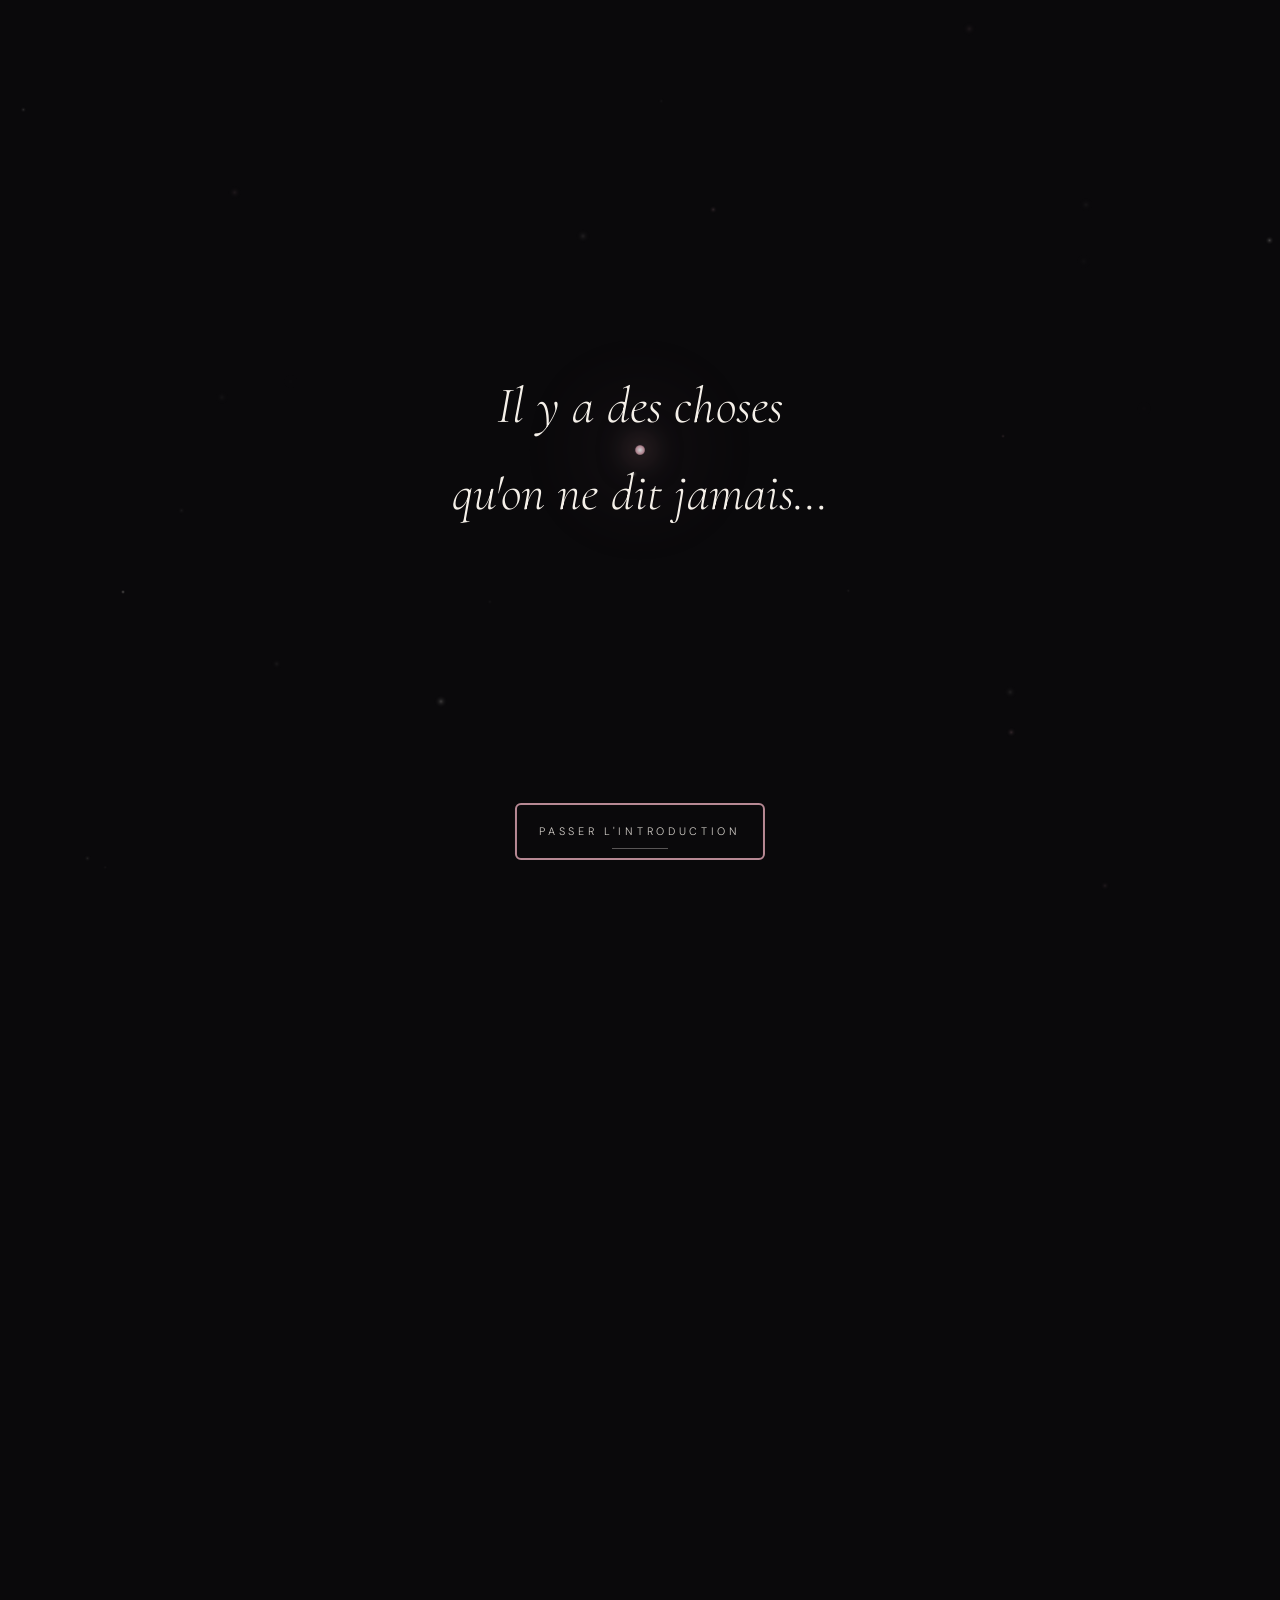
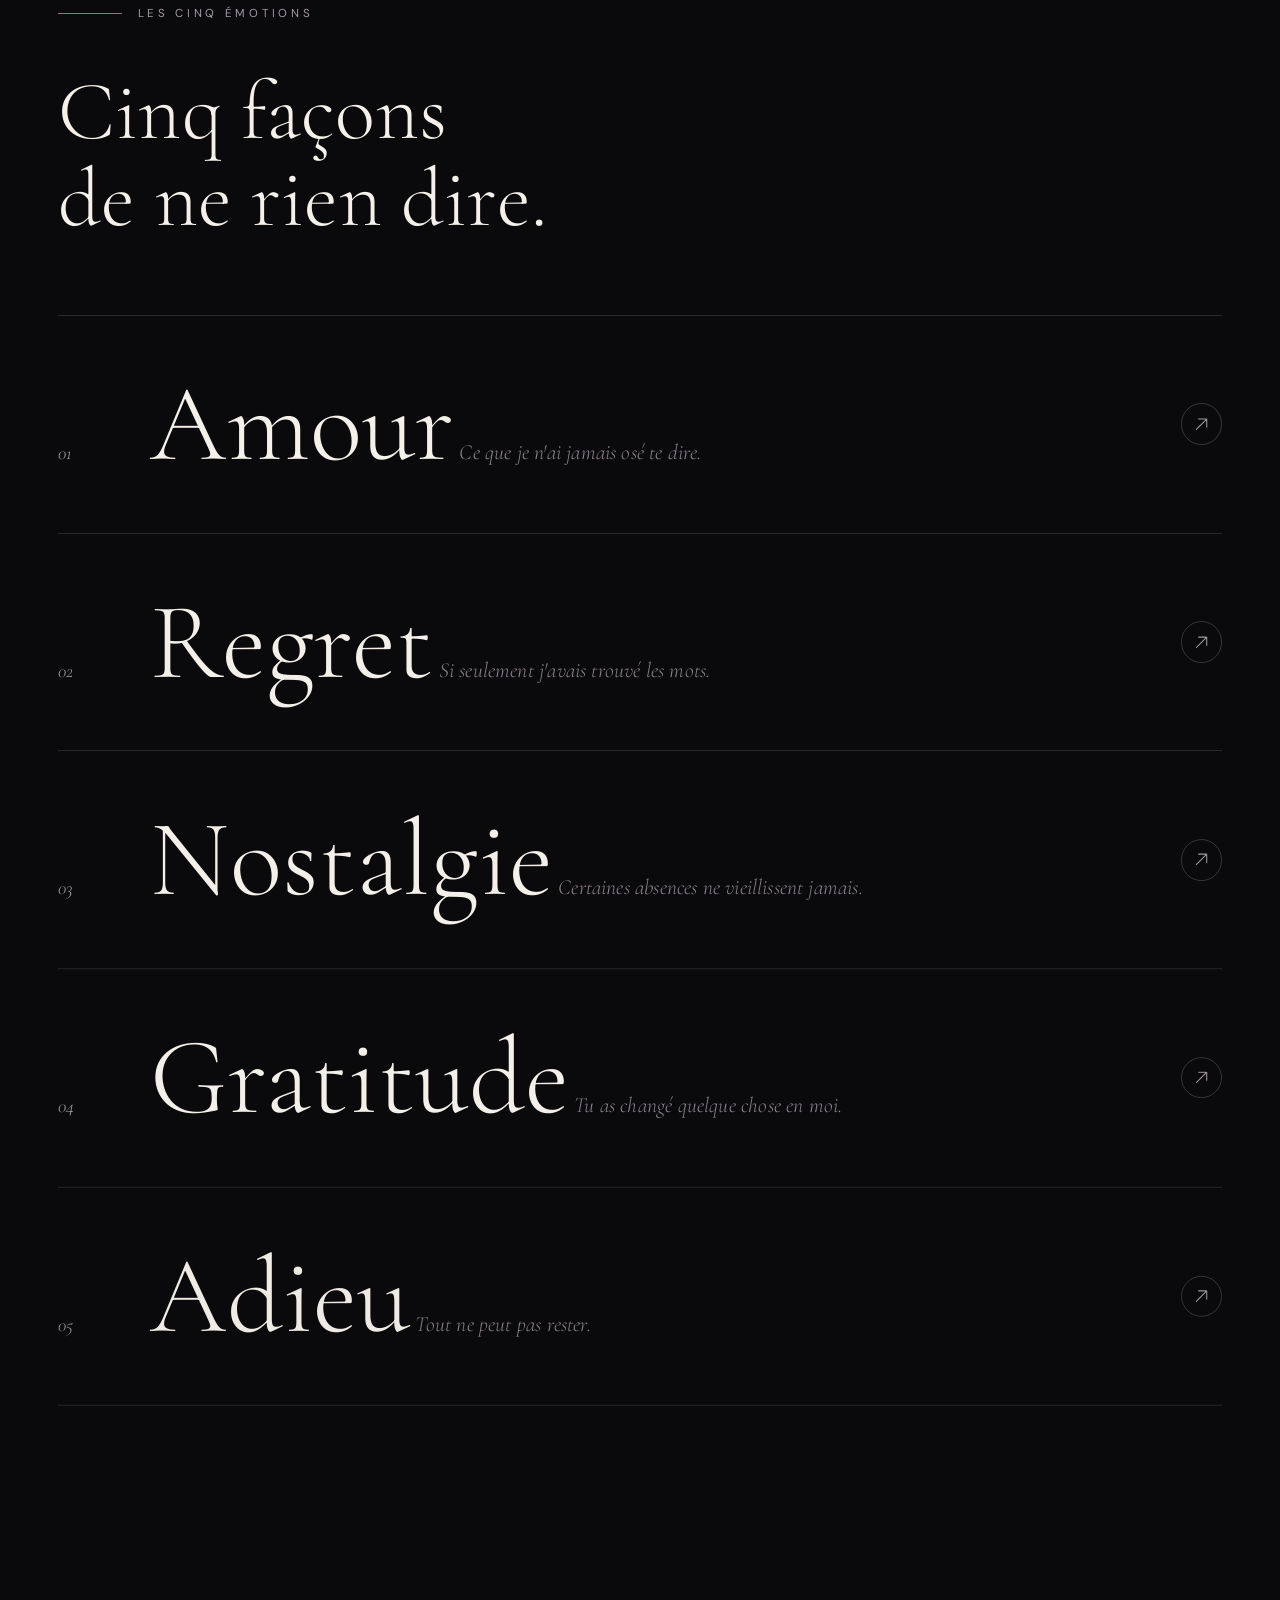
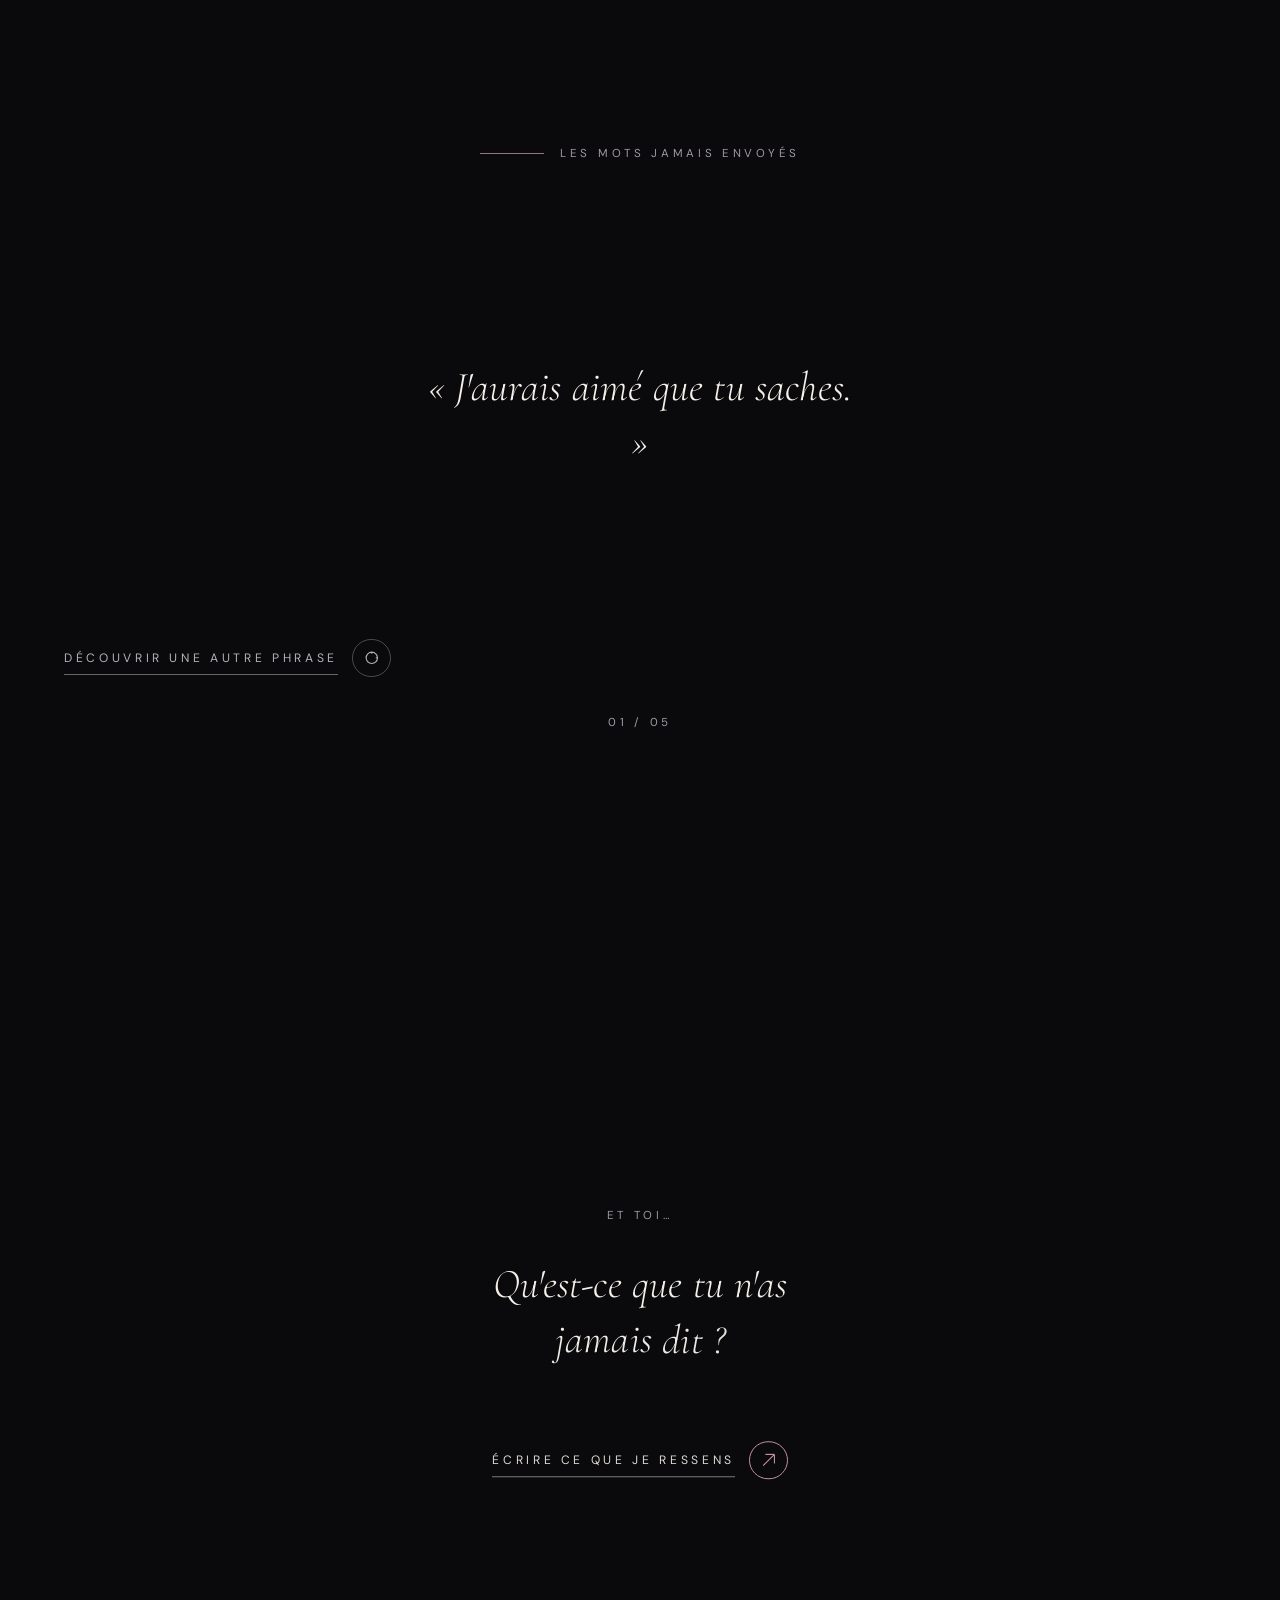
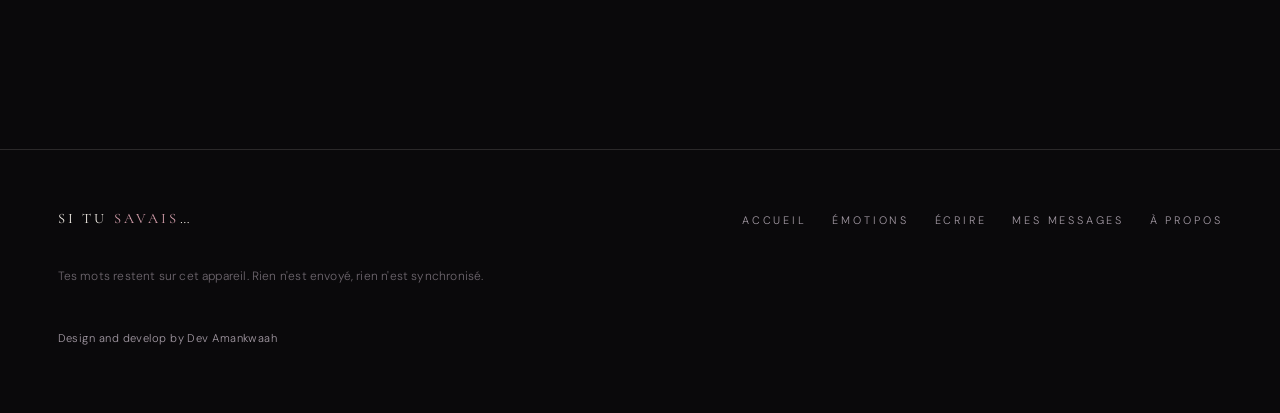
<file: index.html>
<!DOCTYPE html>
<html lang="fr" class="no-js">
<head>
  <meta charset="UTF-8">
  <meta name="viewport" content="width=device-width, initial-scale=1.0">
  <title>SI TU SAVAIS… — Il y a des choses que le cœur ressent</title>
  <meta name="description" content="Un espace intime pour exprimer les sentiments qu'on n'a jamais réussi à dire. Amour, regret, nostalgie, gratitude, adieu.">
  <link rel="icon" href="data:image/svg+xml,%3Csvg xmlns='http://www.w3.org/2000/svg' viewBox='0 0 32 32'%3E%3Ccircle cx='16' cy='16' r='5' fill='%23D6A0AD'/%3E%3C/svg%3E">

  <!-- Open Graph / Facebook -->
  <meta property="og:type" content="website">
  <meta property="og:url" content="https://emottion.vercel.app/">
  <meta property="og:title" content="SI TU SAVAIS… — Il y a des choses que le cœur ressent">
  <meta property="og:description" content="Un espace intime pour exprimer les sentiments qu'on n'a jamais réussi à dire. Amour, regret, nostalgie, gratitude, adieu.">
  <meta property="og:image" content="https://emottion.vercel.app/og-image.jpg">

  <!-- Twitter -->
  <meta property="twitter:card" content="summary_large_image">
  <meta property="twitter:url" content="https://emottion.vercel.app/">
  <meta property="twitter:title" content="SI TU SAVAIS… — Il y a des choses que le cœur ressent">
  <meta property="twitter:description" content="Un espace intime pour exprimer les sentiments qu'on n'a jamais réussi à dire. Amour, regret, nostalgie, gratitude, adieu.">
  <meta property="twitter:image" content="https://emottion.vercel.app/og-image.jpg">
  <link rel="preconnect" href="https://fonts.googleapis.com">
  <link rel="preconnect" href="https://fonts.gstatic.com" crossorigin>
  <link href="https://fonts.googleapis.com/css2?family=Cormorant+Garamond:ital,wght@0,300;0,400;0,500;1,300;1,400&family=DM+Sans:opsz,wght@9..40,300;9..40,400;9..40,500&display=swap" rel="stylesheet">
  <link rel="stylesheet" href="css/main.css">
  <script>document.documentElement.classList.remove('no-js');document.documentElement.classList.add('js');</script>
</head>
<body data-page="home" data-particle-density="24000">

  <a class="skip-link" href="#contenu">Aller au contenu</a>
  <canvas id="particles" aria-hidden="true"></canvas>
  <div class="aura" aria-hidden="true"></div>
  <div class="veil" id="veil" aria-hidden="true"></div>

  <!-- ===================== INTRODUCTION CINÉMATIQUE ===================== -->
  <div class="intro" id="intro" role="dialog" aria-label="Introduction cinématique">
    <div class="intro__panel intro__panel--top" aria-hidden="true"></div>
    <div class="intro__panel intro__panel--bottom" aria-hidden="true"></div>
    <canvas id="intro-particles" aria-hidden="true"></canvas>
    <div class="intro__stage">
      <div class="intro__core" aria-hidden="true"></div>

      <div class="intro__phrase intro__phrase--1">
        <p class="verse" aria-hidden="true">
          <span class="iline"><span>Il y a des choses</span></span>
          <span class="iline"><span>qu'on ne dit jamais…</span></span>
        </p>
      </div>

      <div class="intro__beam" aria-hidden="true"></div>
      <div class="intro__fragments" aria-hidden="true"></div>

      <div class="intro__title">
        <div class="glow" aria-hidden="true"></div>
        <p class="display-xxl intro-title-text" aria-hidden="true">
          <span class="tg"><span class="tg-in">SI&nbsp;</span></span><span class="tg"><span class="tg-in">TU&nbsp;</span></span><span class="tg"><span class="tg-in">SAVAIS<span class="accent">…</span></span></span>
        </p>
      </div>

      <p class="intro__phrase2 verse">Et si, cette fois, tu trouvais les mots&nbsp;?</p>
    </div>
    <button class="intro__skip" id="intro-skip" type="button">Passer l'introduction</button>
  </div>

  <!-- ===================== HEADER ===================== -->
  <header class="site-header">
    <a class="brand" href="index.html" data-nav="home">SI&nbsp;TU&nbsp;<em>SAVAIS</em>…</a>
    <nav class="nav-desktop" aria-label="Navigation principale">
      <ul class="nav-list">
        <li><a class="nav-link" href="index.html" data-nav="home">Accueil</a></li>
        <li><a class="nav-link" href="emotions.html" data-nav="emotions">Émotions</a></li>
        <li><a class="nav-link" href="ecrire.html" data-nav="ecrire">Écrire</a></li>
        <li><a class="nav-link" href="mes-messages.html" data-nav="messages">Mes messages</a></li>
        <li><a class="nav-link" href="a-propos.html" data-nav="about">À propos</a></li>
      </ul>
    </nav>
    <button class="nav-toggle" aria-expanded="false" aria-controls="menu-overlay" aria-label="Ouvrir le menu">
      <span></span><span></span>
    </button>
  </header>
  <div class="menu-overlay" id="menu-overlay">
    <ul class="menu-overlay__list">
      <li><a class="menu-overlay__link" href="index.html" data-nav="home"><span class="num">01</span>Accueil</a></li>
      <li><a class="menu-overlay__link" href="emotions.html" data-nav="emotions"><span class="num">02</span>Émotions</a></li>
      <li><a class="menu-overlay__link" href="ecrire.html" data-nav="ecrire"><span class="num">03</span>Écrire</a></li>
      <li><a class="menu-overlay__link" href="mes-messages.html" data-nav="messages"><span class="num">04</span>Mes messages</a></li>
      <li><a class="menu-overlay__link" href="a-propos.html" data-nav="about"><span class="num">05</span>À propos</a></li>
    </ul>
    <p class="menu-overlay__foot small-caps">Il y a des choses que le cœur ressent.</p>
  </div>

  <!-- ===================== CONTENU ===================== -->
  <main id="contenu">

    <!-- HERO -->
    <section class="hero shell" id="hero" aria-label="SI TU SAVAIS">
      <p class="hero__index">N°00 — une expérience</p>
      <p class="hero__meta small-caps">Les mots meurent avant d'être prononcés</p>
      <h1 class="display-xxl hero__title" aria-label="SI TU SAVAIS…">
        <span class="hrow" aria-hidden="true"><span class="hrow-in">SI&nbsp;TU</span></span>
        <span class="hrow indent" aria-hidden="true"><span class="hrow-in">SAVAIS<span class="accent">…</span></span></span>
      </h1>
      <div class="hero__sub">
        <p data-hero-line>Combien de choses nous gardons en nous.</p>
        <p data-hero-line><strong>Combien de mots meurent avant d'être prononcés.</strong></p>
      </div>
      <div class="btn-row" data-hero-cta>
        <a class="btn btn--primary" href="ecrire.html">
          <span class="btn-line">Libérer mes mots</span>
          <span class="btn-orb" aria-hidden="true"><svg viewBox="0 0 12 12" fill="none"><path d="M1 11L11 1M11 1H3M11 1V9" stroke="currentColor" stroke-width="1"/></svg></span>
        </a>
        <a class="btn btn--ghost" href="#emotions">
          <span class="btn-line">Explorer les émotions</span>
          <span class="btn-orb" aria-hidden="true"><svg viewBox="0 0 12 12" fill="none"><path d="M6 1V11M6 11L1.5 6.5M6 11L10.5 6.5" stroke="currentColor" stroke-width="1"/></svg></span>
        </a>
      </div>
      <p class="hero__scroll" aria-hidden="true">Défiler</p>
    </section>

    <!-- LE SILENCE -->
    <section class="silence" id="silence" aria-label="Le silence">
      <div class="silence__sticky">
        <div class="silence__frame">
          <div class="silence__p" data-silence-a>
            <span class="num">I.</span>
            <p class="verse" data-silence-line>Parfois, le silence dit tout.</p>
            <div class="silence__rule" aria-hidden="true"></div>
          </div>
          <div class="silence__p" data-silence-b>
            <span class="num">II.</span>
            <p class="verse" data-silence-line>Parfois, il cache ce que nous aurions dû dire.</p>
          </div>
        </div>
      </div>
    </section>

    <!-- LES CINQ ÉMOTIONS -->
    <section class="section shell" id="emotions" aria-label="Les cinq émotions">
      <div class="eyebrow"><span class="small-caps" data-reveal="fade">Les cinq émotions</span></div>
      <h2 class="display-lg" data-reveal="lines" style="margin-bottom:clamp(3rem,8vh,5.5rem)">Cinq façons<br>de ne rien dire.</h2>
      <div class="emotions-list">
        <a class="emotion-row" href="emotion-amour.html" style="--row-accent:#D6A0AD;--row-tint:rgba(214,160,173,.09);--rx:20%" data-reveal="fade">
          <span class="emotion-row__num">01</span>
          <span class="emotion-row__body">
            <span class="emotion-row__name">Amour</span>
            <span class="emotion-row__quote">Ce que je n'ai jamais osé te dire.</span>
          </span>
          <span class="emotion-row__arrow" aria-hidden="true"><svg viewBox="0 0 12 12" fill="none"><path d="M1 11L11 1M11 1H3M11 1V9" stroke="currentColor" stroke-width="1"/></svg></span>
        </a>
        <a class="emotion-row" href="emotion-regret.html" style="--row-accent:#C4697E;--row-tint:rgba(168,66,88,.10);--rx:70%" data-reveal="fade" data-reveal-delay="0.08">
          <span class="emotion-row__num">02</span>
          <span class="emotion-row__body">
            <span class="emotion-row__name">Regret</span>
            <span class="emotion-row__quote">Si seulement j'avais trouvé les mots.</span>
          </span>
          <span class="emotion-row__arrow" aria-hidden="true"><svg viewBox="0 0 12 12" fill="none"><path d="M1 11L11 1M11 1H3M11 1V9" stroke="currentColor" stroke-width="1"/></svg></span>
        </a>
        <a class="emotion-row" href="emotion-nostalgie.html" style="--row-accent:#B9AECC;--row-tint:rgba(185,174,204,.09);--rx:35%" data-reveal="fade" data-reveal-delay="0.16">
          <span class="emotion-row__num">03</span>
          <span class="emotion-row__body">
            <span class="emotion-row__name">Nostalgie</span>
            <span class="emotion-row__quote">Certaines absences ne vieillissent jamais.</span>
          </span>
          <span class="emotion-row__arrow" aria-hidden="true"><svg viewBox="0 0 12 12" fill="none"><path d="M1 11L11 1M11 1H3M11 1V9" stroke="currentColor" stroke-width="1"/></svg></span>
        </a>
        <a class="emotion-row" href="emotion-gratitude.html" style="--row-accent:#E4C99B;--row-tint:rgba(228,201,155,.09);--rx:65%" data-reveal="fade" data-reveal-delay="0.24">
          <span class="emotion-row__num">04</span>
          <span class="emotion-row__body">
            <span class="emotion-row__name">Gratitude</span>
            <span class="emotion-row__quote">Tu as changé quelque chose en moi.</span>
          </span>
          <span class="emotion-row__arrow" aria-hidden="true"><svg viewBox="0 0 12 12" fill="none"><path d="M1 11L11 1M11 1H3M11 1V9" stroke="currentColor" stroke-width="1"/></svg></span>
        </a>
        <a class="emotion-row" href="emotion-adieu.html" style="--row-accent:#A49AA5;--row-tint:rgba(164,154,165,.08);--rx:45%" data-reveal="fade" data-reveal-delay="0.32">
          <span class="emotion-row__num">05</span>
          <span class="emotion-row__body">
            <span class="emotion-row__name">Adieu</span>
            <span class="emotion-row__quote">Tout ne peut pas rester.</span>
          </span>
          <span class="emotion-row__arrow" aria-hidden="true"><svg viewBox="0 0 12 12" fill="none"><path d="M1 11L11 1M11 1H3M11 1V9" stroke="currentColor" stroke-width="1"/></svg></span>
        </a>
      </div>
    </section>

    <!-- LES MOTS JAMAIS ENVOYÉS -->
    <section class="unsent shell" id="mots" aria-label="Les mots jamais envoyés">
      <div class="eyebrow" style="justify-content:center"><span class="small-caps" data-reveal="fade">Les mots jamais envoyés</span></div>
      <div class="unsent__stage" data-unsent-stage>
        <div class="unsent__item is-active"><p class="verse">« J'aurais aimé que tu saches. »</p></div>
        <div class="unsent__item"><p class="verse">« Je ne t'en ai jamais voulu. »</p></div>
        <div class="unsent__item"><p class="verse">« Tu me manques plus que je ne le montre. »</p></div>
        <div class="unsent__item"><p class="verse">« Merci d'avoir été là quand personne ne l'était. »</p></div>
        <div class="unsent__item"><p class="verse">« Je crois que je n'ai jamais vraiment dit au revoir. »</p></div>
      </div>
      <button class="btn btn--ghost" type="button" data-unsent-next>
        <span class="btn-line">Découvrir une autre phrase</span>
        <span class="btn-orb" aria-hidden="true"><svg viewBox="0 0 12 12" fill="none"><path d="M1 6A5 5 0 0 1 11 6A5 5 0 0 1 1 6M6 1v1.5M11 6H9.5" stroke="currentColor" stroke-width="1"/></svg></span>
      </button>
      <p class="unsent__count small-caps" aria-live="polite"><span data-unsent-count>01</span>&nbsp;/&nbsp;05</p>
    </section>

    <!-- APPEL FINAL -->
    <section class="cta-final shell" id="appel">
      <p class="small-caps" data-reveal="fade" style="margin-bottom:2rem">Et toi…</p>
      <h2 class="verse" data-reveal="words">Qu'est-ce que tu n'as jamais dit&nbsp;?</h2>
      <div class="btn-row" data-reveal="fade" data-reveal-delay="0.25">
        <a class="btn btn--primary" href="ecrire.html">
          <span class="btn-line">Écrire ce que je ressens</span>
          <span class="btn-orb" aria-hidden="true"><svg viewBox="0 0 12 12" fill="none"><path d="M1 11L11 1M11 1H3M11 1V9" stroke="currentColor" stroke-width="1"/></svg></span>
        </a>
      </div>
    </section>
  </main>

  <!-- ===================== FOOTER ===================== -->
  <footer class="site-footer">
    <div class="shell footer-inner">
      <a class="brand" href="index.html">SI&nbsp;TU&nbsp;<em>SAVAIS</em>…</a>
      <nav aria-label="Navigation pied de page">
        <ul>
          <li><a href="index.html">Accueil</a></li>
          <li><a href="emotions.html">Émotions</a></li>
          <li><a href="ecrire.html">Écrire</a></li>
          <li><a href="mes-messages.html">Mes messages</a></li>
          <li><a href="a-propos.html">À propos</a></li>
        </ul>
      </nav>
      <p class="footer-note">Tes mots restent sur cet appareil. Rien n'est envoyé, rien n'est synchronisé.</p>
      <p class="footer-credit"><a href="https://amankwaah-prince.site/" target="_blank" rel="noopener noreferrer">Design and develop by Dev Amankwaah</a></p>
    </div>
  </footer>

  <script src="assets/vendor/gsap.min.js"></script>
  <script src="assets/vendor/ScrollTrigger.min.js"></script>
  <script src="assets/vendor/lenis.min.js"></script>
  <script src="js/motion.js"></script>
  <script src="js/particles.js"></script>
  <script src="js/cursor.js"></script>
  <script src="js/store.js"></script>
  <script src="js/app.js"></script>
  <script src="js/intro.js"></script>
  <script src="js/pages/home.js"></script>
</body>
</html>
</file>
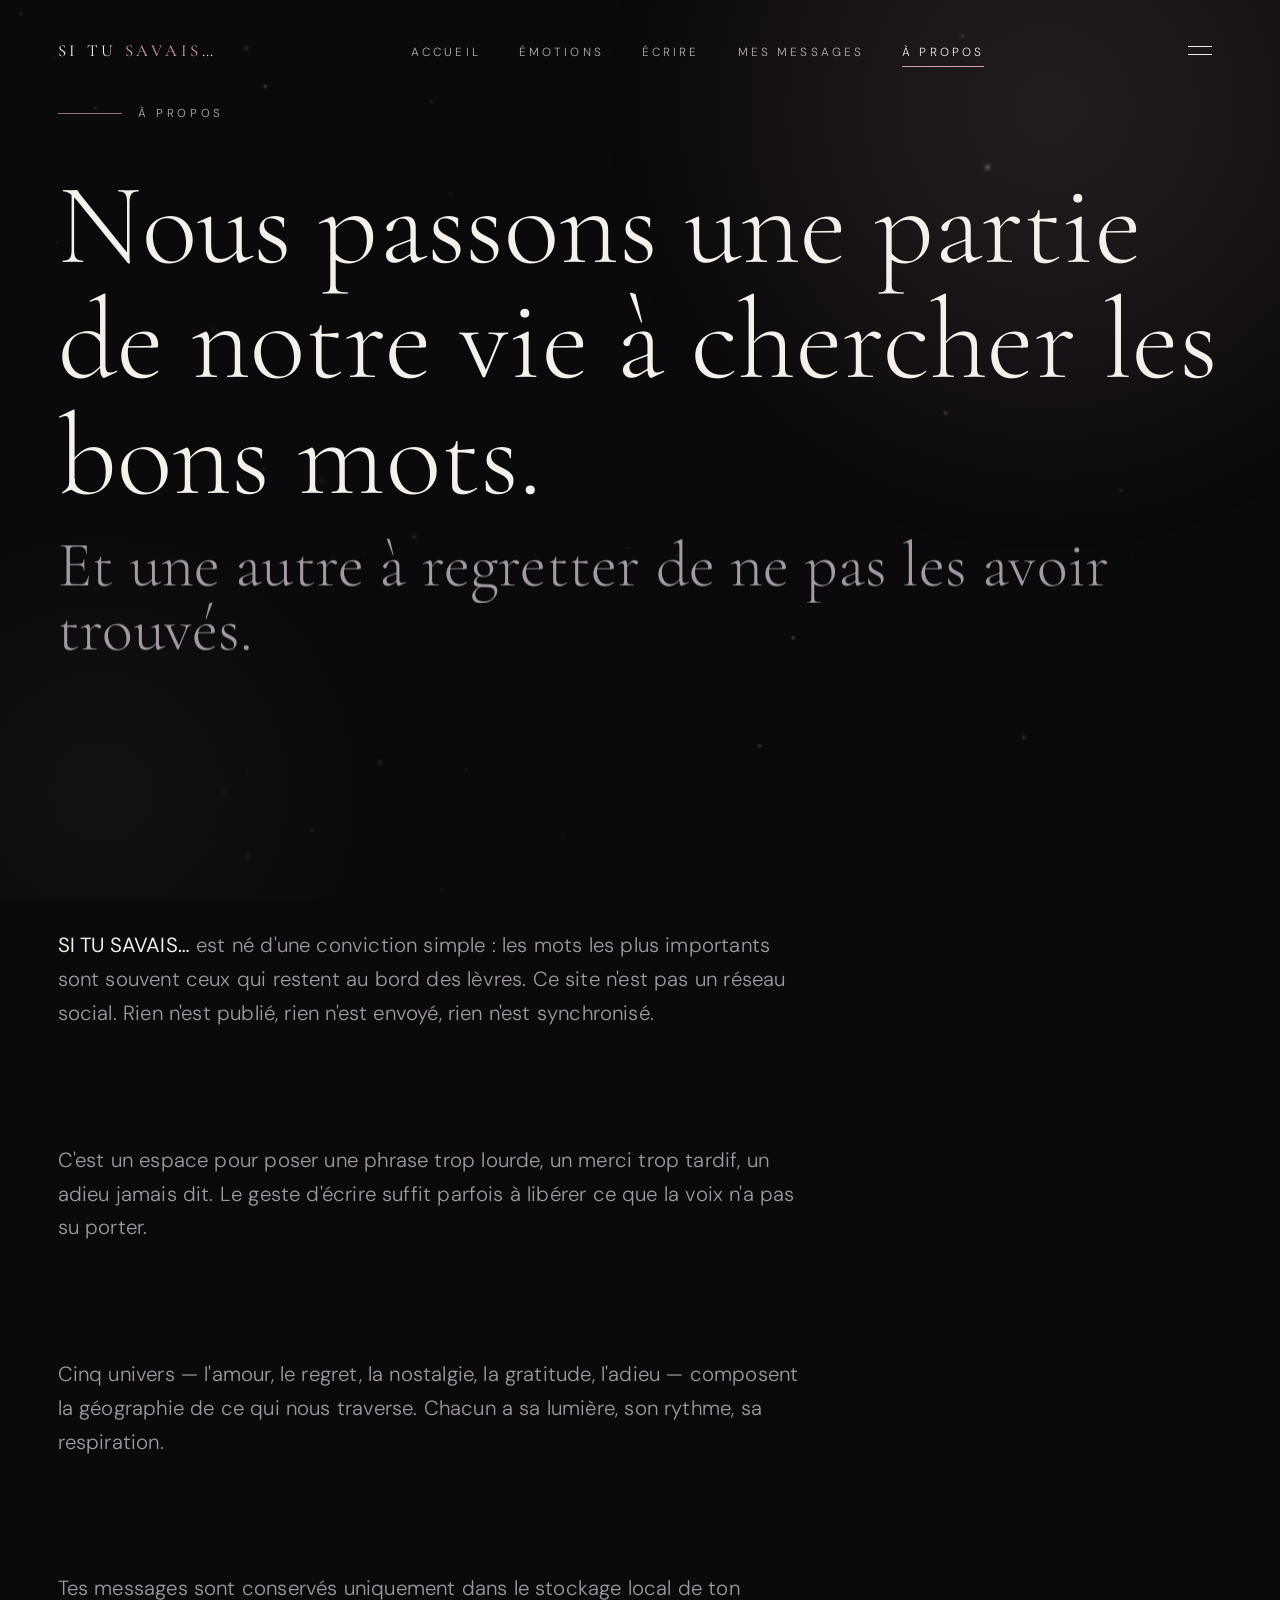
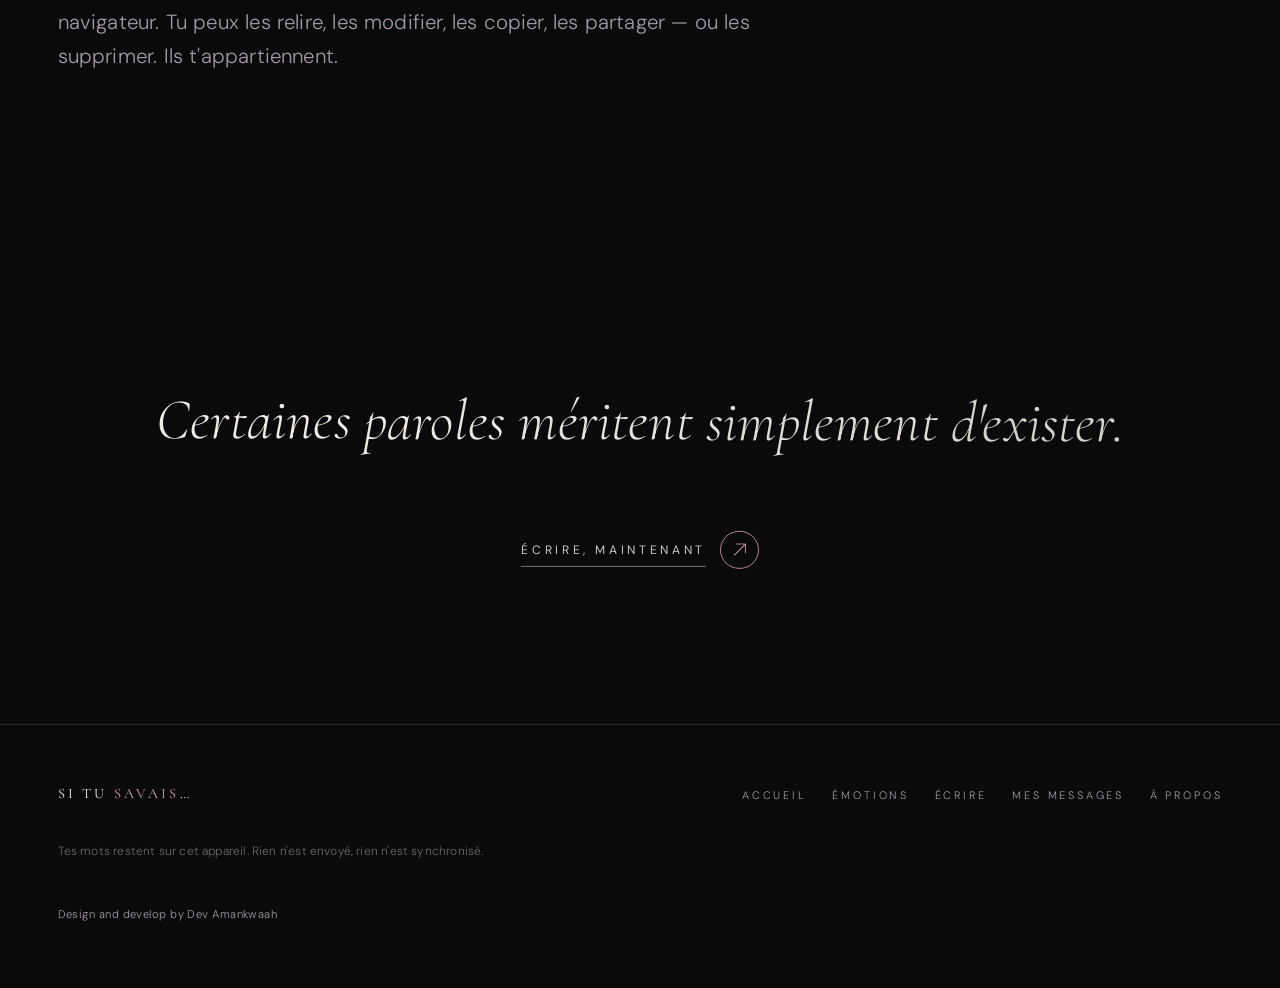
<file: a-propos.html>
<!DOCTYPE html>
<html lang="fr" class="no-js">
<head>
  <meta charset="UTF-8">
  <meta name="viewport" content="width=device-width, initial-scale=1.0">
  <title>À propos — SI TU SAVAIS…</title>
  <meta name="description" content="Pourquoi cet espace existe : certaines paroles méritent simplement d'exister.">
  <link rel="icon" href="data:image/svg+xml,%3Csvg xmlns='http://www.w3.org/2000/svg' viewBox='0 0 32 32'%3E%3Ccircle cx='16' cy='16' r='5' fill='#D6A0AD'/%3E%3C/svg%3E">

  <!-- Open Graph / Facebook -->
  <meta property="og:type" content="website">
  <meta property="og:url" content="https://emottion.vercel.app/a-propos">
  <meta property="og:title" content="À propos — SI TU SAVAIS…">
  <meta property="og:description" content="Pourquoi cet espace existe : certaines paroles méritent simplement d'exister.">
  <meta property="og:image" content="https://emottion.vercel.app/og-image.jpg">

  <!-- Twitter -->
  <meta property="twitter:card" content="summary_large_image">
  <meta property="twitter:url" content="https://emottion.vercel.app/a-propos">
  <meta property="twitter:title" content="À propos — SI TU SAVAIS…">
  <meta property="twitter:description" content="Pourquoi cet espace existe : certaines paroles méritent simplement d'exister.">
  <meta property="twitter:image" content="https://emottion.vercel.app/og-image.jpg">

  <link rel="preconnect" href="https://fonts.googleapis.com">
  <link rel="preconnect" href="https://fonts.gstatic.com" crossorigin>
  <link href="https://fonts.googleapis.com/css2?family=Cormorant+Garamond:ital,wght@0,300;0,400;0,500;1,300;1,400&family=DM+Sans:opsz,wght@9..40,300;9..40,400;9..40,500&display=swap" rel="stylesheet">
  <link rel="stylesheet" href="css/main.css">
  <script>document.documentElement.classList.remove('no-js');document.documentElement.classList.add('js');</script>
</head>
<body data-page="about" data-particle-density="28000">

  <a class="skip-link" href="#contenu">Aller au contenu</a>
  <canvas id="particles" aria-hidden="true"></canvas>
  <div class="aura" aria-hidden="true"></div>
  <div class="veil" id="veil" aria-hidden="true"></div>

  <header class="site-header">
    <a class="brand" href="index.html" data-nav="about">SI&nbsp;TU&nbsp;<em>SAVAIS</em>…</a>
    <nav class="nav-desktop" aria-label="Navigation principale">
      <ul class="nav-list">
        <li><a class="nav-link" href="index.html" data-nav="home">Accueil</a></li>
        <li><a class="nav-link" href="emotions.html" data-nav="emotions">Émotions</a></li>
        <li><a class="nav-link" href="ecrire.html" data-nav="ecrire">Écrire</a></li>
        <li><a class="nav-link" href="mes-messages.html" data-nav="messages">Mes messages</a></li>
        <li><a class="nav-link" href="a-propos.html" data-nav="about">À propos</a></li>
      </ul>
    </nav>
    <button class="nav-toggle" aria-expanded="false" aria-controls="menu-overlay" aria-label="Ouvrir le menu">
      <span></span><span></span>
    </button>
  </header>
  <div class="menu-overlay" id="menu-overlay">
    <ul class="menu-overlay__list">
      <li><a class="menu-overlay__link" href="index.html" data-nav="home"><span class="num">01</span>Accueil</a></li>
      <li><a class="menu-overlay__link" href="emotions.html" data-nav="emotions"><span class="num">02</span>Émotions</a></li>
      <li><a class="menu-overlay__link" href="ecrire.html" data-nav="ecrire"><span class="num">03</span>Écrire</a></li>
      <li><a class="menu-overlay__link" href="mes-messages.html" data-nav="messages"><span class="num">04</span>Mes messages</a></li>
      <li><a class="menu-overlay__link" href="a-propos.html" data-nav="about"><span class="num">05</span>À propos</a></li>
    </ul>
    <p class="menu-overlay__foot small-caps">Il y a des choses que le cœur ressent.</p>
  </div>

  <main id="contenu">

    <section class="about-opening shell" aria-label="À propos">
      <div class="eyebrow"><span class="small-caps" data-reveal="fade">À propos</span></div>
      <h1 class="display-xl" data-reveal="lines">Nous passons une partie de notre vie à chercher les bons mots.</h1>
      <h2 class="display-xl" style="color:var(--color-muted);font-size:clamp(1.9rem,5vw,4.2rem);margin-top:1.2rem" data-reveal="lines" data-reveal-delay="0.35">
        Et une autre à regretter de ne pas les avoir trouvés.
      </h2>
    </section>

    <section class="section shell" aria-label="Le concept">
      <div class="about-body">
        <p data-reveal="fade"><strong>SI TU SAVAIS…</strong> est né d'une conviction simple : les mots les plus importants sont souvent ceux qui restent au bord des lèvres. Ce site n'est pas un réseau social. Rien n'est publié, rien n'est envoyé, rien n'est synchronisé.</p>
        <p data-reveal="fade">C'est un espace pour poser une phrase trop lourde, un merci trop tardif, un adieu jamais dit. Le geste d'écrire suffit parfois à libérer ce que la voix n'a pas su porter.</p>
        <p data-reveal="fade">Cinq univers — l'amour, le regret, la nostalgie, la gratitude, l'adieu — composent la géographie de ce qui nous traverse. Chacun a sa lumière, son rythme, sa respiration.</p>
        <p data-reveal="fade" class="meta">Tes messages sont conservés uniquement dans le stockage local de ton navigateur. Tu peux les relire, les modifier, les copier, les partager — ou les supprimer. Ils t'appartiennent.</p>
      </div>
    </section>

    <section class="about-close shell" aria-label="Conclusion">
      <p class="verse" data-reveal="words" style="font-size:clamp(1.8rem,4.5vw,3.6rem)">Certaines paroles méritent simplement d'exister.</p>
      <div class="btn-row" data-reveal="fade" data-reveal-delay="0.3" style="justify-content:center;margin-top:3rem">
        <a class="btn btn--primary" href="ecrire.html">
          <span class="btn-line">Écrire, maintenant</span>
          <span class="btn-orb" aria-hidden="true"><svg viewBox="0 0 12 12" fill="none"><path d="M1 11L11 1M11 1H3M11 1V9" stroke="currentColor" stroke-width="1"/></svg></span>
        </a>
      </div>
    </section>
  </main>


  <footer class="site-footer">
    <div class="shell footer-inner">
      <a class="brand" href="index.html">SI&nbsp;TU&nbsp;<em>SAVAIS</em>…</a>
      <nav aria-label="Navigation pied de page">
        <ul>
          <li><a href="index.html">Accueil</a></li>
          <li><a href="emotions.html">Émotions</a></li>
          <li><a href="ecrire.html">Écrire</a></li>
          <li><a href="mes-messages.html">Mes messages</a></li>
          <li><a href="a-propos.html">À propos</a></li>
        </ul>
      </nav>
      <p class="footer-note">Tes mots restent sur cet appareil. Rien n'est envoyé, rien n'est synchronisé.</p>
      <p class="footer-credit"><a href="https://amankwaah-prince.site/" target="_blank" rel="noopener noreferrer">Design and develop by Dev Amankwaah</a></p>
    </div>
  </footer>
  <script src="assets/vendor/gsap.min.js"></script>
  <script src="assets/vendor/ScrollTrigger.min.js"></script>
  <script src="assets/vendor/lenis.min.js"></script>
  <script src="js/motion.js"></script>
  <script src="js/particles.js"></script>
  <script src="js/cursor.js"></script>
  <script src="js/store.js"></script>
  <script src="js/app.js"></script>
</body>
</html>
</file>
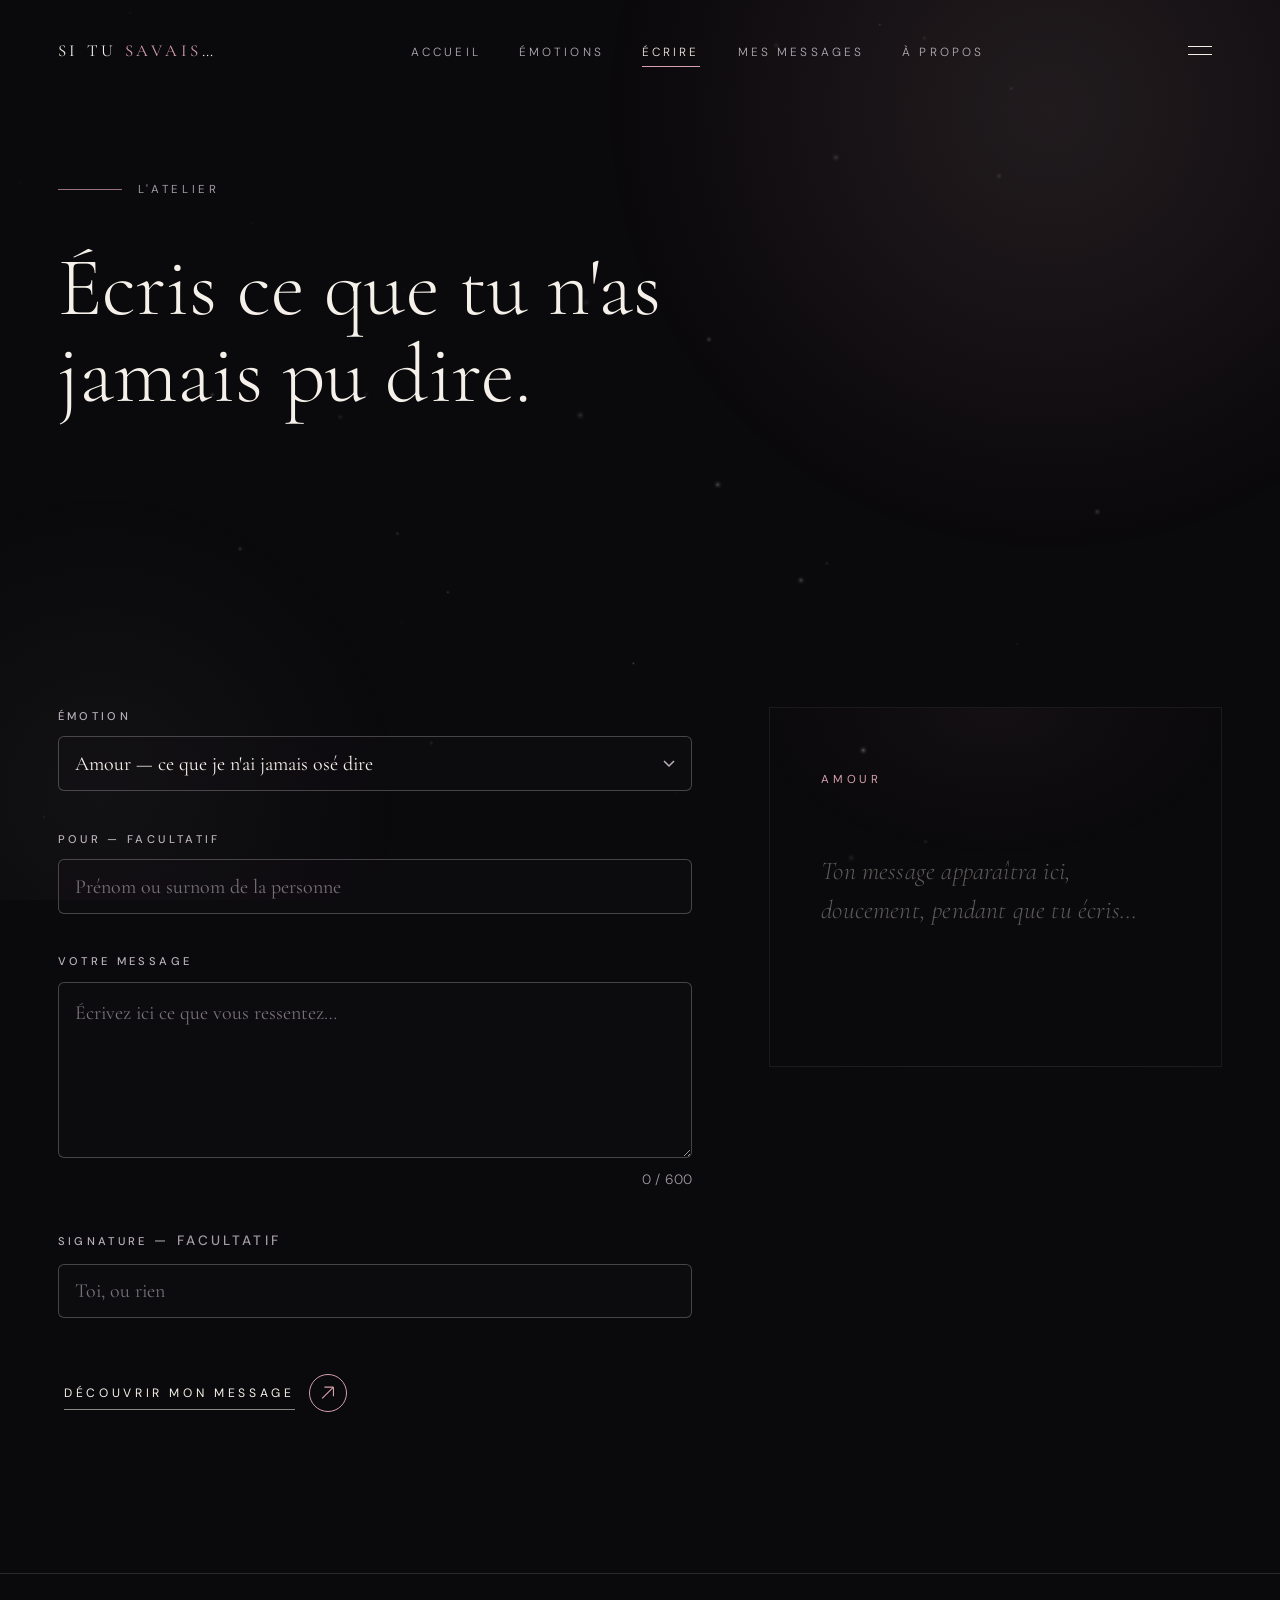
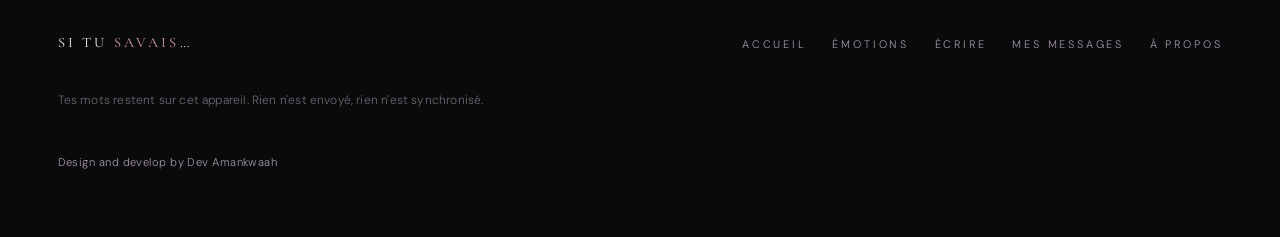
<file: ecrire.html>
<!DOCTYPE html>
<html lang="fr" class="no-js">
<head>
  <meta charset="UTF-8">
  <meta name="viewport" content="width=device-width, initial-scale=1.0">
  <title>Écrire — SI TU SAVAIS…</title>
  <meta name="description" content="Écris ce que tu n'as jamais pu dire. Un espace intime, local, sans envoi.">
  <link rel="icon" href="data:image/svg+xml,%3Csvg xmlns='http://www.w3.org/2000/svg' viewBox='0 0 32 32'%3E%3Ccircle cx='16' cy='16' r='5' fill='#D6A0AD'/%3E%3C/svg%3E">

  <!-- Open Graph / Facebook -->
  <meta property="og:type" content="website">
  <meta property="og:url" content="https://emottion.vercel.app/ecrire">
  <meta property="og:title" content="Écrire — SI TU SAVAIS…">
  <meta property="og:description" content="Écris ce que tu n'as jamais pu dire. Un espace intime, local, sans envoi.">
  <meta property="og:image" content="https://emottion.vercel.app/og-image.jpg">

  <!-- Twitter -->
  <meta property="twitter:card" content="summary_large_image">
  <meta property="twitter:url" content="https://emottion.vercel.app/ecrire">
  <meta property="twitter:title" content="Écrire — SI TU SAVAIS…">
  <meta property="twitter:description" content="Écris ce que tu n'as jamais pu dire. Un espace intime, local, sans envoi.">
  <meta property="twitter:image" content="https://emottion.vercel.app/og-image.jpg">

  <link rel="preconnect" href="https://fonts.googleapis.com">
  <link rel="preconnect" href="https://fonts.gstatic.com" crossorigin>
  <link href="https://fonts.googleapis.com/css2?family=Cormorant+Garamond:ital,wght@0,300;0,400;0,500;1,300;1,400&family=DM+Sans:opsz,wght@9..40,300;9..40,400;9..40,500&display=swap" rel="stylesheet">
  <link rel="stylesheet" href="css/main.css">
  <script>document.documentElement.classList.remove('no-js');document.documentElement.classList.add('js');</script>
</head>
<body data-page="ecrire" data-particle-density="32000">

  <a class="skip-link" href="#contenu">Aller au contenu</a>
  <canvas id="particles" aria-hidden="true"></canvas>
  <div class="aura" aria-hidden="true"></div>
  <div class="veil" id="veil" aria-hidden="true"></div>

  <header class="site-header">
    <a class="brand" href="index.html" data-nav="ecrire">SI&nbsp;TU&nbsp;<em>SAVAIS</em>…</a>
    <nav class="nav-desktop" aria-label="Navigation principale">
      <ul class="nav-list">
        <li><a class="nav-link" href="index.html" data-nav="home">Accueil</a></li>
        <li><a class="nav-link" href="emotions.html" data-nav="emotions">Émotions</a></li>
        <li><a class="nav-link" href="ecrire.html" data-nav="ecrire">Écrire</a></li>
        <li><a class="nav-link" href="mes-messages.html" data-nav="messages">Mes messages</a></li>
        <li><a class="nav-link" href="a-propos.html" data-nav="about">À propos</a></li>
      </ul>
    </nav>
    <button class="nav-toggle" aria-expanded="false" aria-controls="menu-overlay" aria-label="Ouvrir le menu">
      <span></span><span></span>
    </button>
  </header>
  <div class="menu-overlay" id="menu-overlay">
    <ul class="menu-overlay__list">
      <li><a class="menu-overlay__link" href="index.html" data-nav="home"><span class="num">01</span>Accueil</a></li>
      <li><a class="menu-overlay__link" href="emotions.html" data-nav="emotions"><span class="num">02</span>Émotions</a></li>
      <li><a class="menu-overlay__link" href="ecrire.html" data-nav="ecrire"><span class="num">03</span>Écrire</a></li>
      <li><a class="menu-overlay__link" href="mes-messages.html" data-nav="messages"><span class="num">04</span>Mes messages</a></li>
      <li><a class="menu-overlay__link" href="a-propos.html" data-nav="about"><span class="num">05</span>À propos</a></li>
    </ul>
    <p class="menu-overlay__foot small-caps">Il y a des choses que le cœur ressent.</p>
  </div>

  <main id="contenu">

    <section class="section shell" style="padding-top:clamp(9rem,20vh,13rem)" aria-label="L'atelier">
      <div class="eyebrow"><span class="small-caps" data-reveal="fade">L'atelier</span></div>
      <h1 class="display-lg" data-reveal="lines" style="max-width:16ch">Écris ce que tu n'as jamais pu dire.</h1>
    </section>

    <section class="section shell" aria-label="Rédaction">
      <div class="editor-grid">
        <form id="editor-form" novalidate>
          <div class="field">
            <label for="f-emotion">Émotion</label>
            <select id="f-emotion" name="emotion" required>
              <option value="amour">Amour — ce que je n'ai jamais osé dire</option>
              <option value="regret">Regret — ce que j'aurais voulu prononcer</option>
              <option value="nostalgie">Nostalgie — ce qui me manque</option>
              <option value="gratitude">Gratitude — le merci oublié</option>
              <option value="adieu">Adieu — ce que je dois laisser partir</option>
            </select>
          </div>

          <div class="field">
            <label for="f-to">Pour — facultatif</label>
            <input type="text" id="f-to" name="to" maxlength="80" autocomplete="off" placeholder="Prénom ou surnom de la personne">
          </div>

          <div class="field">
            <label for="f-message">Votre message</label>
            <textarea id="f-message" name="message" maxlength="600" required
              placeholder="Écrivez ici ce que vous ressentez…"></textarea>
            <div class="field__hint">
              <p class="field__error" id="f-message-error" role="alert"></p>
              <span class="meta"><span id="f-count">0</span> / 600</span>
            </div>
          </div>

          <div class="field">
            <label for="f-signature">Signature <span class="meta">— facultatif</span></label>
            <input type="text" id="f-signature" name="signature" maxlength="80" autocomplete="off" placeholder="Toi, ou rien">
          </div>

          <button class="btn btn--primary" type="submit" id="f-submit">
            <span class="btn-line">Découvrir mon message</span>
            <span class="btn-orb" aria-hidden="true"><svg viewBox="0 0 12 12" fill="none"><path d="M1 11L11 1M11 1H3M11 1V9" stroke="currentColor" stroke-width="1"/></svg></span>
          </button>
        </form>

        <aside class="preview" aria-label="Aperçu du message">
          <div class="preview__stage">
            <p class="small-caps" id="preview-emotion">Amour</p>
            <p class="preview__msg" id="preview-msg"><span class="preview__placeholder">Ton message apparaîtra ici, doucement, pendant que tu écris…</span></p>
            <p class="preview__sign" id="preview-sign"></p>
          </div>
        </aside>
      </div>
    </section>
  </main>

    <!-- Scène de révélation (hors de <main> pour couvrir header et footer) -->
    <div class="reveal-scene" id="reveal-scene" role="dialog" aria-modal="true" aria-label="Ton message">
      <div class="reveal-scene__body">
        <p class="small-caps reveal-scene__emotion" id="reveal-emotion">Amour</p>
        <p class="reveal-scene__msg" id="reveal-msg"></p>
        <p class="reveal-scene__meta" id="reveal-meta"></p>
      </div>
      <div class="reveal-scene__actions" id="reveal-actions">
        <button class="btn btn--primary" type="button" data-act="copy">
          <span class="btn-line">Copier</span>
        </button>
        <button class="btn btn--ghost" type="button" data-act="share">
          <span class="btn-line">Partager</span>
        </button>
        <button class="btn btn--ghost" type="button" data-act="save">
          <span class="btn-line">Enregistrer</span>
        </button>
        <button class="btn btn--ghost" type="button" data-act="edit">
          <span class="btn-line">Modifier</span>
        </button>
        <button class="btn btn--ghost" type="button" data-act="restart">
          <span class="btn-line">Recommencer</span>
        </button>
      </div>
    </div>

  <footer class="site-footer">
    <div class="shell footer-inner">
      <a class="brand" href="index.html">SI&nbsp;TU&nbsp;<em>SAVAIS</em>…</a>
      <nav aria-label="Navigation pied de page">
        <ul>
          <li><a href="index.html">Accueil</a></li>
          <li><a href="emotions.html">Émotions</a></li>
          <li><a href="ecrire.html">Écrire</a></li>
          <li><a href="mes-messages.html">Mes messages</a></li>
          <li><a href="a-propos.html">À propos</a></li>
        </ul>
      </nav>
      <p class="footer-note">Tes mots restent sur cet appareil. Rien n'est envoyé, rien n'est synchronisé.</p>
      <p class="footer-credit"><a href="https://amankwaah-prince.site/" target="_blank" rel="noopener noreferrer">Design and develop by Dev Amankwaah</a></p>
    </div>
  </footer>
  <script src="assets/vendor/gsap.min.js"></script>
  <script src="assets/vendor/ScrollTrigger.min.js"></script>
  <script src="assets/vendor/lenis.min.js"></script>
  <script src="js/motion.js"></script>
  <script src="js/particles.js"></script>
  <script src="js/cursor.js"></script>
  <script src="js/store.js"></script>
  <script src="js/app.js"></script>
  <script src="js/pages/ecrire.js"></script>
</body>
</html>
</file>
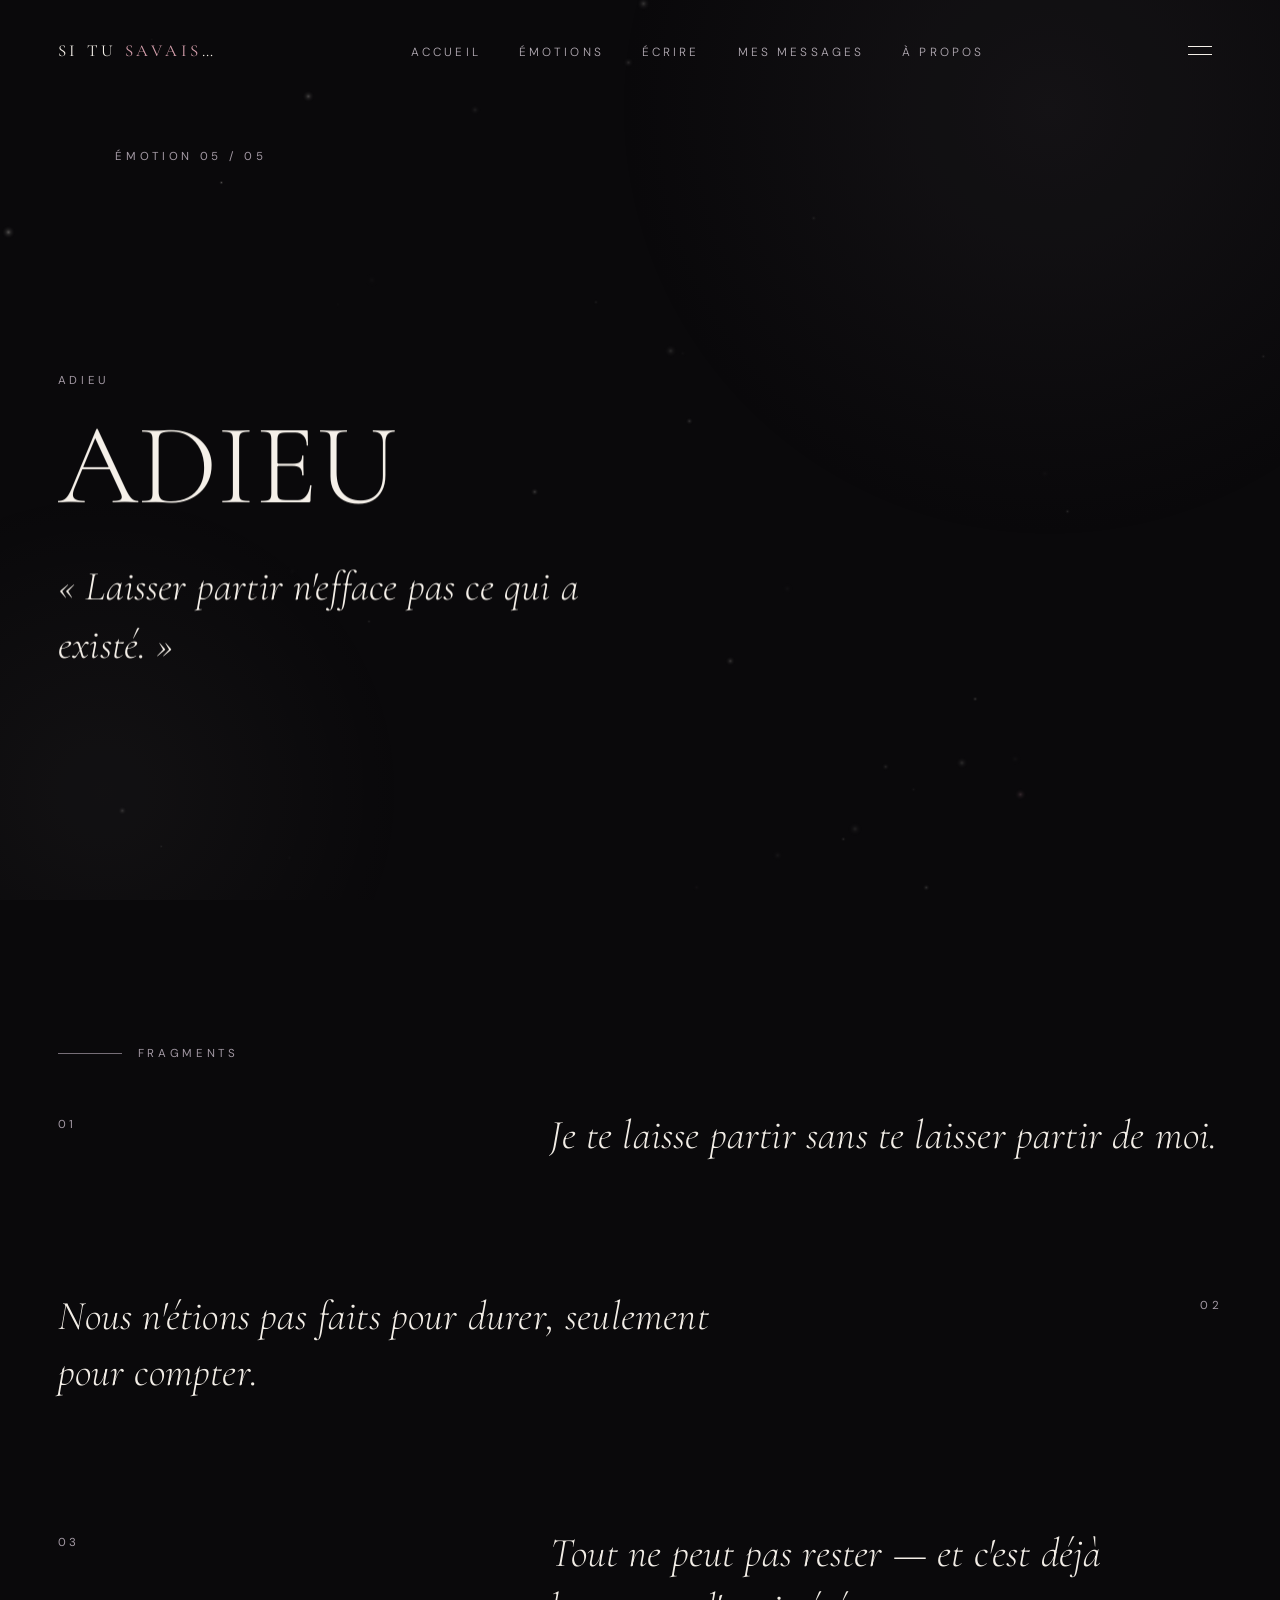
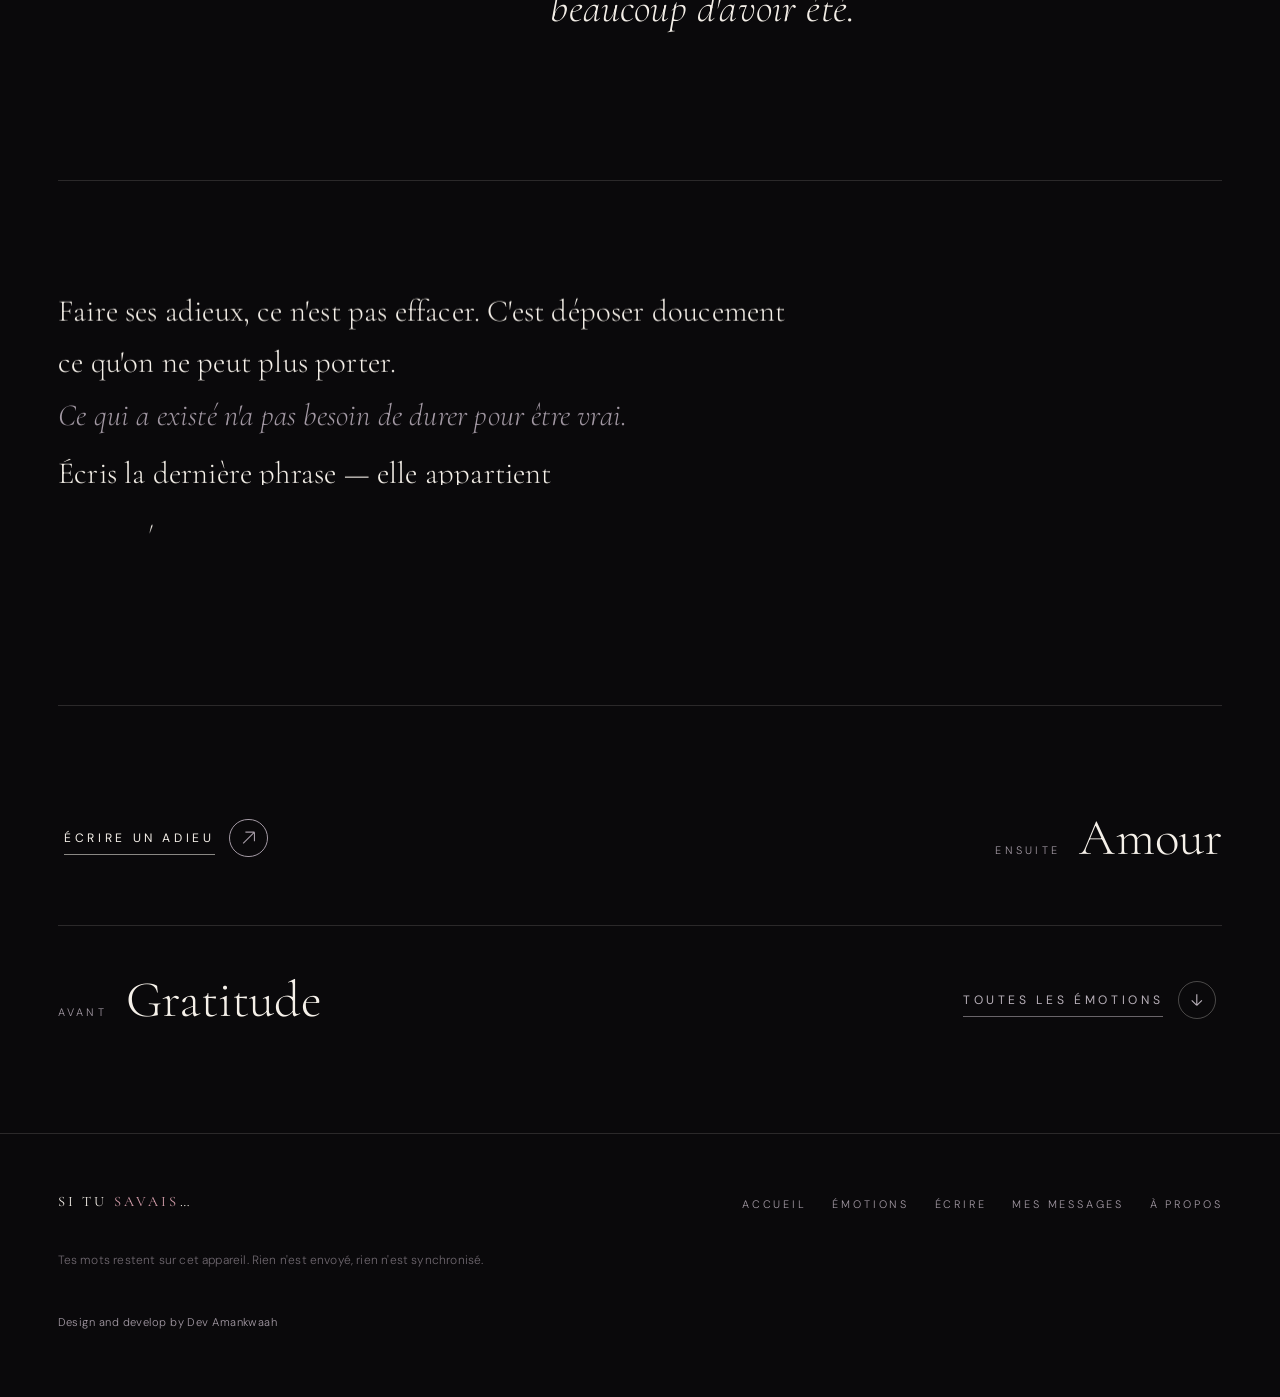
<file: emotion-adieu.html>
<!DOCTYPE html>
<html lang="fr" class="no-js">
<head>
  <meta charset="UTF-8">
  <meta name="viewport" content="width=device-width, initial-scale=1.0">
  <title>Adieu — SI TU SAVAIS…</title>
  <meta name="description" content="Tout ne peut pas rester. L'univers Adieu de SI TU SAVAIS…">
  <link rel="icon" href="data:image/svg+xml,%3Csvg xmlns='http://www.w3.org/2000/svg' viewBox='0 0 32 32'%3E%3Ccircle cx='16' cy='16' r='5' fill='#A49AA5'/%3E%3C/svg%3E">

  <!-- Open Graph / Facebook -->
  <meta property="og:type" content="website">
  <meta property="og:url" content="https://emottion.vercel.app/emotion-adieu">
  <meta property="og:title" content="Adieu — SI TU SAVAIS…">
  <meta property="og:description" content="Tout ne peut pas rester. L'univers Adieu de SI TU SAVAIS…">
  <meta property="og:image" content="https://emottion.vercel.app/og-image.jpg">

  <!-- Twitter -->
  <meta property="twitter:card" content="summary_large_image">
  <meta property="twitter:url" content="https://emottion.vercel.app/emotion-adieu">
  <meta property="twitter:title" content="Adieu — SI TU SAVAIS…">
  <meta property="twitter:description" content="Tout ne peut pas rester. L'univers Adieu de SI TU SAVAIS…">
  <meta property="twitter:image" content="https://emottion.vercel.app/og-image.jpg">

  <link rel="preconnect" href="https://fonts.googleapis.com">
  <link rel="preconnect" href="https://fonts.gstatic.com" crossorigin>
  <link href="https://fonts.googleapis.com/css2?family=Cormorant+Garamond:ital,wght@0,300;0,400;0,500;1,300;1,400&family=DM+Sans:opsz,wght@9..40,300;9..40,400;9..40,500&display=swap" rel="stylesheet">
  <link rel="stylesheet" href="css/main.css">
  <script>document.documentElement.classList.remove('no-js');document.documentElement.classList.add('js');</script>
</head>
<body data-page="emotion" data-emotion="adieu" data-particle-density="30000">

  <a class="skip-link" href="#contenu">Aller au contenu</a>
  <canvas id="particles" aria-hidden="true"></canvas>
  <div class="aura" aria-hidden="true"></div>
  <div class="veil" id="veil" aria-hidden="true"></div>

  <header class="site-header">
    <a class="brand" href="index.html" data-nav="emotions">SI&nbsp;TU&nbsp;<em>SAVAIS</em>…</a>
    <nav class="nav-desktop" aria-label="Navigation principale">
      <ul class="nav-list">
        <li><a class="nav-link" href="index.html" data-nav="home">Accueil</a></li>
        <li><a class="nav-link" href="emotions.html" data-nav="emotions">Émotions</a></li>
        <li><a class="nav-link" href="ecrire.html" data-nav="ecrire">Écrire</a></li>
        <li><a class="nav-link" href="mes-messages.html" data-nav="messages">Mes messages</a></li>
        <li><a class="nav-link" href="a-propos.html" data-nav="about">À propos</a></li>
      </ul>
    </nav>
    <button class="nav-toggle" aria-expanded="false" aria-controls="menu-overlay" aria-label="Ouvrir le menu">
      <span></span><span></span>
    </button>
  </header>
  <div class="menu-overlay" id="menu-overlay">
    <ul class="menu-overlay__list">
      <li><a class="menu-overlay__link" href="index.html" data-nav="home"><span class="num">01</span>Accueil</a></li>
      <li><a class="menu-overlay__link" href="emotions.html" data-nav="emotions"><span class="num">02</span>Émotions</a></li>
      <li><a class="menu-overlay__link" href="ecrire.html" data-nav="ecrire"><span class="num">03</span>Écrire</a></li>
      <li><a class="menu-overlay__link" href="mes-messages.html" data-nav="messages"><span class="num">04</span>Mes messages</a></li>
      <li><a class="menu-overlay__link" href="a-propos.html" data-nav="about"><span class="num">05</span>À propos</a></li>
    </ul>
    <p class="menu-overlay__foot small-caps">Il y a des choses que le cœur ressent.</p>
  </div>

  <main id="contenu">

    <section class="emotion-hero shell" aria-label="Adieu">
      <p class="emotion-hero__num small-caps">Émotion 05 / 05</p>

      <div class="emotion-hero__center">
        <p class="small-caps">Adieu</p>
        <h1 class="display-xl emotion-hero__name">
          <span class="hrow"><span class="hrow-in">ADIEU</span></span>
        </h1>
        <p class="verse emotion-hero__phrase">« Laisser partir n'efface pas ce qui a existé. »</p>
      </div>
      <p class="emotion-hero__hint" aria-hidden="true">Descendre doucement</p>
    </section>

    <section class="section shell" aria-label="Fragments">
      <div class="eyebrow"><span class="small-caps" data-reveal="fade">Fragments</span></div>
      <div class="fragments">
        <div class="fragment">
          <span class="fragment__num small-caps">01</span>
          <div class="fragment__text"><p class="verse" data-reveal="fade">Je te laisse partir sans te laisser partir de moi.</p></div>
        </div>
        <div class="fragment fragment--right">
          <span class="fragment__num small-caps">02</span>
          <div class="fragment__text"><p class="verse" data-reveal="fade">Nous n'étions pas faits pour durer, seulement pour compter.</p></div>
        </div>
        <div class="fragment">
          <span class="fragment__num small-caps">03</span>
          <div class="fragment__text"><p class="verse" data-reveal="fade">Tout ne peut pas rester — et c'est déjà beaucoup d'avoir été.</p></div>
        </div>
      </div>
    </section>

    <section class="section shell emotion-narration" aria-label="Narration">
      <p class="narration" data-reveal="lines">Faire ses adieux, ce n'est pas effacer. C'est déposer doucement ce qu'on ne peut plus porter. <em>Ce qui a existé n'a pas besoin de durer pour être vrai.</em> Écris la dernière phrase — elle appartient au passé.</p>
    </section>

    <section class="section shell emotion-next" aria-label="Écrire et continuer">
      <div class="emotion-next__row">
        <a class="btn btn--primary" href="ecrire.html?emotion=adieu">
          <span class="btn-line">Écrire un adieu</span>
          <span class="btn-orb" aria-hidden="true"><svg viewBox="0 0 12 12" fill="none"><path d="M1 11L11 1M11 1H3M11 1V9" stroke="currentColor" stroke-width="1"/></svg></span>
        </a>
        <a class="next-link" href="emotion-amour.html">
          <span class="label">Ensuite</span>
          <span class="target">Amour</span>
        </a>
      </div>
      <div class="emotion-next__row hairline-x" style="padding-top:2rem">
        <a class="next-link" href="emotion-gratitude.html">
          <span class="label">Avant</span>
          <span class="target">Gratitude</span>
        </a>
        <a class="btn btn--ghost" href="emotions.html">
          <span class="btn-line">Toutes les émotions</span>
          <span class="btn-orb" aria-hidden="true"><svg viewBox="0 0 12 12" fill="none"><path d="M6 1V11M6 11L1.5 6.5M6 11L10.5 6.5" stroke="currentColor" stroke-width="1"/></svg></span>
        </a>
      </div>
    </section>
  </main>


  <footer class="site-footer">
    <div class="shell footer-inner">
      <a class="brand" href="index.html">SI&nbsp;TU&nbsp;<em>SAVAIS</em>…</a>
      <nav aria-label="Navigation pied de page">
        <ul>
          <li><a href="index.html">Accueil</a></li>
          <li><a href="emotions.html">Émotions</a></li>
          <li><a href="ecrire.html">Écrire</a></li>
          <li><a href="mes-messages.html">Mes messages</a></li>
          <li><a href="a-propos.html">À propos</a></li>
        </ul>
      </nav>
      <p class="footer-note">Tes mots restent sur cet appareil. Rien n'est envoyé, rien n'est synchronisé.</p>
      <p class="footer-credit"><a href="https://amankwaah-prince.site/" target="_blank" rel="noopener noreferrer">Design and develop by Dev Amankwaah</a></p>
    </div>
  </footer>
  <script src="assets/vendor/gsap.min.js"></script>
  <script src="assets/vendor/ScrollTrigger.min.js"></script>
  <script src="assets/vendor/lenis.min.js"></script>
  <script src="js/motion.js"></script>
  <script src="js/particles.js"></script>
  <script src="js/cursor.js"></script>
  <script src="js/store.js"></script>
  <script src="js/app.js"></script>
  <script src="js/pages/emotion.js"></script>
</body>
</html>
</file>
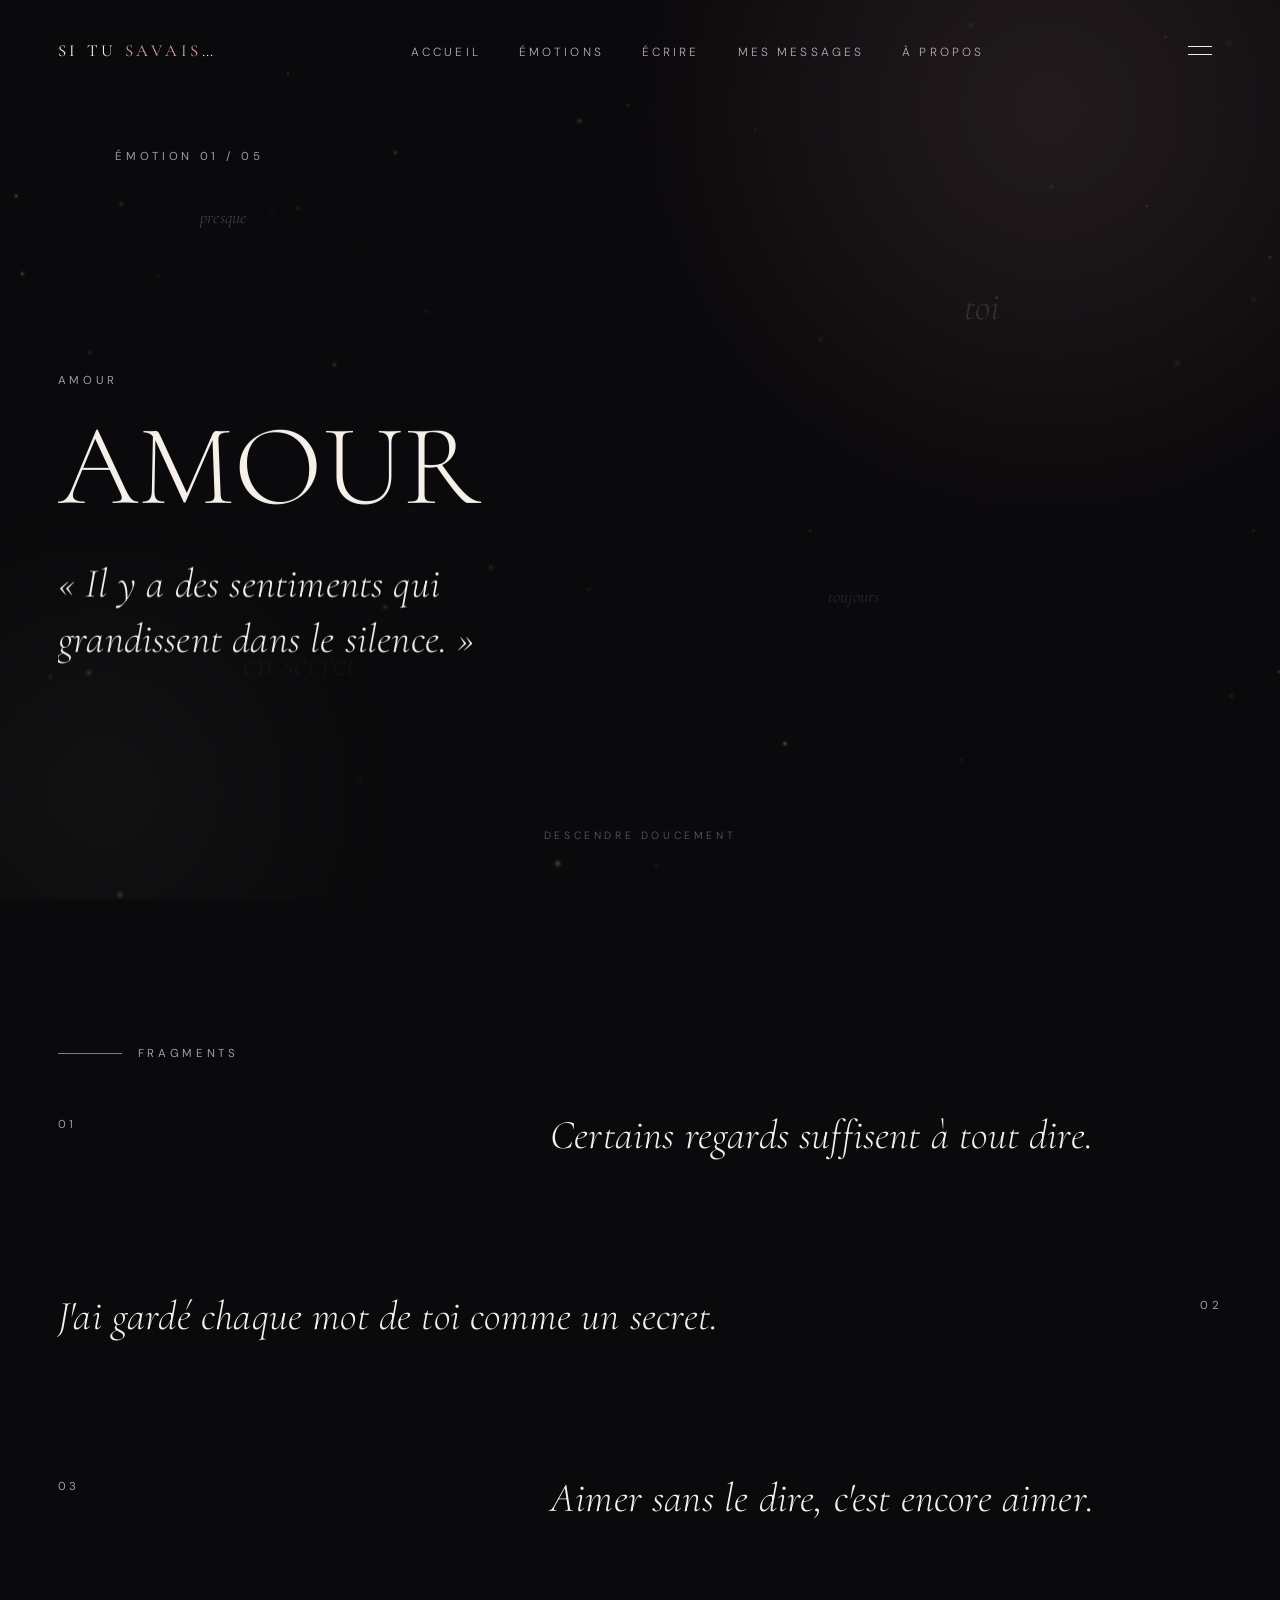
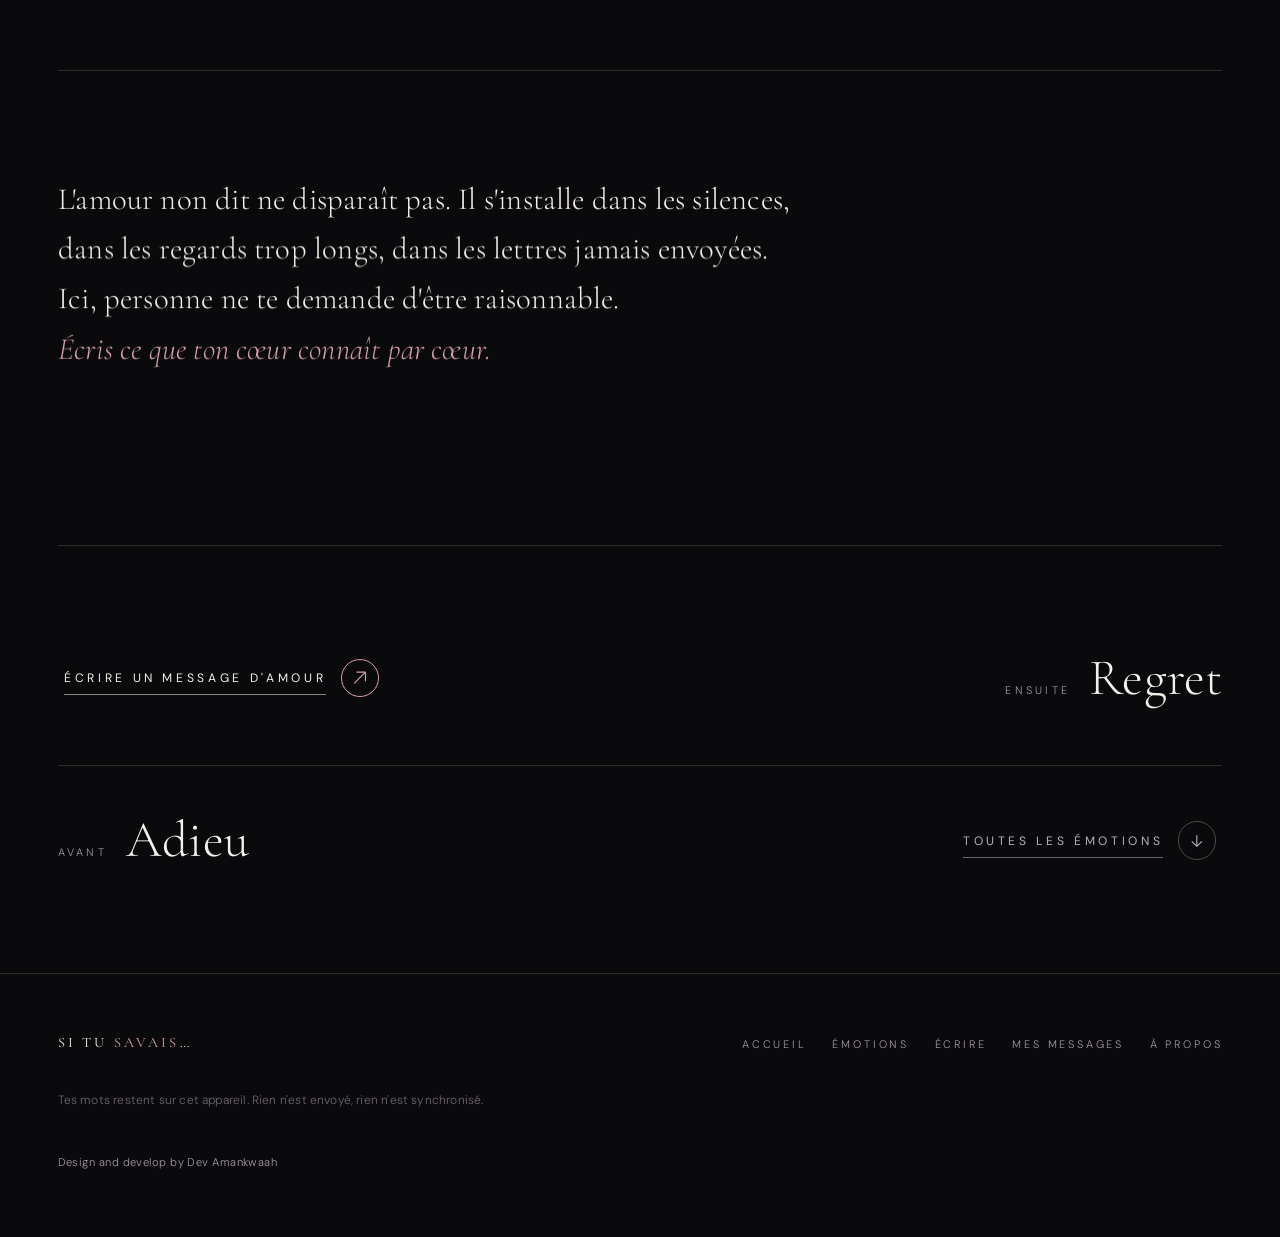
<file: emotion-amour.html>
<!DOCTYPE html>
<html lang="fr" class="no-js">
<head>
  <meta charset="UTF-8">
  <meta name="viewport" content="width=device-width, initial-scale=1.0">
  <title>Amour — SI TU SAVAIS…</title>
  <meta name="description" content="Ce que je n'ai jamais osé te dire. L'univers Amour de SI TU SAVAIS…">
  <link rel="icon" href="data:image/svg+xml,%3Csvg xmlns='http://www.w3.org/2000/svg' viewBox='0 0 32 32'%3E%3Ccircle cx='16' cy='16' r='5' fill='%23D6A0AD'/%3E%3C/svg%3E">

  <!-- Open Graph / Facebook -->
  <meta property="og:type" content="website">
  <meta property="og:url" content="https://emottion.vercel.app/emotion-amour">
  <meta property="og:title" content="Amour — SI TU SAVAIS…">
  <meta property="og:description" content="Ce que je n'ai jamais osé te dire. L'univers Amour de SI TU SAVAIS…">
  <meta property="og:image" content="https://emottion.vercel.app/og-image.jpg">

  <!-- Twitter -->
  <meta property="twitter:card" content="summary_large_image">
  <meta property="twitter:url" content="https://emottion.vercel.app/emotion-amour">
  <meta property="twitter:title" content="Amour — SI TU SAVAIS…">
  <meta property="twitter:description" content="Ce que je n'ai jamais osé te dire. L'univers Amour de SI TU SAVAIS…">
  <meta property="twitter:image" content="https://emottion.vercel.app/og-image.jpg">

  <link rel="preconnect" href="https://fonts.googleapis.com">
  <link rel="preconnect" href="https://fonts.gstatic.com" crossorigin>
  <link href="https://fonts.googleapis.com/css2?family=Cormorant+Garamond:ital,wght@0,300;0,400;0,500;1,300;1,400&family=DM+Sans:opsz,wght@9..40,300;9..40,400;9..40,500&display=swap" rel="stylesheet">
  <link rel="stylesheet" href="css/main.css">
  <script>document.documentElement.classList.remove('no-js');document.documentElement.classList.add('js');</script>
</head>
<body data-page="emotion" data-emotion="amour" data-particle-density="22000">

  <a class="skip-link" href="#contenu">Aller au contenu</a>
  <canvas id="particles" aria-hidden="true"></canvas>
  <div class="aura" aria-hidden="true"></div>
  <div class="veil" id="veil" aria-hidden="true"></div>

  <header class="site-header">
    <a class="brand" href="index.html" data-nav="emotions">SI&nbsp;TU&nbsp;<em>SAVAIS</em>…</a>
    <nav class="nav-desktop" aria-label="Navigation principale">
      <ul class="nav-list">
        <li><a class="nav-link" href="index.html" data-nav="home">Accueil</a></li>
        <li><a class="nav-link" href="emotions.html" data-nav="emotions">Émotions</a></li>
        <li><a class="nav-link" href="ecrire.html" data-nav="ecrire">Écrire</a></li>
        <li><a class="nav-link" href="mes-messages.html" data-nav="messages">Mes messages</a></li>
        <li><a class="nav-link" href="a-propos.html" data-nav="about">À propos</a></li>
      </ul>
    </nav>
    <button class="nav-toggle" aria-expanded="false" aria-controls="menu-overlay" aria-label="Ouvrir le menu">
      <span></span><span></span>
    </button>
  </header>
  <div class="menu-overlay" id="menu-overlay">
    <ul class="menu-overlay__list">
      <li><a class="menu-overlay__link" href="index.html" data-nav="home"><span class="num">01</span>Accueil</a></li>
      <li><a class="menu-overlay__link" href="emotions.html" data-nav="emotions"><span class="num">02</span>Émotions</a></li>
      <li><a class="menu-overlay__link" href="ecrire.html" data-nav="ecrire"><span class="num">03</span>Écrire</a></li>
      <li><a class="menu-overlay__link" href="mes-messages.html" data-nav="messages"><span class="num">04</span>Mes messages</a></li>
      <li><a class="menu-overlay__link" href="a-propos.html" data-nav="about"><span class="num">05</span>À propos</a></li>
    </ul>
    <p class="menu-overlay__foot small-caps">Il y a des choses que le cœur ressent.</p>
  </div>

  <main id="contenu">

    <section class="emotion-hero shell" aria-label="Amour">
      <p class="emotion-hero__num small-caps">Émotion 01 / 05</p>

      <span class="float-word" style="left:12%;top:22%" aria-hidden="true">presque</span>
      <span class="float-word float-word--lg" style="left:78%;top:30%" aria-hidden="true">toi</span>
      <span class="float-word" style="left:66%;top:64%" aria-hidden="true">toujours</span>
      <span class="float-word float-word--lg" style="left:16%;top:70%" aria-hidden="true">en secret</span>
      <span class="float-word" style="left:44%;top:16%" aria-hidden="true">à voix basse</span>

      <div class="emotion-hero__center">
        <p class="small-caps">Amour</p>
        <h1 class="display-xl emotion-hero__name">
          <span class="hrow"><span class="hrow-in">AMOUR</span></span>
        </h1>
        <p class="verse emotion-hero__phrase">« Il y a des sentiments qui grandissent dans le silence. »</p>
      </div>
      <p class="emotion-hero__hint" aria-hidden="true">Descendre doucement</p>
    </section>

    <section class="section shell" aria-label="Fragments">
      <div class="eyebrow"><span class="small-caps" data-reveal="fade">Fragments</span></div>
      <div class="fragments">
        <div class="fragment">
          <span class="fragment__num small-caps">01</span>
          <div class="fragment__text"><p class="verse" data-reveal="scale">Certains regards suffisent à tout dire.</p></div>
        </div>
        <div class="fragment fragment--right">
          <span class="fragment__num small-caps">02</span>
          <div class="fragment__text"><p class="verse" data-reveal="scale">J'ai gardé chaque mot de toi comme un secret.</p></div>
        </div>
        <div class="fragment">
          <span class="fragment__num small-caps">03</span>
          <div class="fragment__text"><p class="verse" data-reveal="scale">Aimer sans le dire, c'est encore aimer.</p></div>
        </div>
      </div>
    </section>

    <section class="section shell emotion-narration" aria-label="Narration">
      <p class="narration" data-reveal="lines">L'amour non dit ne disparaît pas. Il s'installe dans les silences, dans les regards trop longs, dans les lettres jamais envoyées. Ici, personne ne te demande d'être raisonnable. <em>Écris ce que ton cœur connaît par cœur.</em></p>
    </section>

    <section class="section shell emotion-next" aria-label="Écrire et continuer">
      <div class="emotion-next__row">
        <a class="btn btn--primary" href="ecrire.html?emotion=amour">
          <span class="btn-line">Écrire un message d'amour</span>
          <span class="btn-orb" aria-hidden="true"><svg viewBox="0 0 12 12" fill="none"><path d="M1 11L11 1M11 1H3M11 1V9" stroke="currentColor" stroke-width="1"/></svg></span>
        </a>
        <a class="next-link" href="emotion-regret.html">
          <span class="label">Ensuite</span>
          <span class="target">Regret</span>
        </a>
      </div>
      <div class="emotion-next__row hairline-x" style="padding-top:2rem">
        <a class="next-link" href="emotion-adieu.html">
          <span class="label">Avant</span>
          <span class="target">Adieu</span>
        </a>
        <a class="btn btn--ghost" href="emotions.html">
          <span class="btn-line">Toutes les émotions</span>
          <span class="btn-orb" aria-hidden="true"><svg viewBox="0 0 12 12" fill="none"><path d="M6 1V11M6 11L1.5 6.5M6 11L10.5 6.5" stroke="currentColor" stroke-width="1"/></svg></span>
        </a>
      </div>
    </section>
  </main>

  <footer class="site-footer">
    <div class="shell footer-inner">
      <a class="brand" href="index.html">SI&nbsp;TU&nbsp;<em>SAVAIS</em>…</a>
      <nav aria-label="Navigation pied de page">
        <ul>
          <li><a href="index.html">Accueil</a></li>
          <li><a href="emotions.html">Émotions</a></li>
          <li><a href="ecrire.html">Écrire</a></li>
          <li><a href="mes-messages.html">Mes messages</a></li>
          <li><a href="a-propos.html">À propos</a></li>
        </ul>
      </nav>
      <p class="footer-note">Tes mots restent sur cet appareil. Rien n'est envoyé, rien n'est synchronisé.</p>
      <p class="footer-credit"><a href="https://amankwaah-prince.site/" target="_blank" rel="noopener noreferrer">Design and develop by Dev Amankwaah</a></p>
    </div>
  </footer>

  <script src="assets/vendor/gsap.min.js"></script>
  <script src="assets/vendor/ScrollTrigger.min.js"></script>
  <script src="assets/vendor/lenis.min.js"></script>
  <script src="js/motion.js"></script>
  <script src="js/particles.js"></script>
  <script src="js/cursor.js"></script>
  <script src="js/store.js"></script>
  <script src="js/app.js"></script>
  <script src="js/pages/emotion.js"></script>
</body>
</html>
</file>
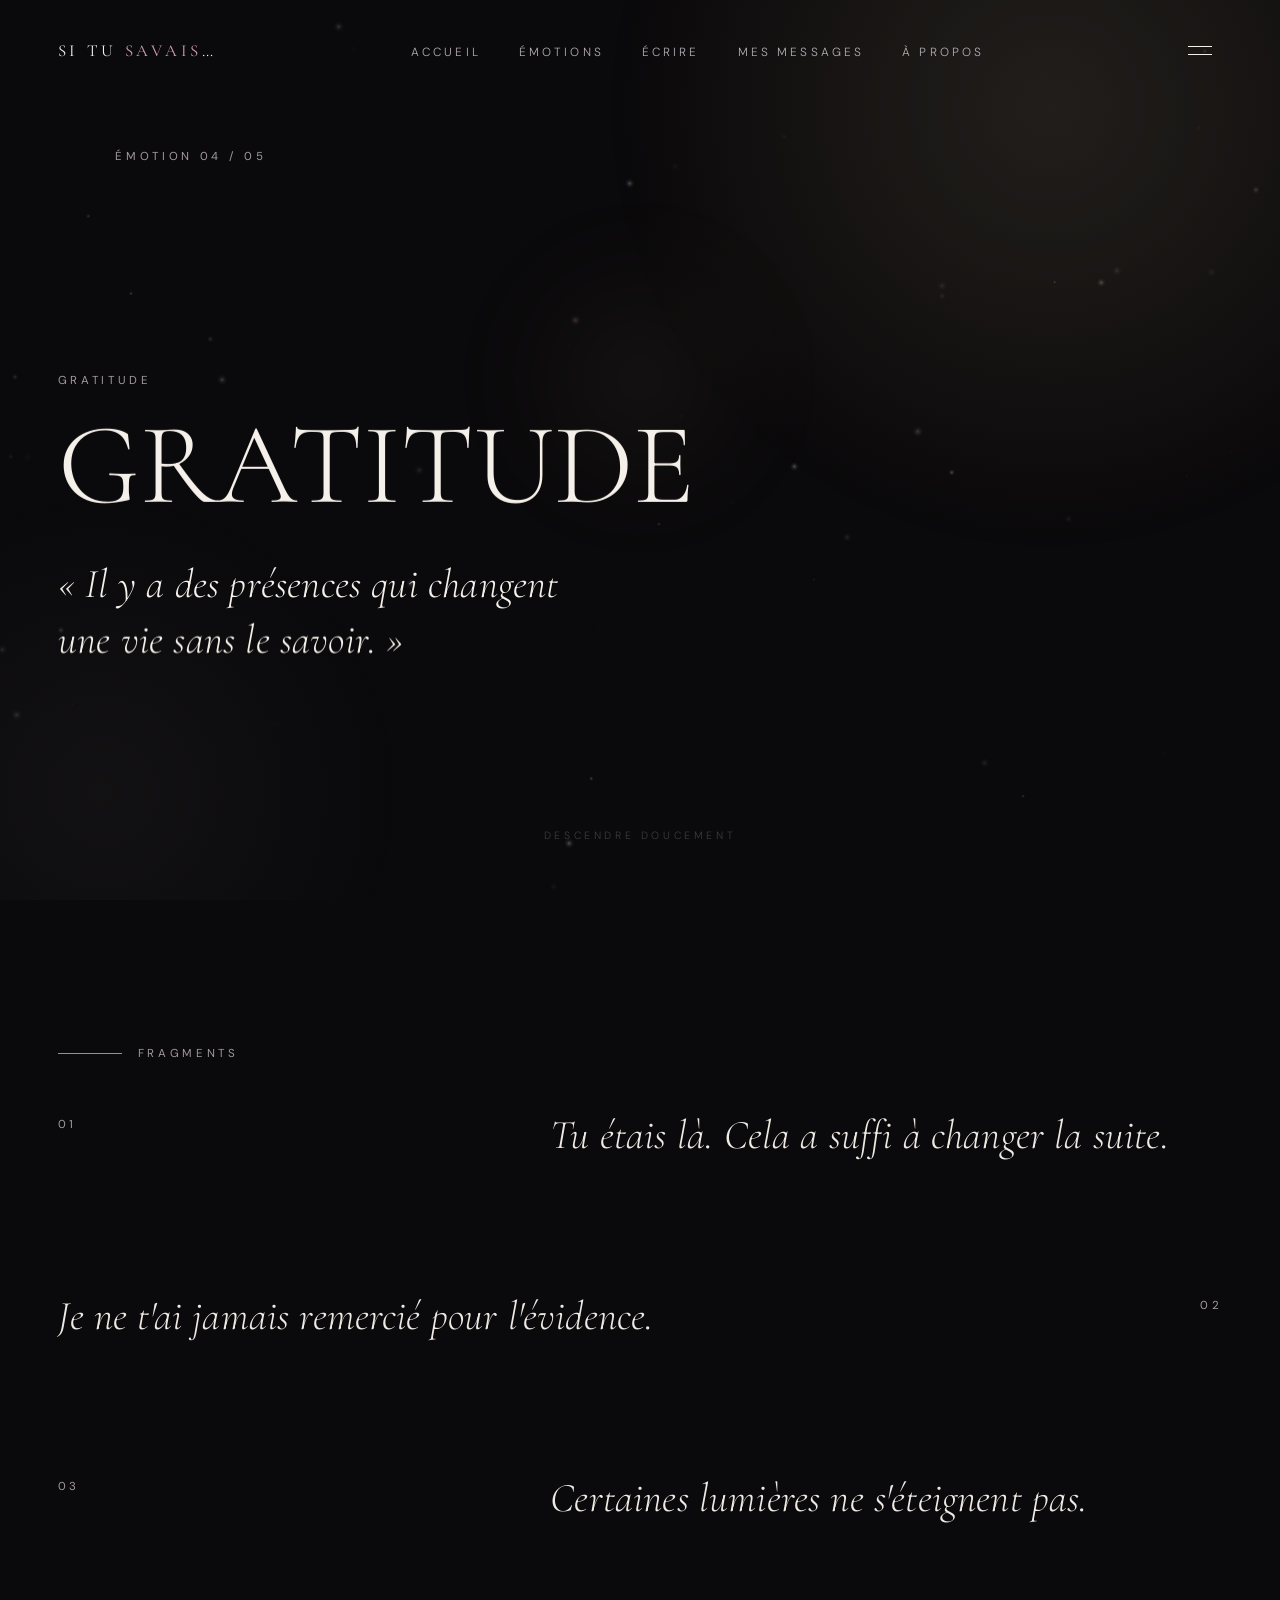
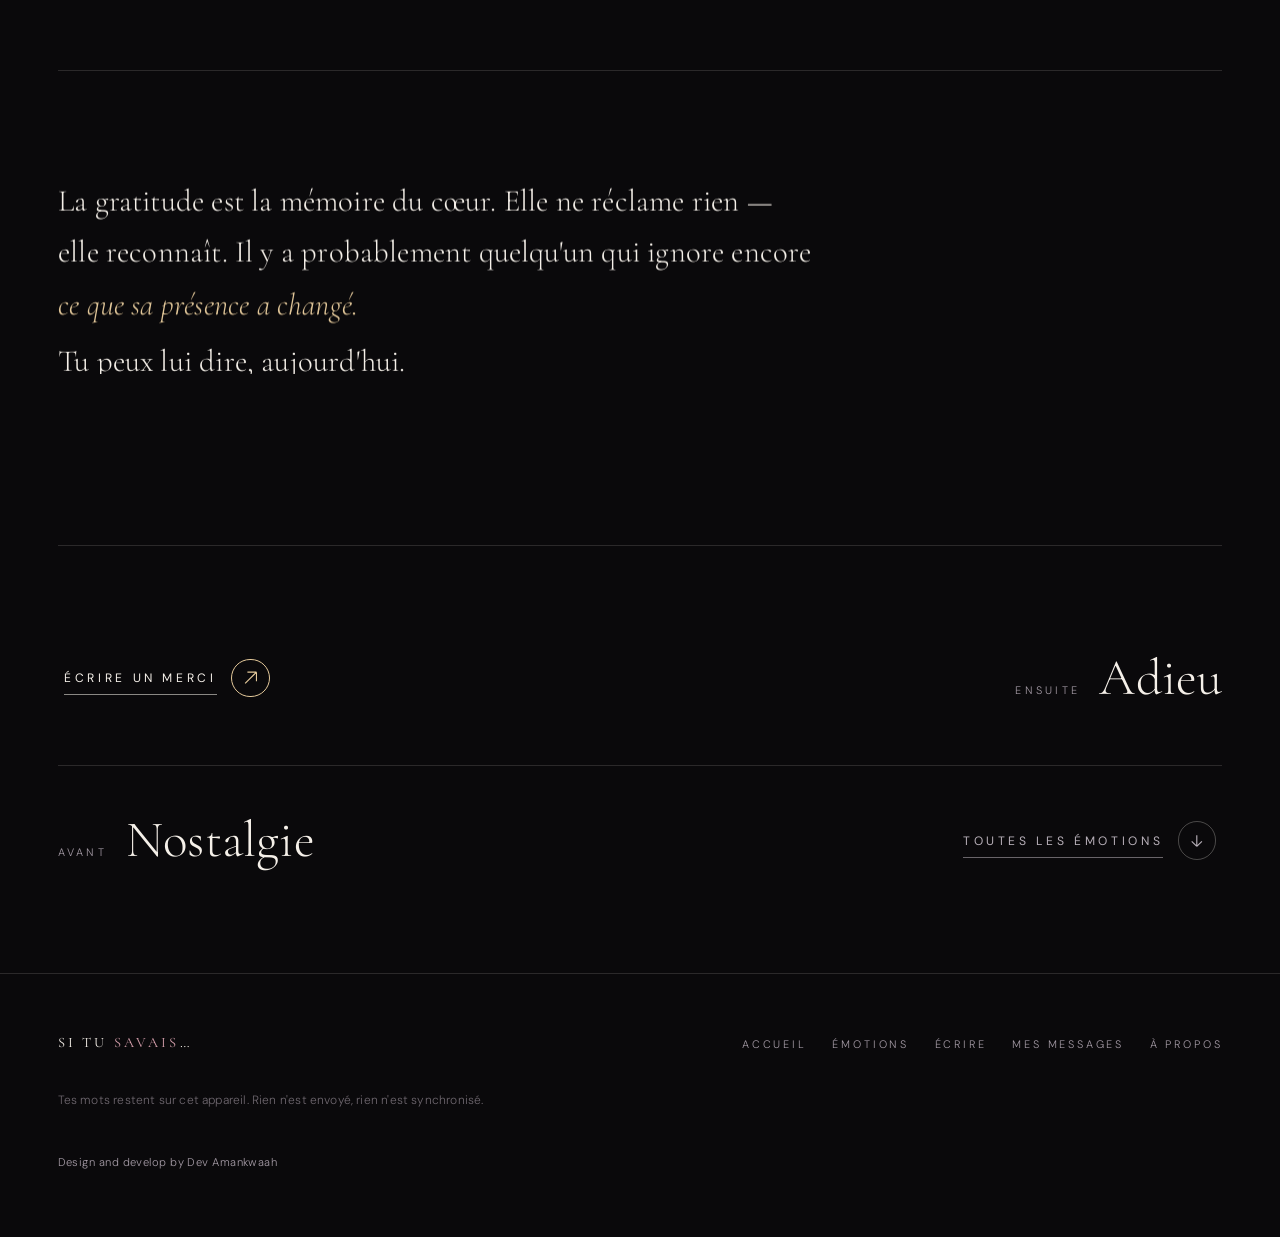
<file: emotion-gratitude.html>
<!DOCTYPE html>
<html lang="fr" class="no-js">
<head>
  <meta charset="UTF-8">
  <meta name="viewport" content="width=device-width, initial-scale=1.0">
  <title>Gratitude — SI TU SAVAIS…</title>
  <meta name="description" content="Tu as changé quelque chose en moi. L'univers Gratitude de SI TU SAVAIS…">
  <link rel="icon" href="data:image/svg+xml,%3Csvg xmlns='http://www.w3.org/2000/svg' viewBox='0 0 32 32'%3E%3Ccircle cx='16' cy='16' r='5' fill='#E4C99B'/%3E%3C/svg%3E">

  <!-- Open Graph / Facebook -->
  <meta property="og:type" content="website">
  <meta property="og:url" content="https://emottion.vercel.app/emotion-gratitude">
  <meta property="og:title" content="Gratitude — SI TU SAVAIS…">
  <meta property="og:description" content="Tu as changé quelque chose en moi. L'univers Gratitude de SI TU SAVAIS…">
  <meta property="og:image" content="https://emottion.vercel.app/og-image.jpg">

  <!-- Twitter -->
  <meta property="twitter:card" content="summary_large_image">
  <meta property="twitter:url" content="https://emottion.vercel.app/emotion-gratitude">
  <meta property="twitter:title" content="Gratitude — SI TU SAVAIS…">
  <meta property="twitter:description" content="Tu as changé quelque chose en moi. L'univers Gratitude de SI TU SAVAIS…">
  <meta property="twitter:image" content="https://emottion.vercel.app/og-image.jpg">

  <link rel="preconnect" href="https://fonts.googleapis.com">
  <link rel="preconnect" href="https://fonts.gstatic.com" crossorigin>
  <link href="https://fonts.googleapis.com/css2?family=Cormorant+Garamond:ital,wght@0,300;0,400;0,500;1,300;1,400&family=DM+Sans:opsz,wght@9..40,300;9..40,400;9..40,500&display=swap" rel="stylesheet">
  <link rel="stylesheet" href="css/main.css">
  <script>document.documentElement.classList.remove('no-js');document.documentElement.classList.add('js');</script>
</head>
<body data-page="emotion" data-emotion="gratitude" data-particle-density="21000">

  <a class="skip-link" href="#contenu">Aller au contenu</a>
  <canvas id="particles" aria-hidden="true"></canvas>
  <div class="aura" aria-hidden="true"></div>
  <div class="veil" id="veil" aria-hidden="true"></div>

  <header class="site-header">
    <a class="brand" href="index.html" data-nav="emotions">SI&nbsp;TU&nbsp;<em>SAVAIS</em>…</a>
    <nav class="nav-desktop" aria-label="Navigation principale">
      <ul class="nav-list">
        <li><a class="nav-link" href="index.html" data-nav="home">Accueil</a></li>
        <li><a class="nav-link" href="emotions.html" data-nav="emotions">Émotions</a></li>
        <li><a class="nav-link" href="ecrire.html" data-nav="ecrire">Écrire</a></li>
        <li><a class="nav-link" href="mes-messages.html" data-nav="messages">Mes messages</a></li>
        <li><a class="nav-link" href="a-propos.html" data-nav="about">À propos</a></li>
      </ul>
    </nav>
    <button class="nav-toggle" aria-expanded="false" aria-controls="menu-overlay" aria-label="Ouvrir le menu">
      <span></span><span></span>
    </button>
  </header>
  <div class="menu-overlay" id="menu-overlay">
    <ul class="menu-overlay__list">
      <li><a class="menu-overlay__link" href="index.html" data-nav="home"><span class="num">01</span>Accueil</a></li>
      <li><a class="menu-overlay__link" href="emotions.html" data-nav="emotions"><span class="num">02</span>Émotions</a></li>
      <li><a class="menu-overlay__link" href="ecrire.html" data-nav="ecrire"><span class="num">03</span>Écrire</a></li>
      <li><a class="menu-overlay__link" href="mes-messages.html" data-nav="messages"><span class="num">04</span>Mes messages</a></li>
      <li><a class="menu-overlay__link" href="a-propos.html" data-nav="about"><span class="num">05</span>À propos</a></li>
    </ul>
    <p class="menu-overlay__foot small-caps">Il y a des choses que le cœur ressent.</p>
  </div>

  <main id="contenu">

    <section class="emotion-hero shell" aria-label="Gratitude">
      <p class="emotion-hero__num small-caps">Émotion 04 / 05</p>
      <div class="gratitude-light" aria-hidden="true"></div>
      <div class="emotion-hero__center">
        <p class="small-caps">Gratitude</p>
        <h1 class="display-xl emotion-hero__name">
          <span class="hrow"><span class="hrow-in">GRATITUDE</span></span>
        </h1>
        <p class="verse emotion-hero__phrase">« Il y a des présences qui changent une vie sans le savoir. »</p>
      </div>
      <p class="emotion-hero__hint" aria-hidden="true">Descendre doucement</p>
    </section>

    <section class="section shell" aria-label="Fragments">
      <div class="eyebrow"><span class="small-caps" data-reveal="fade">Fragments</span></div>
      <div class="fragments">
        <div class="fragment">
          <span class="fragment__num small-caps">01</span>
          <div class="fragment__text"><p class="verse" data-reveal="scale">Tu étais là. Cela a suffi à changer la suite.</p></div>
        </div>
        <div class="fragment fragment--right">
          <span class="fragment__num small-caps">02</span>
          <div class="fragment__text"><p class="verse" data-reveal="scale">Je ne t'ai jamais remercié pour l'évidence.</p></div>
        </div>
        <div class="fragment">
          <span class="fragment__num small-caps">03</span>
          <div class="fragment__text"><p class="verse" data-reveal="scale">Certaines lumières ne s'éteignent pas.</p></div>
        </div>
      </div>
    </section>

    <section class="section shell emotion-narration" aria-label="Narration">
      <p class="narration" data-reveal="lines">La gratitude est la mémoire du cœur. Elle ne réclame rien — elle reconnaît. Il y a probablement quelqu'un qui ignore encore <em>ce que sa présence a changé.</em> Tu peux lui dire, aujourd'hui.</p>
    </section>

    <section class="section shell emotion-next" aria-label="Écrire et continuer">
      <div class="emotion-next__row">
        <a class="btn btn--primary" href="ecrire.html?emotion=gratitude">
          <span class="btn-line">Écrire un merci</span>
          <span class="btn-orb" aria-hidden="true"><svg viewBox="0 0 12 12" fill="none"><path d="M1 11L11 1M11 1H3M11 1V9" stroke="currentColor" stroke-width="1"/></svg></span>
        </a>
        <a class="next-link" href="emotion-adieu.html">
          <span class="label">Ensuite</span>
          <span class="target">Adieu</span>
        </a>
      </div>
      <div class="emotion-next__row hairline-x" style="padding-top:2rem">
        <a class="next-link" href="emotion-nostalgie.html">
          <span class="label">Avant</span>
          <span class="target">Nostalgie</span>
        </a>
        <a class="btn btn--ghost" href="emotions.html">
          <span class="btn-line">Toutes les émotions</span>
          <span class="btn-orb" aria-hidden="true"><svg viewBox="0 0 12 12" fill="none"><path d="M6 1V11M6 11L1.5 6.5M6 11L10.5 6.5" stroke="currentColor" stroke-width="1"/></svg></span>
        </a>
      </div>
    </section>
  </main>


  <footer class="site-footer">
    <div class="shell footer-inner">
      <a class="brand" href="index.html">SI&nbsp;TU&nbsp;<em>SAVAIS</em>…</a>
      <nav aria-label="Navigation pied de page">
        <ul>
          <li><a href="index.html">Accueil</a></li>
          <li><a href="emotions.html">Émotions</a></li>
          <li><a href="ecrire.html">Écrire</a></li>
          <li><a href="mes-messages.html">Mes messages</a></li>
          <li><a href="a-propos.html">À propos</a></li>
        </ul>
      </nav>
      <p class="footer-note">Tes mots restent sur cet appareil. Rien n'est envoyé, rien n'est synchronisé.</p>
      <p class="footer-credit"><a href="https://amankwaah-prince.site/" target="_blank" rel="noopener noreferrer">Design and develop by Dev Amankwaah</a></p>
    </div>
  </footer>
  <script src="assets/vendor/gsap.min.js"></script>
  <script src="assets/vendor/ScrollTrigger.min.js"></script>
  <script src="assets/vendor/lenis.min.js"></script>
  <script src="js/motion.js"></script>
  <script src="js/particles.js"></script>
  <script src="js/cursor.js"></script>
  <script src="js/store.js"></script>
  <script src="js/app.js"></script>
  <script src="js/pages/emotion.js"></script>
</body>
</html>
</file>
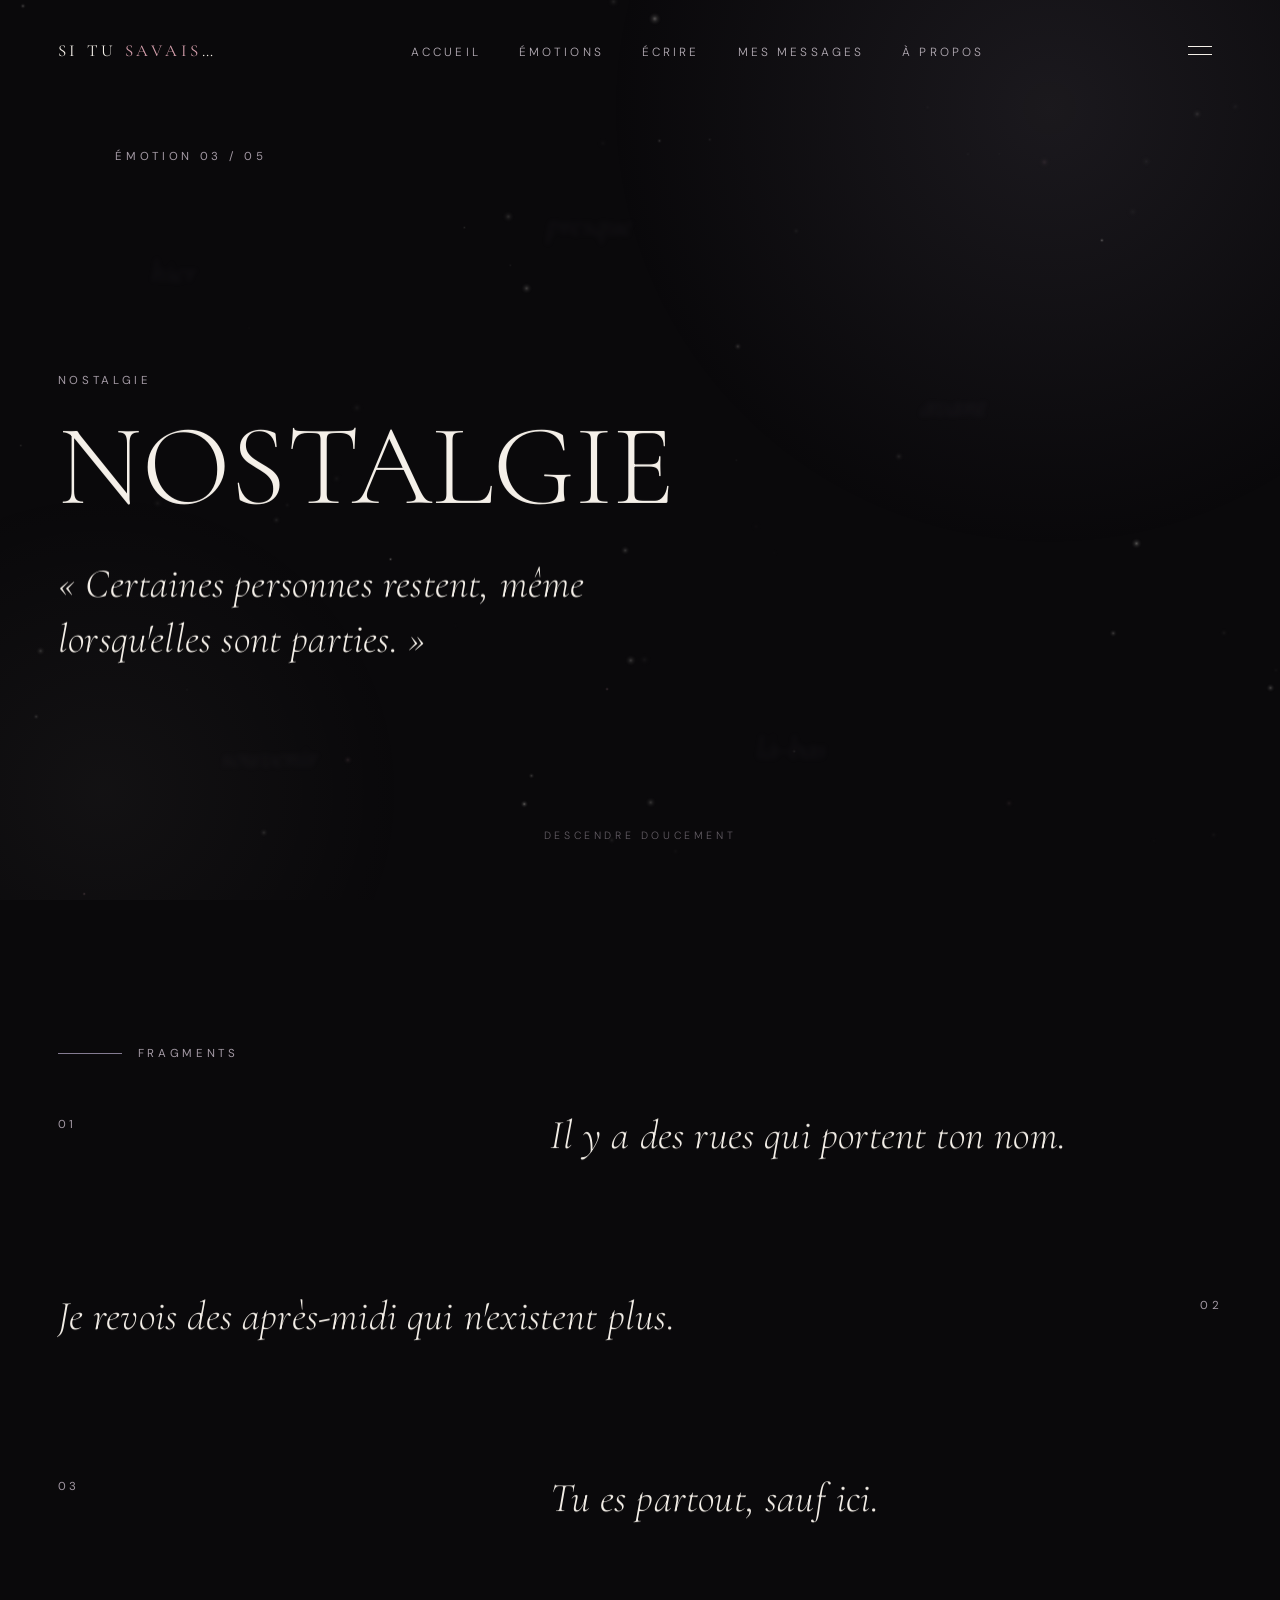
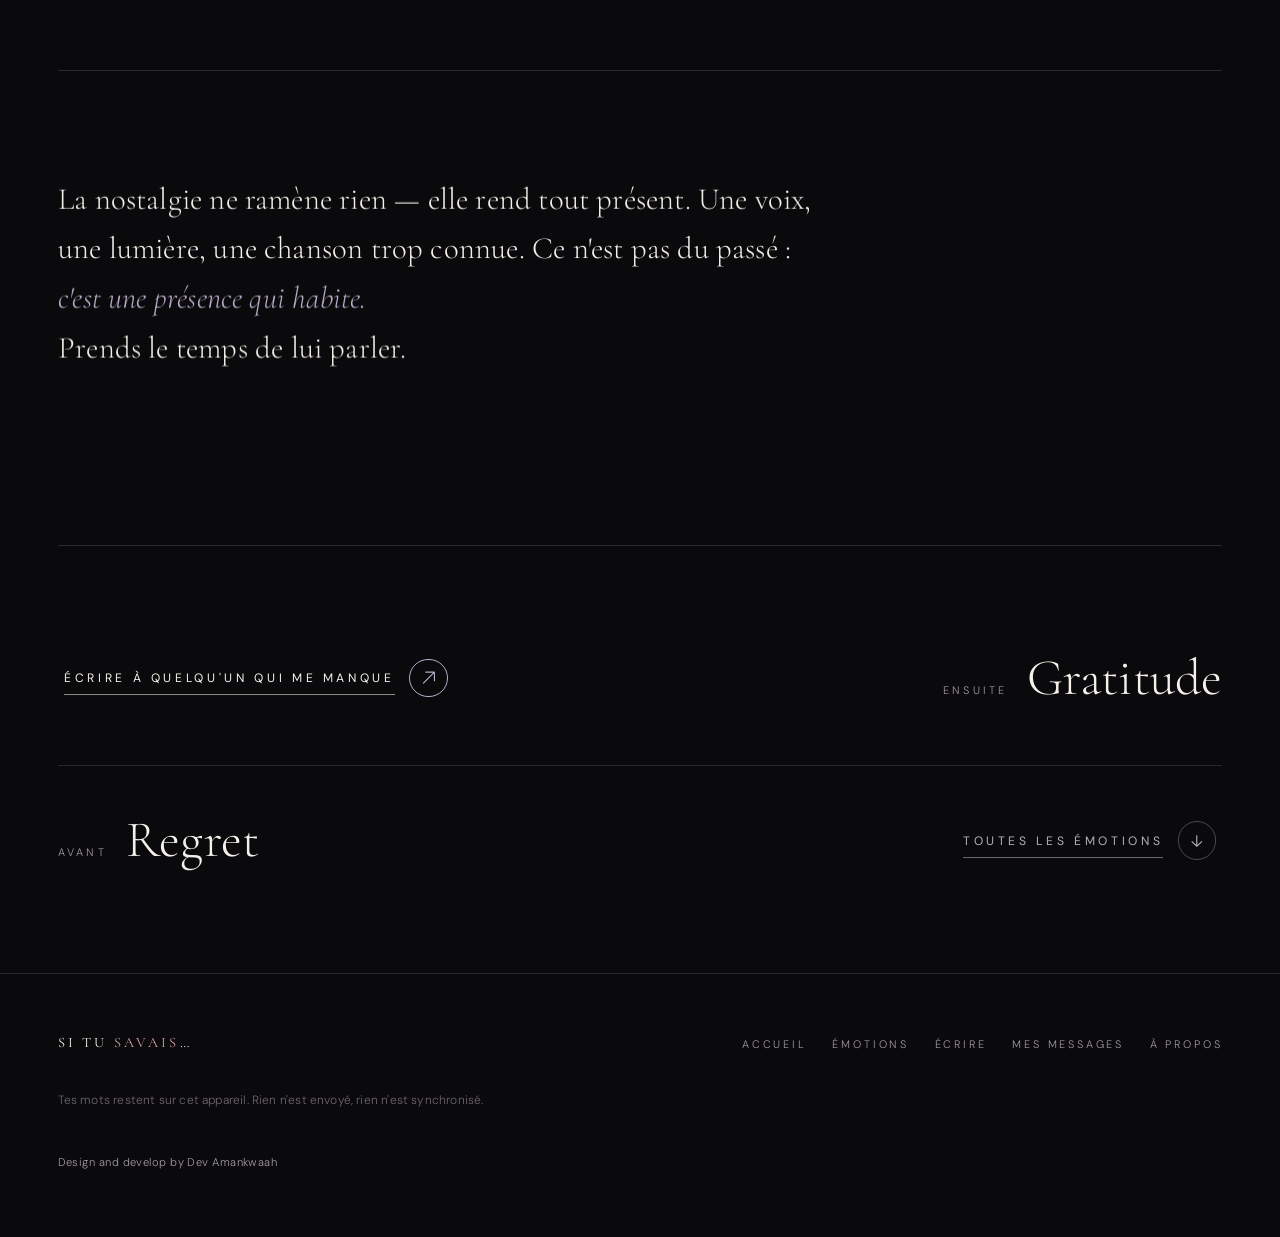
<file: emotion-nostalgie.html>
<!DOCTYPE html>
<html lang="fr" class="no-js">
<head>
  <meta charset="UTF-8">
  <meta name="viewport" content="width=device-width, initial-scale=1.0">
  <title>Nostalgie — SI TU SAVAIS…</title>
  <meta name="description" content="Certaines absences ne vieillissent jamais. L'univers Nostalgie de SI TU SAVAIS…">
  <link rel="icon" href="data:image/svg+xml,%3Csvg xmlns='http://www.w3.org/2000/svg' viewBox='0 0 32 32'%3E%3Ccircle cx='16' cy='16' r='5' fill='%23B9AECC'/%3E%3C/svg%3E">

  <!-- Open Graph / Facebook -->
  <meta property="og:type" content="website">
  <meta property="og:url" content="https://emottion.vercel.app/emotion-nostalgie">
  <meta property="og:title" content="Nostalgie — SI TU SAVAIS…">
  <meta property="og:description" content="Certaines absences ne vieillissent jamais. L'univers Nostalgie de SI TU SAVAIS…">
  <meta property="og:image" content="https://emottion.vercel.app/og-image.jpg">

  <!-- Twitter -->
  <meta property="twitter:card" content="summary_large_image">
  <meta property="twitter:url" content="https://emottion.vercel.app/emotion-nostalgie">
  <meta property="twitter:title" content="Nostalgie — SI TU SAVAIS…">
  <meta property="twitter:description" content="Certaines absences ne vieillissent jamais. L'univers Nostalgie de SI TU SAVAIS…">
  <meta property="twitter:image" content="https://emottion.vercel.app/og-image.jpg">

  <link rel="preconnect" href="https://fonts.googleapis.com">
  <link rel="preconnect" href="https://fonts.gstatic.com" crossorigin>
  <link href="https://fonts.googleapis.com/css2?family=Cormorant+Garamond:ital,wght@0,300;0,400;0,500;1,300;1,400&family=DM+Sans:opsz,wght@9..40,300;9..40,400;9..40,500&display=swap" rel="stylesheet">
  <link rel="stylesheet" href="css/main.css">
  <script>document.documentElement.classList.remove('no-js');document.documentElement.classList.add('js');</script>
</head>
<body data-page="emotion" data-emotion="nostalgie" data-particle-density="20000">

  <a class="skip-link" href="#contenu">Aller au contenu</a>
  <canvas id="particles" aria-hidden="true"></canvas>
  <div class="aura" aria-hidden="true"></div>
  <div class="veil" id="veil" aria-hidden="true"></div>

  <header class="site-header">
    <a class="brand" href="index.html" data-nav="emotions">SI&nbsp;TU&nbsp;<em>SAVAIS</em>…</a>
    <nav class="nav-desktop" aria-label="Navigation principale">
      <ul class="nav-list">
        <li><a class="nav-link" href="index.html" data-nav="home">Accueil</a></li>
        <li><a class="nav-link" href="emotions.html" data-nav="emotions">Émotions</a></li>
        <li><a class="nav-link" href="ecrire.html" data-nav="ecrire">Écrire</a></li>
        <li><a class="nav-link" href="mes-messages.html" data-nav="messages">Mes messages</a></li>
        <li><a class="nav-link" href="a-propos.html" data-nav="about">À propos</a></li>
      </ul>
    </nav>
    <button class="nav-toggle" aria-expanded="false" aria-controls="menu-overlay" aria-label="Ouvrir le menu">
      <span></span><span></span>
    </button>
  </header>
  <div class="menu-overlay" id="menu-overlay">
    <ul class="menu-overlay__list">
      <li><a class="menu-overlay__link" href="index.html" data-nav="home"><span class="num">01</span>Accueil</a></li>
      <li><a class="menu-overlay__link" href="emotions.html" data-nav="emotions"><span class="num">02</span>Émotions</a></li>
      <li><a class="menu-overlay__link" href="ecrire.html" data-nav="ecrire"><span class="num">03</span>Écrire</a></li>
      <li><a class="menu-overlay__link" href="mes-messages.html" data-nav="messages"><span class="num">04</span>Mes messages</a></li>
      <li><a class="menu-overlay__link" href="a-propos.html" data-nav="about"><span class="num">05</span>À propos</a></li>
    </ul>
    <p class="menu-overlay__foot small-caps">Il y a des choses que le cœur ressent.</p>
  </div>

  <main id="contenu">

    <section class="emotion-hero shell" aria-label="Nostalgie">
      <p class="emotion-hero__num small-caps">Émotion 03 / 05</p>

      <!-- brume : trois couches de profondeur -->
      <div class="mist" aria-hidden="true">
        <span class="depth-word" data-depth="0.4" style="left:8%;top:18%">hier</span>
        <span class="depth-word" data-depth="1.6" style="left:74%;top:24%">avant</span>
        <span class="depth-word" data-depth="0.8" style="left:60%;top:68%">là-bas</span>
        <span class="depth-word" data-depth="1.2" style="left:14%;top:66%">souvenir</span>
        <span class="depth-word" data-depth="0.5" style="left:42%;top:12%">presque</span>
      </div>

      <div class="emotion-hero__center">
        <p class="small-caps">Nostalgie</p>
        <h1 class="display-xl emotion-hero__name">
          <span class="hrow"><span class="hrow-in">NOSTALGIE</span></span>
        </h1>
        <p class="verse emotion-hero__phrase">« Certaines personnes restent, même lorsqu'elles sont parties. »</p>
      </div>
      <p class="emotion-hero__hint" aria-hidden="true">Descendre doucement</p>
    </section>

    <section class="section shell" aria-label="Fragments">
      <div class="eyebrow"><span class="small-caps" data-reveal="fade">Fragments</span></div>
      <div class="fragments">
        <div class="fragment">
          <span class="fragment__num small-caps">01</span>
          <div class="fragment__text"><p class="verse" data-reveal="blur">Il y a des rues qui portent ton nom.</p></div>
        </div>
        <div class="fragment fragment--right">
          <span class="fragment__num small-caps">02</span>
          <div class="fragment__text"><p class="verse" data-reveal="blur">Je revois des après-midi qui n'existent plus.</p></div>
        </div>
        <div class="fragment">
          <span class="fragment__num small-caps">03</span>
          <div class="fragment__text"><p class="verse" data-reveal="blur">Tu es partout, sauf ici.</p></div>
        </div>
      </div>
    </section>

    <section class="section shell emotion-narration" aria-label="Narration">
      <p class="narration" data-reveal="lines">La nostalgie ne ramène rien — elle rend tout présent. Une voix, une lumière, une chanson trop connue. Ce n'est pas du passé : <em>c'est une présence qui habite.</em> Prends le temps de lui parler.</p>
    </section>

    <section class="section shell emotion-next" aria-label="Écrire et continuer">
      <div class="emotion-next__row">
        <a class="btn btn--primary" href="ecrire.html?emotion=nostalgie">
          <span class="btn-line">Écrire à quelqu'un qui me manque</span>
          <span class="btn-orb" aria-hidden="true"><svg viewBox="0 0 12 12" fill="none"><path d="M1 11L11 1M11 1H3M11 1V9" stroke="currentColor" stroke-width="1"/></svg></span>
        </a>
        <a class="next-link" href="emotion-gratitude.html">
          <span class="label">Ensuite</span>
          <span class="target">Gratitude</span>
        </a>
      </div>
      <div class="emotion-next__row hairline-x" style="padding-top:2rem">
        <a class="next-link" href="emotion-regret.html">
          <span class="label">Avant</span>
          <span class="target">Regret</span>
        </a>
        <a class="btn btn--ghost" href="emotions.html">
          <span class="btn-line">Toutes les émotions</span>
          <span class="btn-orb" aria-hidden="true"><svg viewBox="0 0 12 12" fill="none"><path d="M6 1V11M6 11L1.5 6.5M6 11L10.5 6.5" stroke="currentColor" stroke-width="1"/></svg></span>
        </a>
      </div>
    </section>
  </main>

  <footer class="site-footer">
    <div class="shell footer-inner">
      <a class="brand" href="index.html">SI&nbsp;TU&nbsp;<em>SAVAIS</em>…</a>
      <nav aria-label="Navigation pied de page">
        <ul>
          <li><a href="index.html">Accueil</a></li>
          <li><a href="emotions.html">Émotions</a></li>
          <li><a href="ecrire.html">Écrire</a></li>
          <li><a href="mes-messages.html">Mes messages</a></li>
          <li><a href="a-propos.html">À propos</a></li>
        </ul>
      </nav>
      <p class="footer-note">Tes mots restent sur cet appareil. Rien n'est envoyé, rien n'est synchronisé.</p>
      <p class="footer-credit"><a href="https://amankwaah-prince.site/" target="_blank" rel="noopener noreferrer">Design and develop by Dev Amankwaah</a></p>
    </div>
  </footer>

  <script src="assets/vendor/gsap.min.js"></script>
  <script src="assets/vendor/ScrollTrigger.min.js"></script>
  <script src="assets/vendor/lenis.min.js"></script>
  <script src="js/motion.js"></script>
  <script src="js/particles.js"></script>
  <script src="js/cursor.js"></script>
  <script src="js/store.js"></script>
  <script src="js/app.js"></script>
  <script src="js/pages/emotion.js"></script>
</body>
</html>
</file>
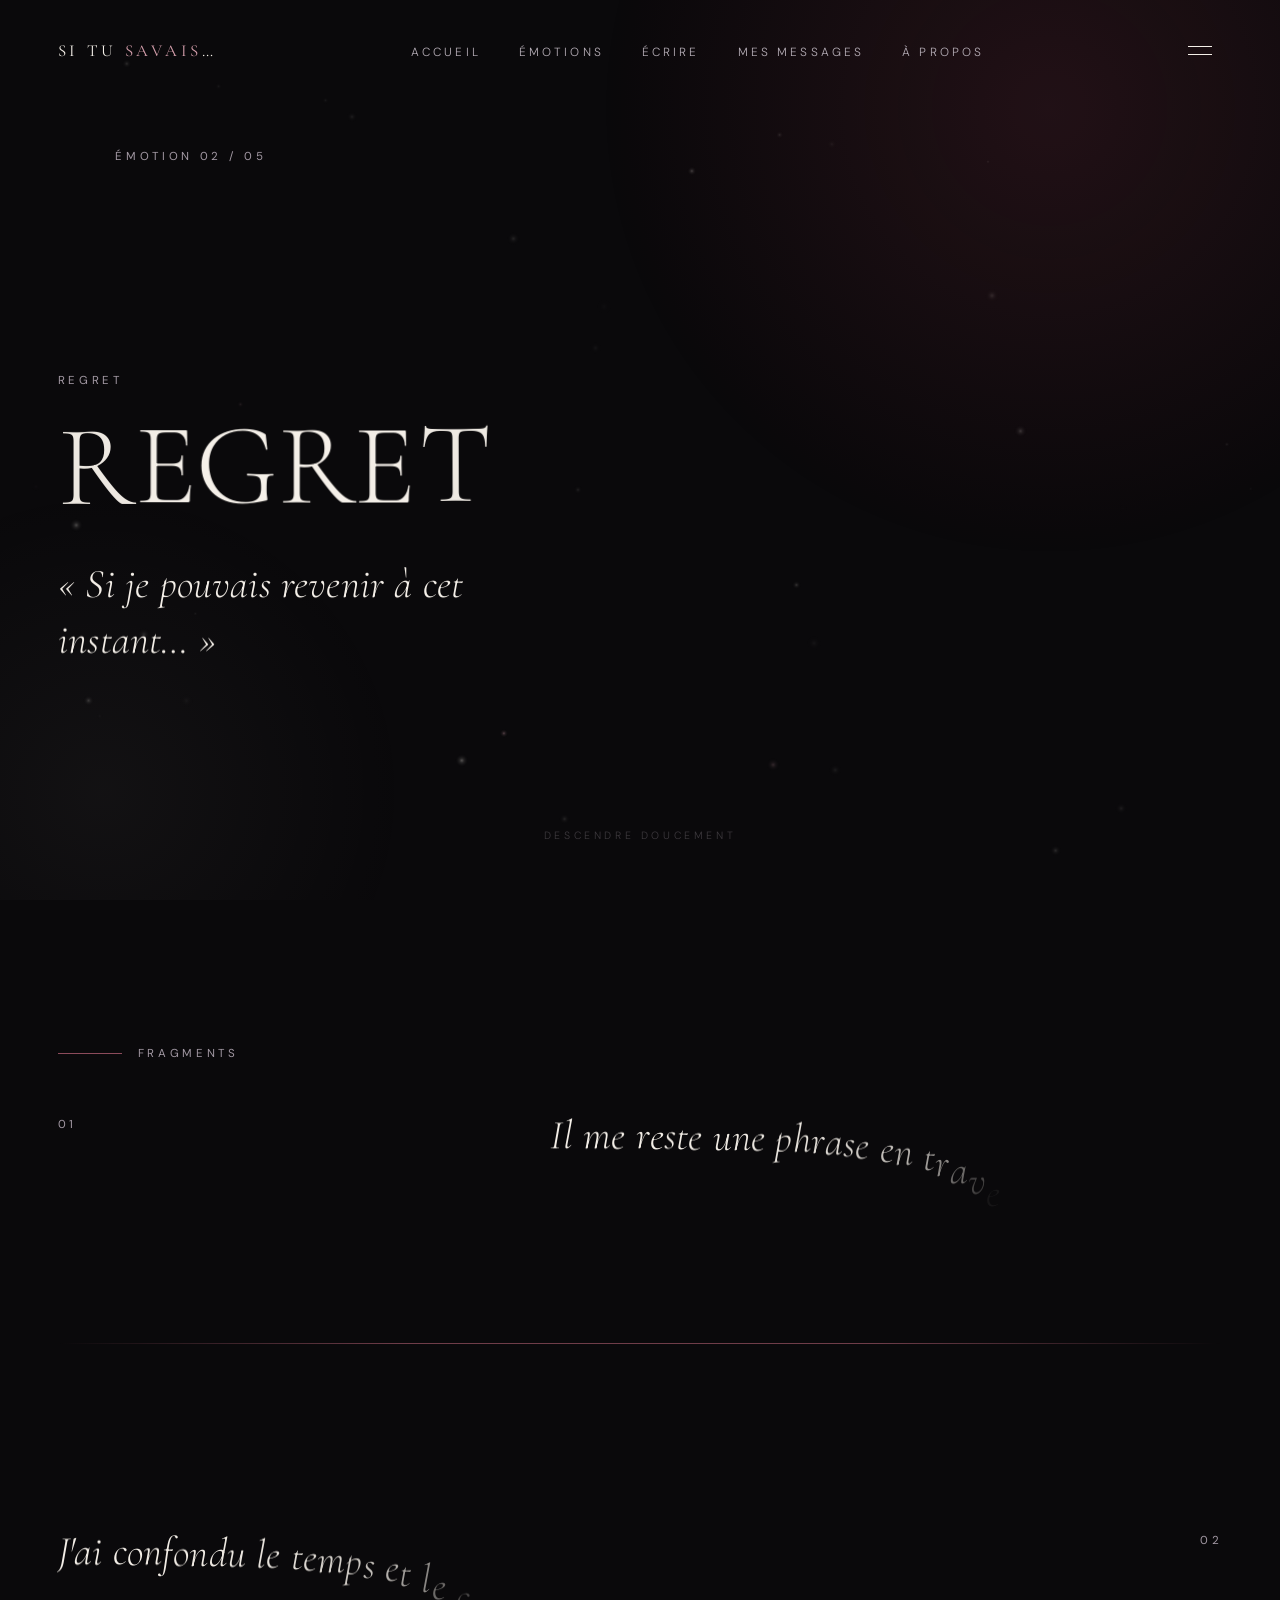
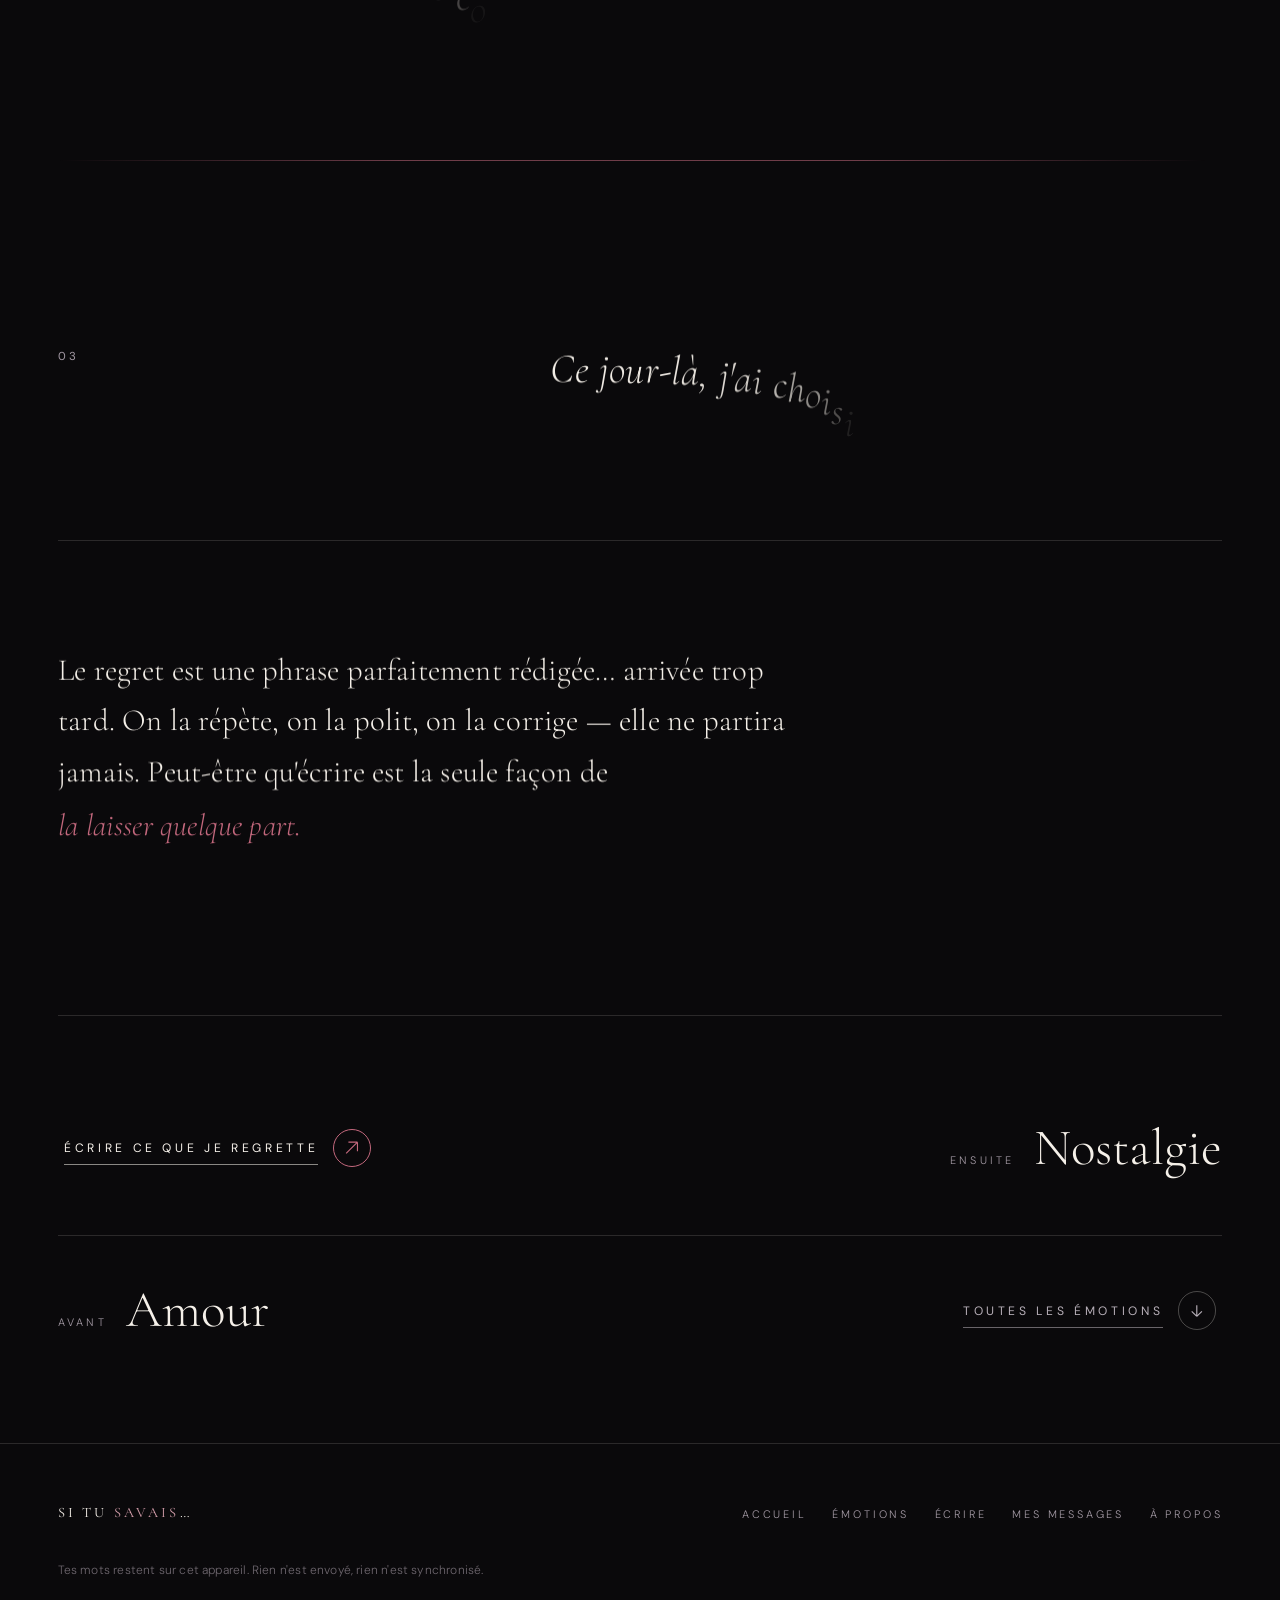
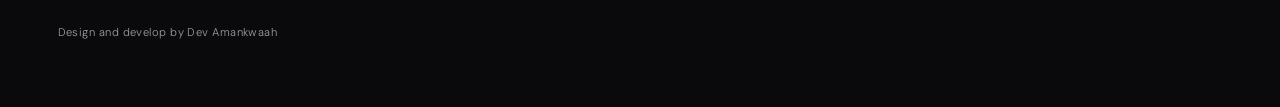
<file: emotion-regret.html>
<!DOCTYPE html>
<html lang="fr" class="no-js">
<head>
  <meta charset="UTF-8">
  <meta name="viewport" content="width=device-width, initial-scale=1.0">
  <title>Regret — SI TU SAVAIS…</title>
  <meta name="description" content="Si seulement j'avais trouvé les mots. L'univers Regret de SI TU SAVAIS…">
  <link rel="icon" href="data:image/svg+xml,%3Csvg xmlns='http://www.w3.org/2000/svg' viewBox='0 0 32 32'%3E%3Ccircle cx='16' cy='16' r='5' fill='%23C4697E'/%3E%3C/svg%3E">

  <!-- Open Graph / Facebook -->
  <meta property="og:type" content="website">
  <meta property="og:url" content="https://emottion.vercel.app/emotion-regret">
  <meta property="og:title" content="Regret — SI TU SAVAIS…">
  <meta property="og:description" content="Si seulement j'avais trouvé les mots. L'univers Regret de SI TU SAVAIS…">
  <meta property="og:image" content="https://emottion.vercel.app/og-image.jpg">

  <!-- Twitter -->
  <meta property="twitter:card" content="summary_large_image">
  <meta property="twitter:url" content="https://emottion.vercel.app/emotion-regret">
  <meta property="twitter:title" content="Regret — SI TU SAVAIS…">
  <meta property="twitter:description" content="Si seulement j'avais trouvé les mots. L'univers Regret de SI TU SAVAIS…">
  <meta property="twitter:image" content="https://emottion.vercel.app/og-image.jpg">

  <link rel="preconnect" href="https://fonts.googleapis.com">
  <link rel="preconnect" href="https://fonts.gstatic.com" crossorigin>
  <link href="https://fonts.googleapis.com/css2?family=Cormorant+Garamond:ital,wght@0,300;0,400;0,500;1,300;1,400&family=DM+Sans:opsz,wght@9..40,300;9..40,400;9..40,500&display=swap" rel="stylesheet">
  <link rel="stylesheet" href="css/main.css">
  <script>document.documentElement.classList.remove('no-js');document.documentElement.classList.add('js');</script>
</head>
<body data-page="emotion" data-emotion="regret" data-particle-density="34000">

  <a class="skip-link" href="#contenu">Aller au contenu</a>
  <canvas id="particles" aria-hidden="true"></canvas>
  <div class="aura" aria-hidden="true"></div>
  <div class="veil" id="veil" aria-hidden="true"></div>

  <header class="site-header">
    <a class="brand" href="index.html" data-nav="emotions">SI&nbsp;TU&nbsp;<em>SAVAIS</em>…</a>
    <nav class="nav-desktop" aria-label="Navigation principale">
      <ul class="nav-list">
        <li><a class="nav-link" href="index.html" data-nav="home">Accueil</a></li>
        <li><a class="nav-link" href="emotions.html" data-nav="emotions">Émotions</a></li>
        <li><a class="nav-link" href="ecrire.html" data-nav="ecrire">Écrire</a></li>
        <li><a class="nav-link" href="mes-messages.html" data-nav="messages">Mes messages</a></li>
        <li><a class="nav-link" href="a-propos.html" data-nav="about">À propos</a></li>
      </ul>
    </nav>
    <button class="nav-toggle" aria-expanded="false" aria-controls="menu-overlay" aria-label="Ouvrir le menu">
      <span></span><span></span>
    </button>
  </header>
  <div class="menu-overlay" id="menu-overlay">
    <ul class="menu-overlay__list">
      <li><a class="menu-overlay__link" href="index.html" data-nav="home"><span class="num">01</span>Accueil</a></li>
      <li><a class="menu-overlay__link" href="emotions.html" data-nav="emotions"><span class="num">02</span>Émotions</a></li>
      <li><a class="menu-overlay__link" href="ecrire.html" data-nav="ecrire"><span class="num">03</span>Écrire</a></li>
      <li><a class="menu-overlay__link" href="mes-messages.html" data-nav="messages"><span class="num">04</span>Mes messages</a></li>
      <li><a class="menu-overlay__link" href="a-propos.html" data-nav="about"><span class="num">05</span>À propos</a></li>
    </ul>
    <p class="menu-overlay__foot small-caps">Il y a des choses que le cœur ressent.</p>
  </div>

  <main id="contenu">

    <section class="emotion-hero shell" aria-label="Regret">
      <p class="emotion-hero__num small-caps">Émotion 02 / 05</p>
      <div class="emotion-hero__center">
        <p class="small-caps">Regret</p>
        <h1 class="display-xl emotion-hero__name">REGRET</h1>
        <p class="verse emotion-hero__phrase">« Si je pouvais revenir à cet instant… »</p>
      </div>
      <p class="emotion-hero__hint" aria-hidden="true">Descendre doucement</p>
    </section>

    <section class="section shell" aria-label="Fragments">
      <div class="eyebrow"><span class="small-caps" data-reveal="fade">Fragments</span></div>
      <div class="fragments">
        <div class="fragment">
          <span class="fragment__num small-caps">01</span>
          <div class="fragment__text"><p class="verse" data-reveal="chars">Il me reste une phrase en travers de la gorge.</p></div>
        </div>
        <div class="regret-cut" aria-hidden="true"></div>
        <div class="fragment fragment--right">
          <span class="fragment__num small-caps">02</span>
          <div class="fragment__text"><p class="verse" data-reveal="chars">J'ai confondu le temps et le courage.</p></div>
        </div>
        <div class="regret-cut" aria-hidden="true"></div>
        <div class="fragment">
          <span class="fragment__num small-caps">03</span>
          <div class="fragment__text"><p class="verse" data-reveal="chars">Ce jour-là, j'ai choisi le silence.</p></div>
        </div>
      </div>
    </section>

    <section class="section shell emotion-narration" aria-label="Narration">
      <p class="narration" data-reveal="lines">Le regret est une phrase parfaitement rédigée… arrivée trop tard. On la répète, on la polit, on la corrige — elle ne partira jamais. Peut-être qu'écrire est la seule façon de <em>la laisser quelque part.</em></p>
    </section>

    <section class="section shell emotion-next" aria-label="Écrire et continuer">
      <div class="emotion-next__row">
        <a class="btn btn--primary" href="ecrire.html?emotion=regret">
          <span class="btn-line">Écrire ce que je regrette</span>
          <span class="btn-orb" aria-hidden="true"><svg viewBox="0 0 12 12" fill="none"><path d="M1 11L11 1M11 1H3M11 1V9" stroke="currentColor" stroke-width="1"/></svg></span>
        </a>
        <a class="next-link" href="emotion-nostalgie.html">
          <span class="label">Ensuite</span>
          <span class="target">Nostalgie</span>
        </a>
      </div>
      <div class="emotion-next__row hairline-x" style="padding-top:2rem">
        <a class="next-link" href="emotion-amour.html">
          <span class="label">Avant</span>
          <span class="target">Amour</span>
        </a>
        <a class="btn btn--ghost" href="emotions.html">
          <span class="btn-line">Toutes les émotions</span>
          <span class="btn-orb" aria-hidden="true"><svg viewBox="0 0 12 12" fill="none"><path d="M6 1V11M6 11L1.5 6.5M6 11L10.5 6.5" stroke="currentColor" stroke-width="1"/></svg></span>
        </a>
      </div>
    </section>
  </main>

  <footer class="site-footer">
    <div class="shell footer-inner">
      <a class="brand" href="index.html">SI&nbsp;TU&nbsp;<em>SAVAIS</em>…</a>
      <nav aria-label="Navigation pied de page">
        <ul>
          <li><a href="index.html">Accueil</a></li>
          <li><a href="emotions.html">Émotions</a></li>
          <li><a href="ecrire.html">Écrire</a></li>
          <li><a href="mes-messages.html">Mes messages</a></li>
          <li><a href="a-propos.html">À propos</a></li>
        </ul>
      </nav>
      <p class="footer-note">Tes mots restent sur cet appareil. Rien n'est envoyé, rien n'est synchronisé.</p>
      <p class="footer-credit"><a href="https://amankwaah-prince.site/" target="_blank" rel="noopener noreferrer">Design and develop by Dev Amankwaah</a></p>
    </div>
  </footer>

  <script src="assets/vendor/gsap.min.js"></script>
  <script src="assets/vendor/ScrollTrigger.min.js"></script>
  <script src="assets/vendor/lenis.min.js"></script>
  <script src="js/motion.js"></script>
  <script src="js/particles.js"></script>
  <script src="js/cursor.js"></script>
  <script src="js/store.js"></script>
  <script src="js/app.js"></script>
  <script src="js/pages/emotion.js"></script>
</body>
</html>
</file>
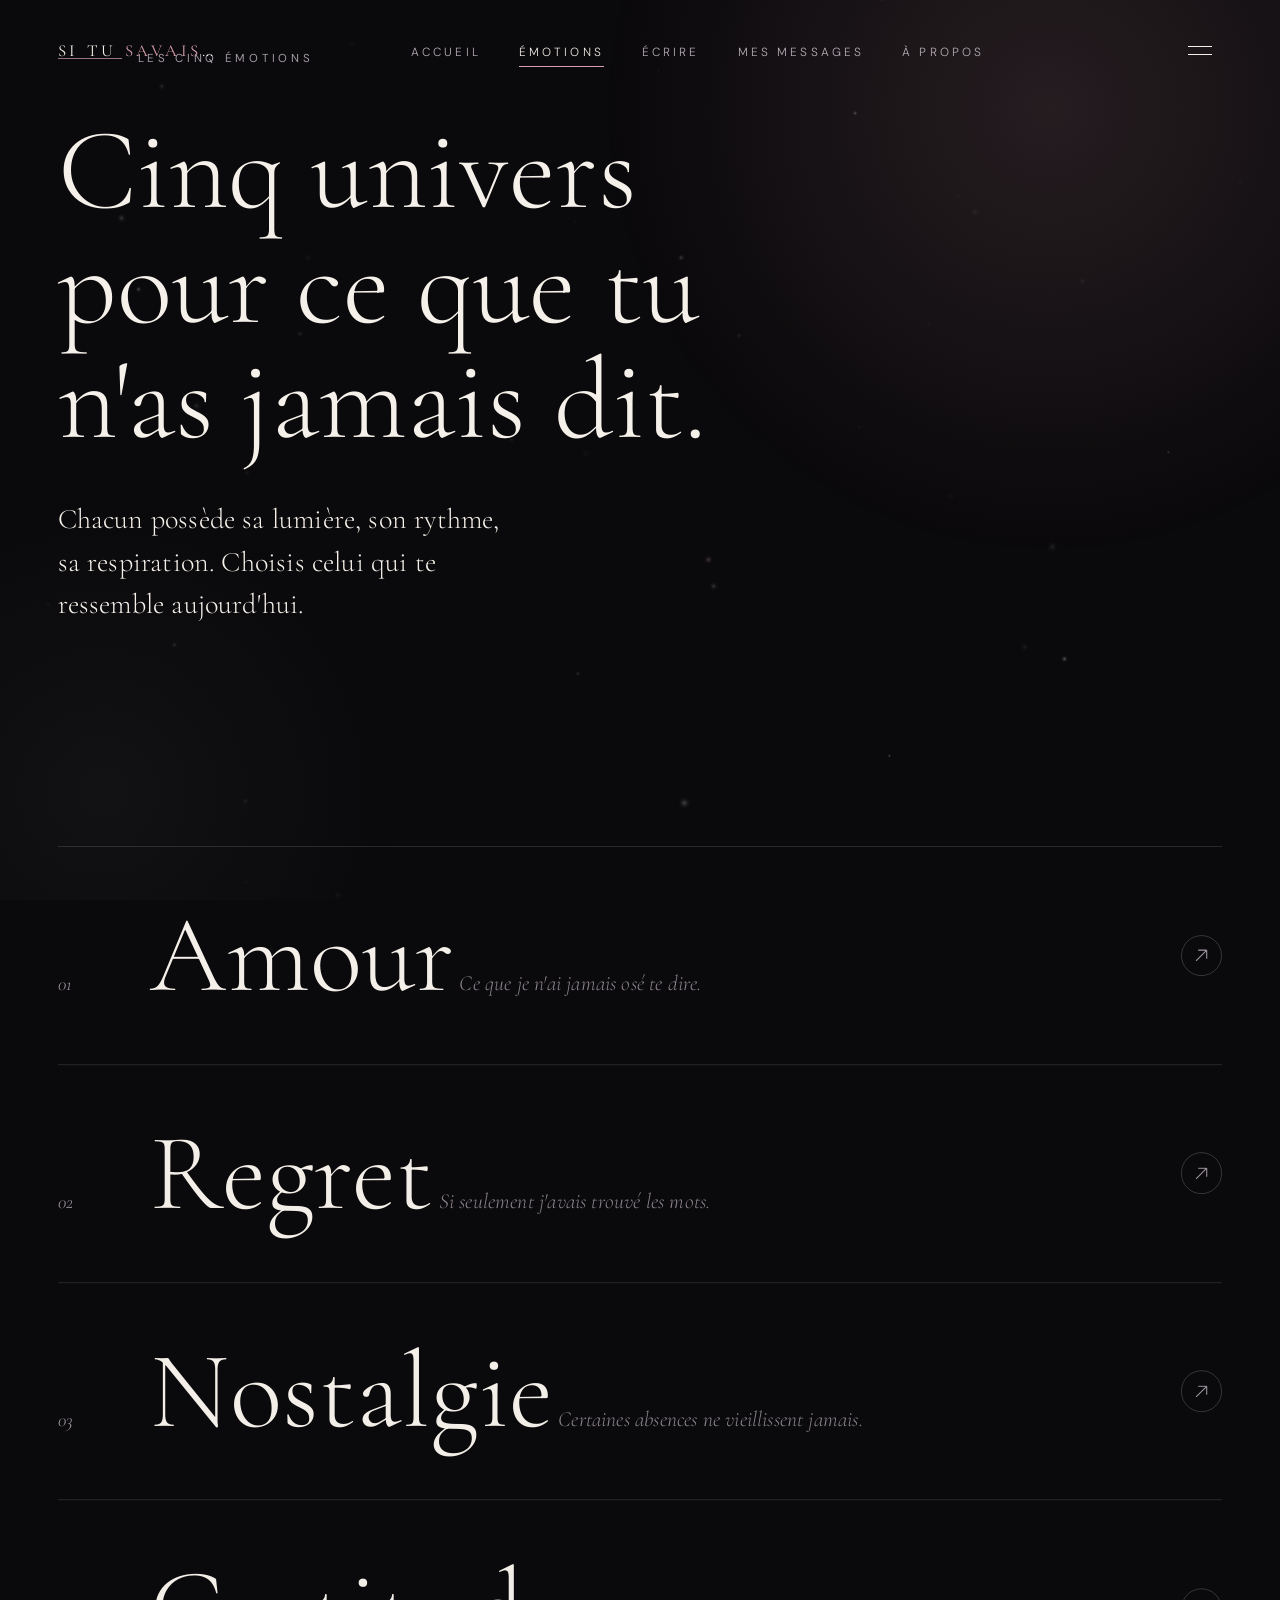
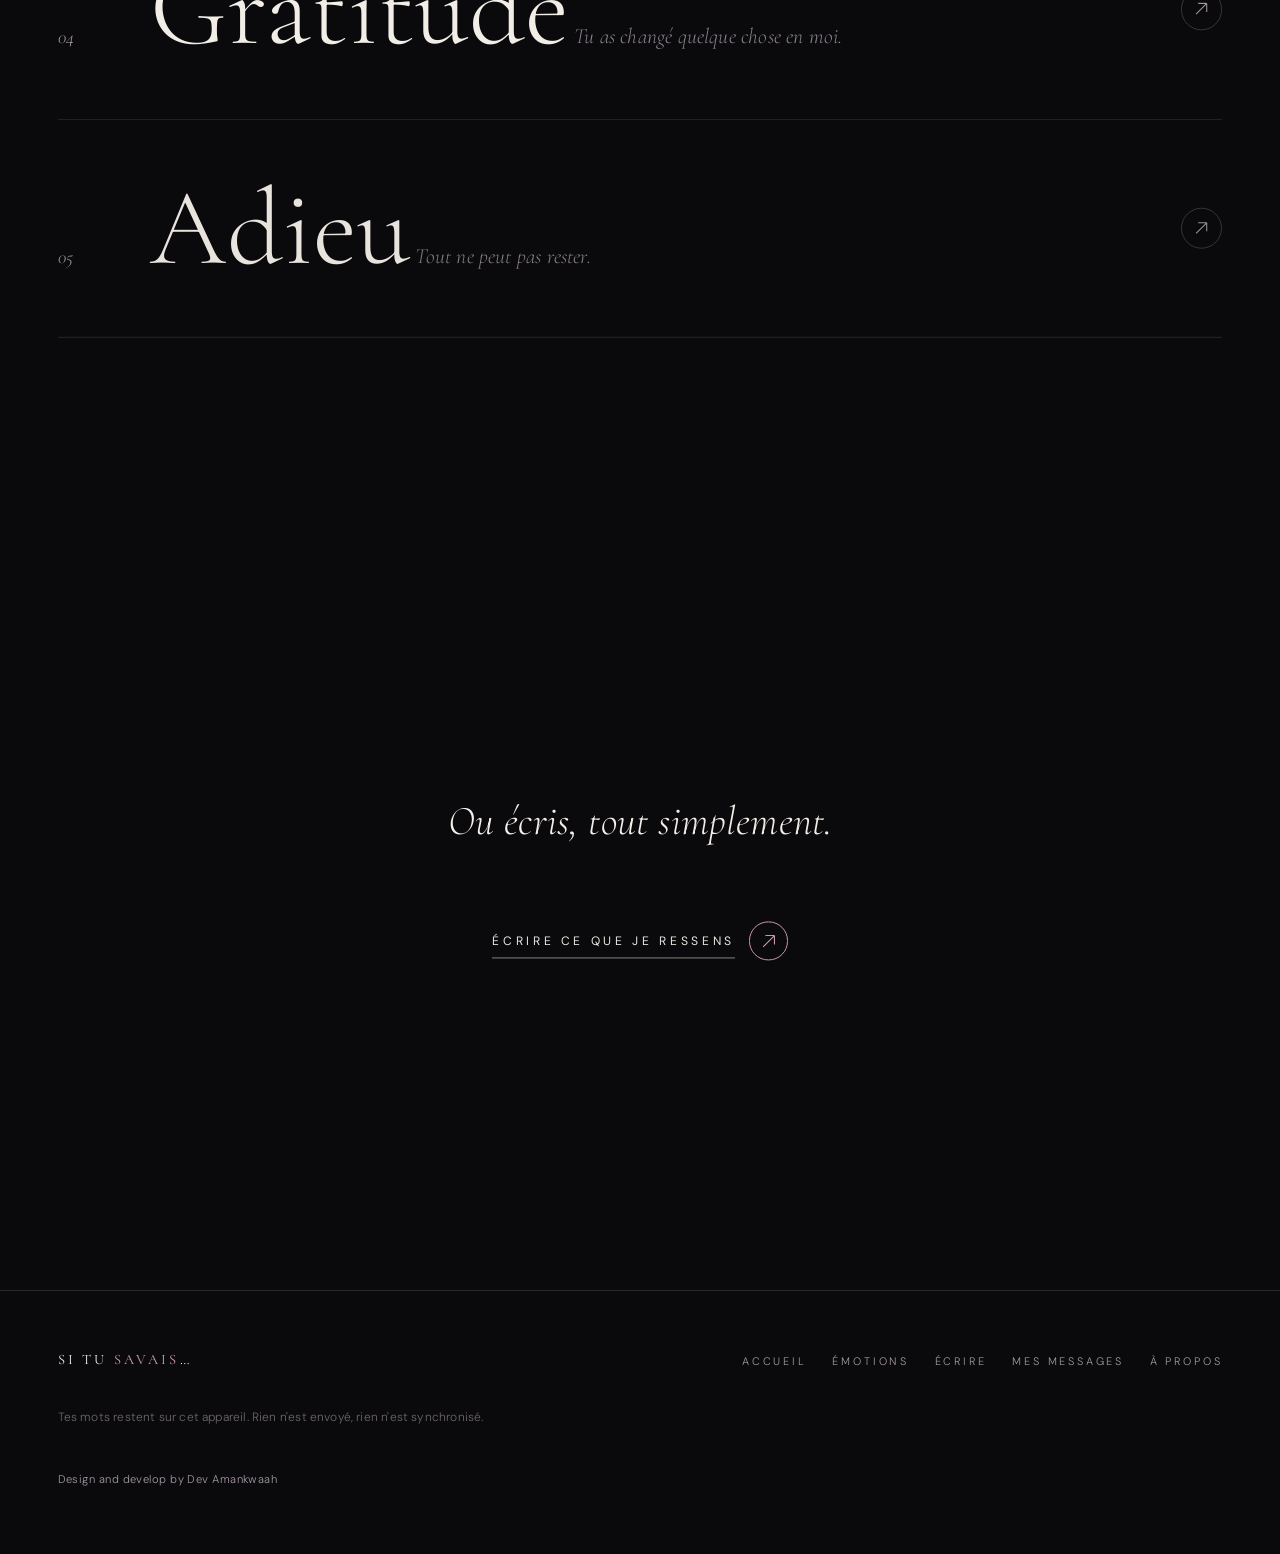
<file: emotions.html>
<!DOCTYPE html>
<html lang="fr" class="no-js">
<head>
  <meta charset="UTF-8">
  <meta name="viewport" content="width=device-width, initial-scale=1.0">
  <title>Les émotions — SI TU SAVAIS…</title>
  <meta name="description" content="Amour, regret, nostalgie, gratitude, adieu : cinq univers pour ce que tu n'as jamais dit.">
  <link rel="icon" href="data:image/svg+xml,%3Csvg xmlns='http://www.w3.org/2000/svg' viewBox='0 0 32 32'%3E%3Ccircle cx='16' cy='16' r='5' fill='#D6A0AD'/%3E%3C/svg%3E">

  <!-- Open Graph / Facebook -->
  <meta property="og:type" content="website">
  <meta property="og:url" content="https://emottion.vercel.app/emotions">
  <meta property="og:title" content="Les émotions — SI TU SAVAIS…">
  <meta property="og:description" content="Amour, regret, nostalgie, gratitude, adieu : cinq univers pour ce que tu n'as jamais dit.">
  <meta property="og:image" content="https://emottion.vercel.app/og-image.jpg">

  <!-- Twitter -->
  <meta property="twitter:card" content="summary_large_image">
  <meta property="twitter:url" content="https://emottion.vercel.app/emotions">
  <meta property="twitter:title" content="Les émotions — SI TU SAVAIS…">
  <meta property="twitter:description" content="Amour, regret, nostalgie, gratitude, adieu : cinq univers pour ce que tu n'as jamais dit.">
  <meta property="twitter:image" content="https://emottion.vercel.app/og-image.jpg">

  <link rel="preconnect" href="https://fonts.googleapis.com">
  <link rel="preconnect" href="https://fonts.gstatic.com" crossorigin>
  <link href="https://fonts.googleapis.com/css2?family=Cormorant+Garamond:ital,wght@0,300;0,400;0,500;1,300;1,400&family=DM+Sans:opsz,wght@9..40,300;9..40,400;9..40,500&display=swap" rel="stylesheet">
  <link rel="stylesheet" href="css/main.css">
  <script>document.documentElement.classList.remove('no-js');document.documentElement.classList.add('js');</script>
</head>
<body data-page="emotions" data-particle-density="26000">

  <a class="skip-link" href="#contenu">Aller au contenu</a>
  <canvas id="particles" aria-hidden="true"></canvas>
  <div class="aura" aria-hidden="true"></div>
  <div class="veil" id="veil" aria-hidden="true"></div>

  <header class="site-header">
    <a class="brand" href="index.html" data-nav="emotions">SI&nbsp;TU&nbsp;<em>SAVAIS</em>…</a>
    <nav class="nav-desktop" aria-label="Navigation principale">
      <ul class="nav-list">
        <li><a class="nav-link" href="index.html" data-nav="home">Accueil</a></li>
        <li><a class="nav-link" href="emotions.html" data-nav="emotions">Émotions</a></li>
        <li><a class="nav-link" href="ecrire.html" data-nav="ecrire">Écrire</a></li>
        <li><a class="nav-link" href="mes-messages.html" data-nav="messages">Mes messages</a></li>
        <li><a class="nav-link" href="a-propos.html" data-nav="about">À propos</a></li>
      </ul>
    </nav>
    <button class="nav-toggle" aria-expanded="false" aria-controls="menu-overlay" aria-label="Ouvrir le menu">
      <span></span><span></span>
    </button>
  </header>
  <div class="menu-overlay" id="menu-overlay">
    <ul class="menu-overlay__list">
      <li><a class="menu-overlay__link" href="index.html" data-nav="home"><span class="num">01</span>Accueil</a></li>
      <li><a class="menu-overlay__link" href="emotions.html" data-nav="emotions"><span class="num">02</span>Émotions</a></li>
      <li><a class="menu-overlay__link" href="ecrire.html" data-nav="ecrire"><span class="num">03</span>Écrire</a></li>
      <li><a class="menu-overlay__link" href="mes-messages.html" data-nav="messages"><span class="num">04</span>Mes messages</a></li>
      <li><a class="menu-overlay__link" href="a-propos.html" data-nav="about"><span class="num">05</span>À propos</a></li>
    </ul>
    <p class="menu-overlay__foot small-caps">Il y a des choses que le cœur ressent.</p>
  </div>

  <main id="contenu">

    <section class="emotions-hub-intro shell" aria-label="Les cinq émotions">
      <div class="eyebrow"><span class="small-caps" data-reveal="fade">Les cinq émotions</span></div>
      <h1 class="display-xl" data-reveal="lines" style="max-width:14ch">Cinq univers pour ce que tu n'as jamais dit.</h1>
      <p class="lead" data-reveal="fade" data-reveal-delay="0.3" style="margin-top:2.5rem">
        Chacun possède sa lumière, son rythme, sa respiration. Choisis celui qui te ressemble aujourd'hui.
      </p>
    </section>

    <section class="section shell" aria-label="Choisir une émotion">
      <div class="emotions-list">
        <a class="emotion-row" href="emotion-amour.html" style="--row-accent:#D6A0AD;--row-tint:rgba(214,160,173,.09);--rx:20%" data-reveal="fade" data-reveal-delay="0.00">
          <span class="emotion-row__num">01</span>
          <span class="emotion-row__body">
            <span class="emotion-row__name">Amour</span>
            <span class="emotion-row__quote">Ce que je n'ai jamais osé te dire.</span>
          </span>
          <span class="emotion-row__arrow" aria-hidden="true"><svg viewBox="0 0 12 12" fill="none"><path d="M1 11L11 1M11 1H3M11 1V9" stroke="currentColor" stroke-width="1"/></svg></span>
        </a>
        <a class="emotion-row" href="emotion-regret.html" style="--row-accent:#C4697E;--row-tint:rgba(168,66,88,.10);--rx:70%" data-reveal="fade" data-reveal-delay="0.07">
          <span class="emotion-row__num">02</span>
          <span class="emotion-row__body">
            <span class="emotion-row__name">Regret</span>
            <span class="emotion-row__quote">Si seulement j'avais trouvé les mots.</span>
          </span>
          <span class="emotion-row__arrow" aria-hidden="true"><svg viewBox="0 0 12 12" fill="none"><path d="M1 11L11 1M11 1H3M11 1V9" stroke="currentColor" stroke-width="1"/></svg></span>
        </a>
        <a class="emotion-row" href="emotion-nostalgie.html" style="--row-accent:#B9AECC;--row-tint:rgba(185,174,204,.09);--rx:35%" data-reveal="fade" data-reveal-delay="0.14">
          <span class="emotion-row__num">03</span>
          <span class="emotion-row__body">
            <span class="emotion-row__name">Nostalgie</span>
            <span class="emotion-row__quote">Certaines absences ne vieillissent jamais.</span>
          </span>
          <span class="emotion-row__arrow" aria-hidden="true"><svg viewBox="0 0 12 12" fill="none"><path d="M1 11L11 1M11 1H3M11 1V9" stroke="currentColor" stroke-width="1"/></svg></span>
        </a>
        <a class="emotion-row" href="emotion-gratitude.html" style="--row-accent:#E4C99B;--row-tint:rgba(228,201,155,.09);--rx:65%" data-reveal="fade" data-reveal-delay="0.21">
          <span class="emotion-row__num">04</span>
          <span class="emotion-row__body">
            <span class="emotion-row__name">Gratitude</span>
            <span class="emotion-row__quote">Tu as changé quelque chose en moi.</span>
          </span>
          <span class="emotion-row__arrow" aria-hidden="true"><svg viewBox="0 0 12 12" fill="none"><path d="M1 11L11 1M11 1H3M11 1V9" stroke="currentColor" stroke-width="1"/></svg></span>
        </a>
        <a class="emotion-row" href="emotion-adieu.html" style="--row-accent:#A49AA5;--row-tint:rgba(164,154,165,.08);--rx:45%" data-reveal="fade" data-reveal-delay="0.28">
          <span class="emotion-row__num">05</span>
          <span class="emotion-row__body">
            <span class="emotion-row__name">Adieu</span>
            <span class="emotion-row__quote">Tout ne peut pas rester.</span>
          </span>
          <span class="emotion-row__arrow" aria-hidden="true"><svg viewBox="0 0 12 12" fill="none"><path d="M1 11L11 1M11 1H3M11 1V9" stroke="currentColor" stroke-width="1"/></svg></span>
        </a>
      </div>
    </section>

    <section class="cta-final shell" aria-label="Écrire">
      <h2 class="verse" data-reveal="words">Ou écris, tout simplement.</h2>
      <div class="btn-row" data-reveal="fade" data-reveal-delay="0.25">
        <a class="btn btn--primary" href="ecrire.html">
          <span class="btn-line">Écrire ce que je ressens</span>
          <span class="btn-orb" aria-hidden="true"><svg viewBox="0 0 12 12" fill="none"><path d="M1 11L11 1M11 1H3M11 1V9" stroke="currentColor" stroke-width="1"/></svg></span>
        </a>
      </div>
    </section>
  </main>


  <footer class="site-footer">
    <div class="shell footer-inner">
      <a class="brand" href="index.html">SI&nbsp;TU&nbsp;<em>SAVAIS</em>…</a>
      <nav aria-label="Navigation pied de page">
        <ul>
          <li><a href="index.html">Accueil</a></li>
          <li><a href="emotions.html">Émotions</a></li>
          <li><a href="ecrire.html">Écrire</a></li>
          <li><a href="mes-messages.html">Mes messages</a></li>
          <li><a href="a-propos.html">À propos</a></li>
        </ul>
      </nav>
      <p class="footer-note">Tes mots restent sur cet appareil. Rien n'est envoyé, rien n'est synchronisé.</p>
      <p class="footer-credit"><a href="https://amankwaah-prince.site/" target="_blank" rel="noopener noreferrer">Design and develop by Dev Amankwaah</a></p>
    </div>
  </footer>
  <script src="assets/vendor/gsap.min.js"></script>
  <script src="assets/vendor/ScrollTrigger.min.js"></script>
  <script src="assets/vendor/lenis.min.js"></script>
  <script src="js/motion.js"></script>
  <script src="js/particles.js"></script>
  <script src="js/cursor.js"></script>
  <script src="js/store.js"></script>
  <script src="js/app.js"></script>
</body>
</html>
</file>
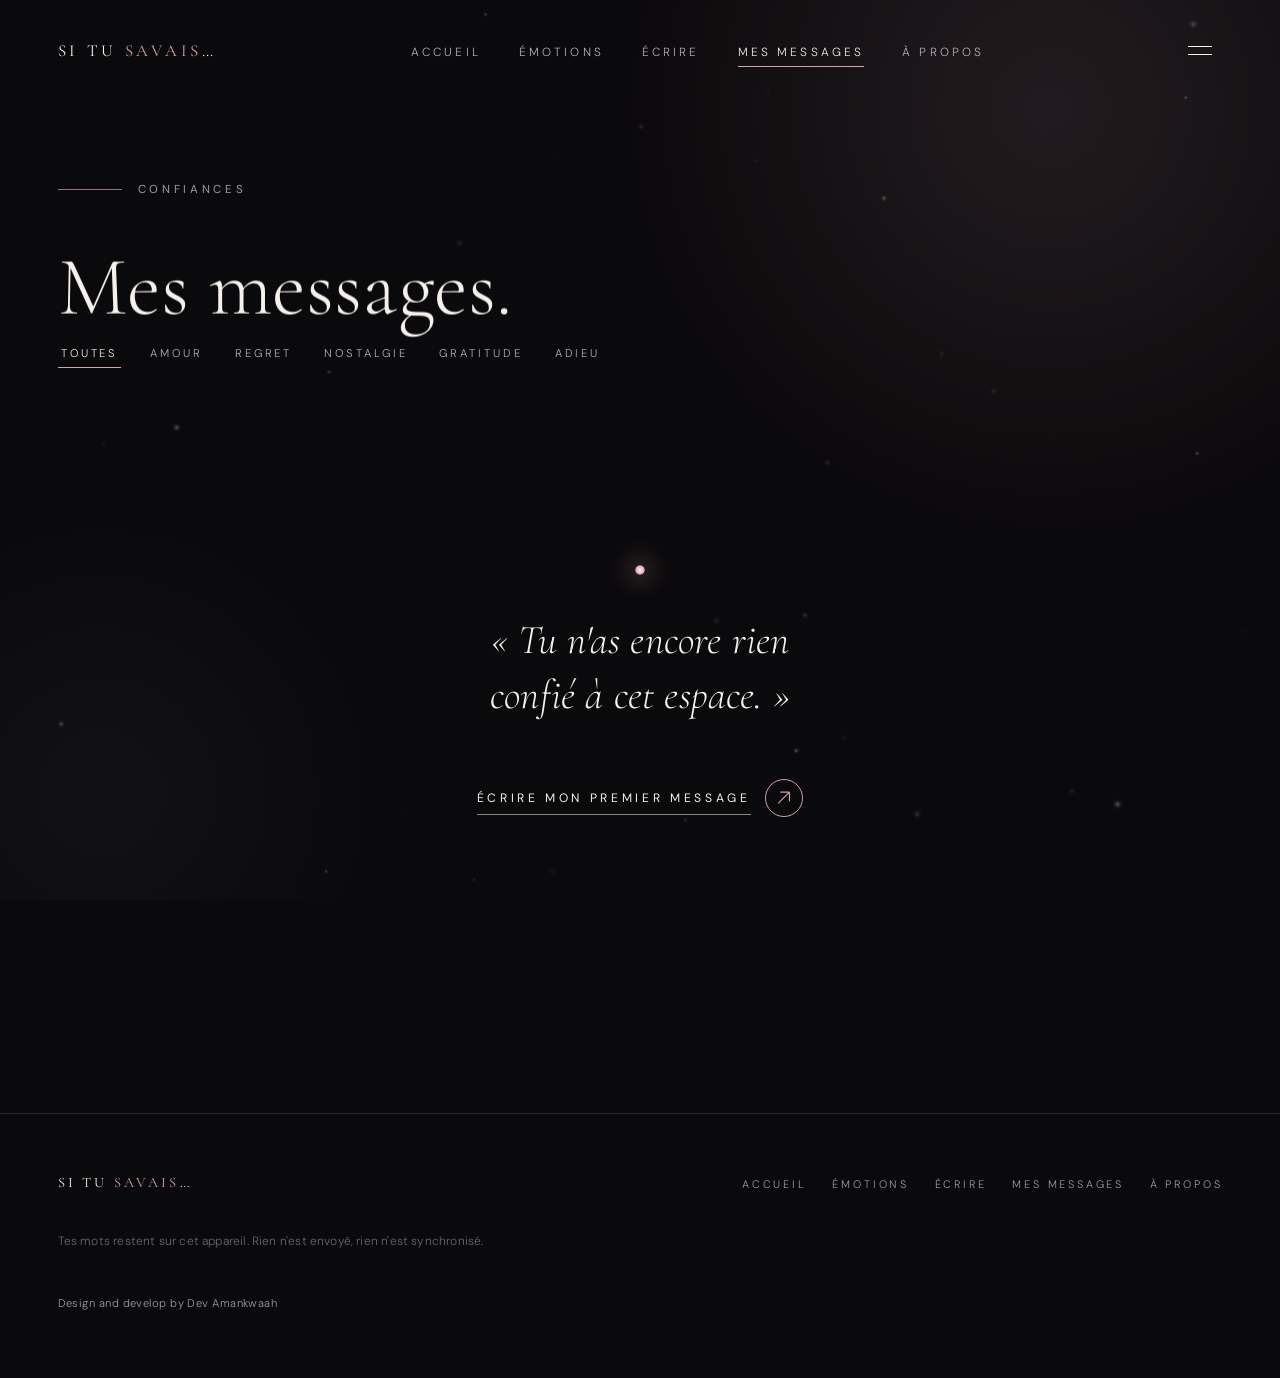
<file: mes-messages.html>
<!DOCTYPE html>
<html lang="fr" class="no-js">
<head>
  <meta charset="UTF-8">
  <meta name="viewport" content="width=device-width, initial-scale=1.0">
  <title>Mes messages — SI TU SAVAIS…</title>
  <meta name="description" content="Tes messages confiés à cet espace, conservés localement dans ton navigateur.">
  <link rel="icon" href="data:image/svg+xml,%3Csvg xmlns='http://www.w3.org/2000/svg' viewBox='0 0 32 32'%3E%3Ccircle cx='16' cy='16' r='5' fill='#D6A0AD'/%3E%3C/svg%3E">

  <!-- Open Graph / Facebook -->
  <meta property="og:type" content="website">
  <meta property="og:url" content="https://emottion.vercel.app/mes-messages">
  <meta property="og:title" content="Mes messages — SI TU SAVAIS…">
  <meta property="og:description" content="Tes messages confiés à cet espace, conservés localement dans ton navigateur.">
  <meta property="og:image" content="https://emottion.vercel.app/og-image.jpg">

  <!-- Twitter -->
  <meta property="twitter:card" content="summary_large_image">
  <meta property="twitter:url" content="https://emottion.vercel.app/mes-messages">
  <meta property="twitter:title" content="Mes messages — SI TU SAVAIS…">
  <meta property="twitter:description" content="Tes messages confiés à cet espace, conservés localement dans ton navigateur.">
  <meta property="twitter:image" content="https://emottion.vercel.app/og-image.jpg">

  <link rel="preconnect" href="https://fonts.googleapis.com">
  <link rel="preconnect" href="https://fonts.gstatic.com" crossorigin>
  <link href="https://fonts.googleapis.com/css2?family=Cormorant+Garamond:ital,wght@0,300;0,400;0,500;1,300;1,400&family=DM+Sans:opsz,wght@9..40,300;9..40,400;9..40,500&display=swap" rel="stylesheet">
  <link rel="stylesheet" href="css/main.css">
  <script>document.documentElement.classList.remove('no-js');document.documentElement.classList.add('js');</script>
</head>
<body data-page="messages" data-particle-density="30000">

  <a class="skip-link" href="#contenu">Aller au contenu</a>
  <canvas id="particles" aria-hidden="true"></canvas>
  <div class="aura" aria-hidden="true"></div>
  <div class="veil" id="veil" aria-hidden="true"></div>

  <header class="site-header">
    <a class="brand" href="index.html" data-nav="messages">SI&nbsp;TU&nbsp;<em>SAVAIS</em>…</a>
    <nav class="nav-desktop" aria-label="Navigation principale">
      <ul class="nav-list">
        <li><a class="nav-link" href="index.html" data-nav="home">Accueil</a></li>
        <li><a class="nav-link" href="emotions.html" data-nav="emotions">Émotions</a></li>
        <li><a class="nav-link" href="ecrire.html" data-nav="ecrire">Écrire</a></li>
        <li><a class="nav-link" href="mes-messages.html" data-nav="messages">Mes messages</a></li>
        <li><a class="nav-link" href="a-propos.html" data-nav="about">À propos</a></li>
      </ul>
    </nav>
    <button class="nav-toggle" aria-expanded="false" aria-controls="menu-overlay" aria-label="Ouvrir le menu">
      <span></span><span></span>
    </button>
  </header>
  <div class="menu-overlay" id="menu-overlay">
    <ul class="menu-overlay__list">
      <li><a class="menu-overlay__link" href="index.html" data-nav="home"><span class="num">01</span>Accueil</a></li>
      <li><a class="menu-overlay__link" href="emotions.html" data-nav="emotions"><span class="num">02</span>Émotions</a></li>
      <li><a class="menu-overlay__link" href="ecrire.html" data-nav="ecrire"><span class="num">03</span>Écrire</a></li>
      <li><a class="menu-overlay__link" href="mes-messages.html" data-nav="messages"><span class="num">04</span>Mes messages</a></li>
      <li><a class="menu-overlay__link" href="a-propos.html" data-nav="about"><span class="num">05</span>À propos</a></li>
    </ul>
    <p class="menu-overlay__foot small-caps">Il y a des choses que le cœur ressent.</p>
  </div>

  <main id="contenu">

    <section class="section shell" style="padding-top:clamp(9rem,20vh,13rem)" aria-label="Mes messages">
      <div class="eyebrow"><span class="small-caps" data-reveal="fade">Confiances</span></div>
      <h1 class="display-lg" data-reveal="lines" style="max-width:14ch">Mes messages.</h1>

      <div class="filters" role="group" aria-label="Filtrer par émotion" data-reveal="fade" data-reveal-delay="0.2">
        <button class="filter-btn" type="button" data-filter="all" aria-pressed="true">Toutes</button>
        <button class="filter-btn" type="button" data-filter="amour" aria-pressed="false">Amour</button>
        <button class="filter-btn" type="button" data-filter="regret" aria-pressed="false">Regret</button>
        <button class="filter-btn" type="button" data-filter="nostalgie" aria-pressed="false">Nostalgie</button>
        <button class="filter-btn" type="button" data-filter="gratitude" aria-pressed="false">Gratitude</button>
        <button class="filter-btn" type="button" data-filter="adieu" aria-pressed="false">Adieu</button>
      </div>

      <div id="messages-list"></div>

      <div class="empty-state" id="empty-state" hidden>
        <span class="empty-state__dot" aria-hidden="true"></span>
        <p class="verse" style="max-width:20ch">« Tu n'as encore rien confié à cet espace. »</p>
        <a class="btn btn--primary" href="ecrire.html">
          <span class="btn-line">Écrire mon premier message</span>
          <span class="btn-orb" aria-hidden="true"><svg viewBox="0 0 12 12" fill="none"><path d="M1 11L11 1M11 1H3M11 1V9" stroke="currentColor" stroke-width="1"/></svg></span>
        </a>
      </div>
    </section>
  </main>

    <!-- Lecture plein écran (hors de <main> pour couvrir header et footer) -->
    <div class="reveal-scene" id="reader" role="dialog" aria-modal="true" aria-label="Lecture du message">
      <div class="reveal-scene__body">
        <p class="small-caps reveal-scene__emotion" id="reader-emotion"></p>
        <p class="reveal-scene__msg" id="reader-msg"></p>
        <p class="reveal-scene__meta" id="reader-meta"></p>
      </div>
      <div class="reveal-scene__actions" id="reader-actions">
        <a class="btn btn--primary" id="reader-edit" href="ecrire.html">
          <span class="btn-line">Modifier</span>
        </a>
        <button class="btn btn--ghost" type="button" id="reader-delete">
          <span class="btn-line">Supprimer</span>
        </button>
        <button class="btn btn--ghost" type="button" id="reader-close">
          <span class="btn-line">Fermer</span>
        </button>
      </div>
      <p class="field__error" id="reader-confirm" style="position:absolute;bottom:6.5rem;left:0;right:0;text-align:center" role="alert"></p>
    </div>

  <footer class="site-footer">
    <div class="shell footer-inner">
      <a class="brand" href="index.html">SI&nbsp;TU&nbsp;<em>SAVAIS</em>…</a>
      <nav aria-label="Navigation pied de page">
        <ul>
          <li><a href="index.html">Accueil</a></li>
          <li><a href="emotions.html">Émotions</a></li>
          <li><a href="ecrire.html">Écrire</a></li>
          <li><a href="mes-messages.html">Mes messages</a></li>
          <li><a href="a-propos.html">À propos</a></li>
        </ul>
      </nav>
      <p class="footer-note">Tes mots restent sur cet appareil. Rien n'est envoyé, rien n'est synchronisé.</p>
      <p class="footer-credit"><a href="https://amankwaah-prince.site/" target="_blank" rel="noopener noreferrer">Design and develop by Dev Amankwaah</a></p>
    </div>
  </footer>
  <script src="assets/vendor/gsap.min.js"></script>
  <script src="assets/vendor/ScrollTrigger.min.js"></script>
  <script src="assets/vendor/lenis.min.js"></script>
  <script src="js/motion.js"></script>
  <script src="js/particles.js"></script>
  <script src="js/cursor.js"></script>
  <script src="js/store.js"></script>
  <script src="js/app.js"></script>
  <script src="js/pages/messages.js"></script>
</body>
</html>
</file>
<file: css/main.css>
/* ==========================================================================
   SI TU SAVAIS… — Design system
   Cinéma d'auteur × minimalisme éditorial × motion design
   ========================================================================== */

/* ---------- 1. Variables ---------- */
:root {
  --color-black: #0A090B;
  --color-dark: #151218;
  --color-white: #F5F0E9;
  --color-muted: #A49AA5;
  --color-muted-light: #B8B0B9;
  --color-pink: #D6A0AD;
  --color-red: #A84258;
  --color-red-soft: #C4697E; /* lisibilité accrue pour petits textes chauds */

  --font-display: "Cormorant Garamond", "Cormorant", Georgia, "Times New Roman", serif;
  --font-sans: "DM Sans", "Segoe UI", system-ui, sans-serif;

  --ease-cinema: cubic-bezier(0.19, 1, 0.22, 1);
  --ease-soft: cubic-bezier(0.33, 1, 0.68, 1);

  --shell: 1440px;
  --pad-x: clamp(1.25rem, 4.5vw, 4.5rem);
  --section-y: clamp(7rem, 16vh, 13rem);

  --hairline: 1px solid rgba(245, 240, 233, 0.14);
  --hairline-soft: 1px solid rgba(245, 240, 233, 0.07);
  --border-input: 1px solid rgba(245, 240, 233, 0.25);
  --border-input-focus: 1px solid rgba(214, 160, 173, 0.5);

  /* accent par univers (surchargeable) */
  --accent: var(--color-pink);
  --accent-dim: rgba(214, 160, 173, 0.14);
}

body[data-emotion="amour"]     { --accent: var(--color-pink);   --accent-dim: rgba(214,160,173,.13); }
body[data-emotion="regret"]    { --accent: var(--color-red-soft); --accent-dim: rgba(168,66,88,.16); }
body[data-emotion="nostalgie"] { --accent: #B9AECC;             --accent-dim: rgba(185,174,204,.10); }
body[data-emotion="gratitude"] { --accent: #E4C99B;             --accent-dim: rgba(228,201,155,.12); }
body[data-emotion="adieu"]     { --accent: var(--color-muted);  --accent-dim: rgba(164,154,165,.08); }

/* ---------- 2. Base ---------- */
*, *::before, *::after { box-sizing: border-box; }

html {
  scroll-behavior: smooth;
  -webkit-text-size-adjust: 100%;
}

html.is-locked { overflow: hidden; }

body {
  margin: 0;
  background: var(--color-black);
  color: var(--color-white);
  font-family: var(--font-sans);
  font-weight: 300;
  font-size: clamp(1rem, 0.4vw + 0.92rem, 1.125rem);
  line-height: 1.65;
  letter-spacing: 0.01em;
  overflow-x: clip;
  min-height: 100vh;
}

img, svg, canvas { display: block; max-width: 100%; }

::selection { background: var(--color-pink); color: var(--color-black); }

:focus-visible {
  outline: 2px solid var(--color-pink);
  outline-offset: 3px;
  border-radius: 1px;
}

a { color: inherit; text-decoration: none; }
button { font: inherit; color: inherit; background: none; border: none; cursor: pointer; }

/* Scrollbar discrète */
@supports (scrollbar-width: thin) {
  html { scrollbar-width: thin; scrollbar-color: rgba(245,240,233,.18) transparent; }
}

/* ---------- 3. Utilitaires ---------- */
.shell {
  width: min(100% - 2 * var(--pad-x), var(--shell));
  margin-inline: auto;
}

.visually-hidden {
  position: absolute; width: 1px; height: 1px; padding: 0; margin: -1px;
  overflow: hidden; clip: rect(0 0 0 0); white-space: nowrap; border: 0;
}

.skip-link {
  position: fixed; top: 0.75rem; left: 0.75rem; z-index: 500;
  padding: 0.7rem 1.1rem;
  background: var(--color-white); color: var(--color-black);
  font-family: var(--font-sans); font-size: 0.8rem; letter-spacing: 0.08em;
  text-transform: uppercase; text-decoration: none;
  transform: translateY(-300%);
  transition: transform 0.3s var(--ease-soft);
}
.skip-link:focus-visible { transform: translateY(0); }

.hairline-x { border-top: var(--hairline); }

.small-caps {
  font-family: var(--font-sans);
  font-size: 0.72rem;
  font-weight: 400;
  letter-spacing: 0.32em;
  text-transform: uppercase;
  color: var(--color-muted);
}

/* ---------- 4. Typographie expressive ---------- */
.display-xxl {
  font-family: var(--font-display);
  font-weight: 300;
  font-size: clamp(3.4rem, 13.5vw, 12.5rem);
  line-height: 0.95;
  letter-spacing: 0.015em;
  margin: 0;
}
.display-xl {
  font-family: var(--font-display);
  font-weight: 300;
  font-size: clamp(2.9rem, 9vw, 8rem);
  line-height: 1;
  margin: 0;
}
.display-lg {
  font-family: var(--font-display);
  font-weight: 300;
  font-size: clamp(2.3rem, 6.5vw, 5.5rem);
  line-height: 1.05;
  margin: 0;
}
.display-md {
  font-family: var(--font-display);
  font-weight: 300;
  font-size: clamp(1.7rem, 3.6vw, 3.1rem);
  line-height: 1.15;
  margin: 0;
}
.verse {
  font-family: var(--font-display);
  font-style: italic;
  font-weight: 300;
  font-size: clamp(1.5rem, 3.2vw, 2.9rem);
  line-height: 1.35;
  margin: 0;
}
.lead {
  font-family: var(--font-display);
  font-weight: 300;
  font-size: clamp(1.25rem, 2.2vw, 1.9rem);
  line-height: 1.5;
  color: var(--color-white);
  max-width: 34ch;
}
.meta { color: var(--color-muted); font-size: 0.85rem; }
.accent { color: var(--accent); }

/* Masques typographiques posés par le moteur JS */
.l { display: block; overflow: hidden; padding-bottom: 0.14em; margin-bottom: -0.14em; }
.l-in { display: block; will-change: transform; }
.w { display: inline-block; white-space: pre; }
.ch { display: inline-block; white-space: pre; will-change: transform; }

/* Défaillance douce : si le moteur ne démarre pas, tout reste visible */
html.no-anim [data-reveal],
html.no-js [data-reveal] { opacity: 1 !important; transform: none !important; filter: none !important; }
html.no-anim .l-in { transform: none !important; }
html.no-anim .ch { transform: none !important; opacity: 1 !important; }

/* ---------- 5. Couches d'ambiance ---------- */
#particles {
  position: fixed; inset: 0; z-index: 0;
  pointer-events: none;
}
.aura {
  position: fixed; inset: 0; z-index: 0; pointer-events: none;
  background:
    radial-gradient(58vw 58vw at 82% 12%, var(--accent-dim), transparent 62%),
    radial-gradient(44vw 44vw at 8% 88%, rgba(245,240,233,0.045), transparent 60%);
  opacity: 0;
}
html.no-js .aura, html.no-anim .aura { opacity: 1; }

.grain {
  position: fixed; inset: -50%; z-index: 90; pointer-events: none;
  width: 200%; height: 200%;
  background-image: url("data:image/svg+xml,%3Csvg xmlns='http://www.w3.org/2000/svg' width='240' height='240'%3E%3Cfilter id='n'%3E%3CfeTurbulence type='fractalNoise' baseFrequency='0.9' numOctaves='2' stitchTiles='stitch'/%3E%3C/filter%3E%3Crect width='100%25' height='100%25' filter='url(%23n)' opacity='0.5'/%3E%3C/svg%3E");
  opacity: 0.05;
  mix-blend-mode: overlay;
}

main { position: relative; z-index: 1; }

/* ---------- 6. Header / navigation ---------- */
.site-header {
  position: fixed; top: 0; left: 0; right: 0; z-index: 120;
  padding: 1.4rem var(--pad-x);
  display: flex; align-items: center; justify-content: space-between;
  mix-blend-mode: normal;
  opacity: 0; /* révélé par JS */
}
html.no-js .site-header, html.no-anim .site-header { opacity: 1; }

.brand {
  font-family: var(--font-display);
  font-size: 1.05rem;
  letter-spacing: 0.22em;
  text-transform: uppercase;
  font-weight: 400;
}
.brand em { font-style: normal; color: var(--color-pink); }

.nav-desktop { display: none; }
.nav-list {
  display: flex; gap: clamp(1.4rem, 3vw, 2.8rem);
  list-style: none; margin: 0; padding: 0;
}
.nav-link {
  position: relative;
  font-size: 0.74rem;
  letter-spacing: 0.26em;
  text-transform: uppercase;
  color: var(--color-muted-light);
  padding: 0.6rem 0;
  transition: color 0.4s var(--ease-soft);
}
.nav-link::after {
  content: "";
  position: absolute; left: 0; bottom: 0.15rem;
  width: 100%; height: 1px;
  background: currentColor;
  transform: scaleX(0); transform-origin: right;
  transition: transform 0.55s var(--ease-cinema);
}
.nav-link:hover, .nav-link:focus-visible { color: var(--color-white); }
.nav-link:hover::after, .nav-link:focus-visible::after { transform: scaleX(1); transform-origin: left; }
.nav-link[aria-current="page"] { color: var(--color-white); }
.nav-link[aria-current="page"]::after { transform: scaleX(1); background: var(--color-pink); }

@media (min-width: 900px) {
  .site-header { padding-block: 1.8rem; }
  .nav-desktop { display: block; }
  .nav-toggle { display: none; }
}

/* Bouton menu mobile */
.nav-toggle {
  position: relative; z-index: 310;
  display: inline-flex; flex-direction: column; justify-content: center; gap: 7px;
  width: 44px; height: 44px; padding: 10px;
}
.nav-toggle span {
  display: block; height: 1px; width: 100%;
  background: var(--color-white);
  transition: transform 0.5s var(--ease-cinema), opacity 0.3s;
}
.nav-toggle[aria-expanded="true"] span:nth-child(1) { transform: translateY(4px) rotate(45deg); }
.nav-toggle[aria-expanded="true"] span:nth-child(2) { transform: translateY(-4px) rotate(-45deg); }

/* Menu plein écran */
.menu-overlay {
  position: fixed; inset: 0; z-index: 300;
  display: grid; align-content: center;
  padding: var(--pad-x);
  background: rgba(10, 9, 11, 0.96);
  visibility: hidden; opacity: 0;
}
.menu-overlay.is-open { visibility: visible; }
.menu-overlay__list { list-style: none; margin: 0; padding: 0; display: grid; gap: 0.4rem; }
.menu-overlay__link {
  display: inline-block;
  font-family: var(--font-display);
  font-size: clamp(2.2rem, 9vw, 4rem);
  line-height: 1.25;
  color: var(--color-white);
}
.menu-overlay__link .num {
  font-family: var(--font-sans);
  font-size: 0.7rem; letter-spacing: 0.3em; color: var(--color-muted);
  margin-right: 1rem; vertical-align: super;
}
.menu-overlay__foot { margin-top: 3rem; }

/* ---------- 7. Boutons ---------- */
.btn {
  --btn-gap: 0.9rem;
  display: inline-flex; align-items: center; gap: var(--btn-gap);
  padding: 1.05rem 0.4rem;
  font-size: 0.76rem; font-weight: 400;
  letter-spacing: 0.3em; text-transform: uppercase;
  color: var(--color-white);
  min-height: 44px;
}
.btn .btn-line {
  position: relative; display: inline-block;
}
.btn .btn-line::after {
  content: ""; position: absolute; left: 0; bottom: -0.45rem;
  width: 100%; height: 1px; background: currentColor;
  transform: scaleX(1); transform-origin: left;
  transition: transform 0.6s var(--ease-cinema);
  opacity: 0.55;
}
.btn .btn-orb {
  display: inline-flex; align-items: center; justify-content: center;
  width: 2.4rem; height: 2.4rem;
  border: 1px solid rgba(245, 240, 233, 0.28);
  border-radius: 50%;
  transition: transform 0.6s var(--ease-cinema), background-color 0.4s, border-color 0.4s;
}
.btn .btn-orb svg { width: 0.85rem; height: 0.85rem; stroke: currentColor; }
.btn:hover .btn-orb, .btn:focus-visible .btn-orb {
  transform: translate(3px, -3px);
  background: var(--accent-dim);
  border-color: var(--accent);
}
.btn:hover .btn-line::after, .btn:focus-visible .btn-line::after { transform: scaleX(0.35); }
.btn--primary .btn-orb { border-color: var(--accent); color: var(--accent); }
.btn--ghost { color: var(--color-muted-light); }
.btn--ghost:hover, .btn--ghost:focus-visible { color: var(--color-white); }
.btn:disabled {
  opacity: 0.5;
  cursor: not-allowed;
  pointer-events: none;
}

.btn-row { display: flex; flex-wrap: wrap; gap: clamp(1.2rem, 3vw, 2.8rem); align-items: center; }

/* ---------- 8. Voile de transition entre pages ---------- */
.veil {
  position: fixed; inset: 0; z-index: 400;
  background: var(--color-black);
  transform: scaleY(0); transform-origin: top;
  pointer-events: none;
  visibility: hidden;
}
.veil::after {
  content: ""; position: absolute; left: 0; right: 0; top: 50%; height: 1px;
  background: linear-gradient(90deg, transparent, rgba(214,160,173,0.5), transparent);
}
html.no-js .veil, html.no-anim .veil { display: none; }

/* ---------- 9. Introduction cinématique ---------- */
.intro {
  position: fixed; inset: 0; z-index: 600;
  background: var(--color-black);
  display: grid; place-items: center;
  overflow: hidden;
}
html.no-js .intro { display: none; }

.intro__stage { position: relative; width: 100%; height: 100%; }
#intro-particles { position: absolute; inset: 0; }

.intro__core {
  position: absolute; left: 50%; top: 50%;
  width: 8px; height: 8px; margin: -4px 0 0 -4px;
  border-radius: 50%;
  background: radial-gradient(circle, #fff 0%, var(--color-pink) 55%, transparent 75%);
  box-shadow: 0 0 22px 4px rgba(214, 160, 173, 0.5), 0 0 90px 24px rgba(214, 160, 173, 0.16);
  opacity: 0;
}

.intro__phrase {
  position: absolute; inset: 0;
  display: grid; place-content: center; text-align: center;
  padding: 0 var(--pad-x);
}
.intro__phrase .verse { font-size: clamp(1.6rem, 4vw, 3.4rem); }

.intro__beam {
  position: absolute; left: 0; right: 0; top: 50%;
  height: 1px; margin-top: -0.5px;
  background: linear-gradient(90deg, transparent, var(--color-white) 18%, var(--color-pink) 50%, var(--color-white) 82%, transparent);
  transform: scaleX(0);
  box-shadow: 0 0 18px rgba(214,160,173,0.55);
  opacity: 0;
}

.intro__frag { /* fragments typographiques */
  position: absolute;
  font-family: var(--font-sans);
  font-size: 0.72rem; letter-spacing: 0.42em;
  text-transform: uppercase;
  color: var(--color-muted);
  opacity: 0;
  white-space: nowrap;
}

.intro__title {
  position: absolute; inset: 0;
  display: grid; place-content: center; text-align: center;
  padding: 0 var(--pad-x);
}
.intro__title .display-xxl { letter-spacing: 0.06em; }
.intro__title .glow {
  position: absolute; left: 50%; top: 50%;
  width: 72vmin; height: 72vmin; transform: translate(-50%, -50%);
  background: radial-gradient(circle, rgba(214,160,173,0.16), transparent 60%);
  opacity: 0; pointer-events: none;
}
.intro__title .tg { display: inline-block; overflow: hidden; padding-bottom: 0.1em; margin-bottom: -0.1em; }
.intro__title .tg-in { display: inline-block; will-change: transform; }

.intro__phrase2 {
  position: absolute; left: 0; right: 0; top: calc(50% + clamp(4.5rem, 16vw, 12rem));
  text-align: center; opacity: 0;
}
.intro__phrase2 .verse { font-size: clamp(1.1rem, 2.4vw, 1.8rem); color: var(--color-muted); }

.intro__skip {
  position: absolute; bottom: clamp(1.6rem, 5vh, 3.2rem); left: 50%;
  transform: translateX(-50%);
  font-size: 0.68rem; letter-spacing: 0.34em; text-transform: uppercase;
  color: var(--color-muted);
  padding: 0.9rem 1.2rem;
  opacity: 0;
  transition: color 0.4s;
}
.intro__skip:hover, .intro__skip:focus-visible { color: var(--color-white); }
.intro__skip::after {
  content: ""; position: absolute; left: 50%; bottom: 0.35rem;
  width: 3.5rem; height: 1px; margin-left: -1.75rem;
  background: currentColor; opacity: 0.4;
}

/* ---------- 10. Sections génériques ---------- */
.section { position: relative; padding-block: var(--section-y); }
.section--full { min-height: 100svh; display: grid; align-content: center; }

.eyebrow {
  display: flex; align-items: center; gap: 1rem;
  margin-bottom: clamp(2rem, 5vh, 3.5rem);
}
.eyebrow::before {
  content: ""; width: clamp(2rem, 5vw, 4rem); height: 1px;
  background: var(--accent); opacity: 0.7;
}

/* ---------- 11. Accueil — HERO ---------- */
.hero {
  min-height: 100svh;
  display: grid; align-content: end;
  padding-block: clamp(7rem, 18vh, 11rem) clamp(4rem, 9vh, 7rem);
  position: relative;
}
.hero__meta {
  position: absolute; top: 50%; right: var(--pad-x);
  transform: translateY(-50%) rotate(180deg);
  writing-mode: vertical-rl;
  display: none;
}
@media (min-width: 1100px) { .hero__meta { display: block; } }
.hero__index {
  position: absolute; top: clamp(7rem, 16vh, 10rem); right: var(--pad-x);
  font-family: var(--font-display); font-style: italic;
  color: var(--color-muted); font-size: clamp(0.95rem, 1.4vw, 1.2rem);
}
.hero__title { margin-bottom: clamp(2rem, 5vh, 3.5rem); }
.hero__title .row { display: block; }
.hero__title .indent { padding-left: clamp(2rem, 12vw, 12rem); }
.hero__sub { display: grid; gap: 1.1rem; max-width: 46ch; margin-bottom: clamp(2.6rem, 6vh, 4rem); }
.hero__sub p { margin: 0; color: var(--color-muted); font-size: clamp(1rem, 1.4vw, 1.2rem); }
.hero__sub p strong { color: var(--color-white); font-weight: 400; }
.hero__scroll {
  position: absolute; bottom: clamp(1.4rem, 4vh, 2.6rem); right: var(--pad-x);
  font-size: 0.65rem; letter-spacing: 0.3em; text-transform: uppercase; color: var(--color-muted);
  display: flex; align-items: center; gap: 0.8rem;
}
.hero__scroll::after {
  content: ""; width: 1px; height: 2.6rem; background: var(--color-muted); opacity: 0.5;
  animation: heroLine 2.6s var(--ease-soft) infinite;
}
@keyframes heroLine {
  0% { transform: scaleY(0); transform-origin: top; }
  50% { transform: scaleY(1); transform-origin: top; }
  51% { transform-origin: bottom; }
  100% { transform: scaleY(0); transform-origin: bottom; }
}

/* ---------- 12. Accueil — LE SILENCE ---------- */
.silence { height: 240vh; position: relative; }
.silence__sticky {
  position: sticky; top: 0; height: 100svh;
  display: grid; place-items: center;
  overflow: clip;
}
.silence__frame { text-align: center; padding: 0 var(--pad-x); position: relative; width: 100%; }
.silence__p { position: relative; }
.silence__p + .silence__p { position: absolute; inset: 0; display: grid; place-items: center; }
.silence__p .num {
  display: block; margin-bottom: 1.6rem;
  font-size: 0.68rem; letter-spacing: 0.4em; color: var(--color-muted);
}
.silence__rule {
  width: 1px; height: clamp(4rem, 12vh, 8rem);
  margin: 2.4rem auto 0; background: rgba(245,240,233,0.25);
  transform: scaleY(0); transform-origin: top;
}
html.no-js .silence, html.no-anim .silence { height: auto; }
html.no-js .silence__sticky, html.no-anim .silence__sticky { height: auto; padding-block: var(--section-y); position: relative; }
html.no-js .silence__p + .silence__p, html.no-anim .silence__p + .silence__p { position: static; margin-top: 4rem; }
html.no-js .silence__rule, html.no-anim .silence__rule { transform: none; }

/* ---------- 13. Accueil — LES CINQ ÉMOTIONS ---------- */
.emotions-list { display: block; }
.emotion-row {
  position: relative;
  display: grid;
  grid-template-columns: auto 1fr auto;
  align-items: baseline;
  gap: clamp(1rem, 4vw, 4rem);
  padding: clamp(2.4rem, 6vh, 4.2rem) 0;
  border-top: var(--hairline);
  overflow: clip;
}
.emotion-row:last-child { border-bottom: var(--hairline); }
.emotion-row::before {
  content: ""; position: absolute; inset: 0;
  background: radial-gradient(60vw 120% at var(--rx, 30%) 50%, var(--row-tint, rgba(214,160,173,.08)), transparent 70%);
  opacity: 0; transition: opacity 0.8s var(--ease-soft);
  pointer-events: none;
}
.emotion-row:hover::before, .emotion-row:focus-visible::before { opacity: 1; }
.emotion-row__num {
  font-family: var(--font-display); font-style: italic;
  color: var(--color-muted); font-size: clamp(0.9rem, 1.5vw, 1.25rem);
  min-width: 2.6rem;
}
.emotion-row__body { min-width: 0; }
.emotion-row__name {
  font-family: var(--font-display); font-weight: 300;
  font-size: clamp(2.6rem, 8.5vw, 7.5rem);
  line-height: 1;
  margin: 0;
  transition: transform 0.9s var(--ease-cinema), color 0.6s;
}
.emotion-row:hover .emotion-row__name,
.emotion-row:focus-visible .emotion-row__name { transform: translateX(clamp(0.6rem, 2vw, 2rem)); color: var(--row-accent, var(--color-pink)); }
.emotion-row__quote {
  margin: 0.9rem 0 0;
  font-family: var(--font-display); font-style: italic;
  color: var(--color-muted);
  font-size: clamp(1rem, 1.8vw, 1.35rem);
  max-width: 38ch;
  opacity: 0.85;
  transition: opacity 0.6s;
}
.emotion-row:hover .emotion-row__quote { opacity: 1; }
.emotion-row__arrow {
  align-self: center;
  width: 2.6rem; height: 2.6rem;
  display: grid; place-items: center;
  border: 1px solid rgba(245,240,233,0.2); border-radius: 50%;
  color: var(--color-muted);
  transition: transform 0.7s var(--ease-cinema), color 0.5s, border-color 0.5s;
}
.emotion-row__arrow svg { width: 0.8rem; height: 0.8rem; }
.emotion-row:hover .emotion-row__arrow,
.emotion-row:focus-visible .emotion-row__arrow {
  transform: rotate(45deg);
  color: var(--color-white); border-color: var(--row-accent, var(--color-pink));
}

/* ---------- 14. Accueil — MOTS JAMAIS ENVOYÉS ---------- */
.unsent { min-height: 110svh; display: grid; align-content: center; text-align: center; }
.unsent__stage {
  position: relative;
  min-height: clamp(16rem, 34vh, 24rem);
  display: grid; place-items: center;
  margin-block: clamp(2.5rem, 6vh, 4rem);
}
.unsent__item {
  position: absolute; inset: 0;
  display: grid; place-items: center;
  padding: 0 var(--pad-x);
  visibility: hidden;
}
.unsent__item.is-active { visibility: visible; }
.unsent__item .verse { max-width: 24ch; }
.unsent__count { margin-top: 1.2rem; }

/* ---------- 15. Accueil — CTA ---------- */
.cta-final { min-height: 90svh; display: grid; place-content: center; text-align: center; }
.cta-final .verse { max-width: 22ch; margin-inline: auto; }
.cta-final .btn-row { justify-content: center; margin-top: clamp(2.5rem, 6vh, 4rem); }

/* ---------- 16. Pages émotion ---------- */
.emotion-hero {
  min-height: 100svh;
  display: grid; align-content: center;
  position: relative;
  overflow: clip;
  padding-top: clamp(6rem, 14vh, 9rem);
}
.emotion-hero__num {
  position: absolute; top: clamp(6.5rem, 15vh, 9.5rem); left: var(--pad-x);
}
.emotion-hero__center { text-align: left; max-width: 1200px; }
.emotion-hero__name { margin: 1.2rem 0 2rem; }
.emotion-hero__phrase { max-width: 30ch; }
.emotion-hero__hint {
  position: absolute; bottom: clamp(1.6rem, 5vh, 3rem); left: 50%;
  transform: translateX(-50%);
  font-size: 0.66rem; letter-spacing: 0.34em; text-transform: uppercase;
  color: var(--color-muted);
}

/* mots flottants décoratifs (AMOUR / NOSTALGIE) */
.float-word {
  position: absolute;
  font-family: var(--font-display); font-style: italic;
  color: var(--color-muted);
  opacity: 0;
  pointer-events: none;
  white-space: nowrap;
}
.float-word--lg { font-size: clamp(1.4rem, 3vw, 2.6rem); color: rgba(245,240,233,0.4); }

/* fragments narratifs communs */
.fragments { display: grid; gap: clamp(5rem, 14vh, 9rem); }
.fragment { display: grid; grid-template-columns: 1fr min(56ch, 62%); gap: clamp(1.5rem, 4vw, 4rem); align-items: start; }
.fragment__num { color: var(--color-muted); padding-top: 0.6em; }
.fragment--right { grid-template-columns: min(56ch, 62%) 1fr; }
.fragment--right .fragment__num { order: 2; text-align: right; }
.fragment__text .verse { color: var(--color-white); }

.emotion-narration { border-top: var(--hairline); padding-top: clamp(3rem, 8vh, 5rem); }
.emotion-narration .narration {
  font-family: var(--font-display);
  font-size: clamp(1.3rem, 2.4vw, 2rem);
  line-height: 1.6;
  max-width: 52ch;
  color: var(--color-white);
}
.emotion-narration .narration em { color: var(--accent); font-style: italic; }

.emotion-next {
  border-top: var(--hairline);
  padding-block: clamp(4rem, 10vh, 7rem);
  display: grid; gap: clamp(2rem, 5vh, 3rem);
}
.emotion-next__row { display: flex; justify-content: space-between; align-items: center; gap: 2rem; flex-wrap: wrap; }
.next-link { display: inline-flex; align-items: baseline; gap: 1.2rem; }
.next-link .label { font-size: 0.68rem; letter-spacing: 0.3em; text-transform: uppercase; color: var(--color-muted); }
.next-link .target {
  font-family: var(--font-display);
  font-size: clamp(1.8rem, 4vw, 3.2rem);
  transition: color 0.5s, transform 0.8s var(--ease-cinema);
  display: inline-block;
}
.next-link:hover .target { color: var(--color-pink); transform: translateX(0.6rem); }

/* ---------- 17. Hub émotions ---------- */
.emotions-hub-intro { min-height: 78svh; display: grid; align-content: center; }

/* ---------- 18. Éditeur ---------- */
.editor-grid {
  display: grid; gap: clamp(3rem, 6vw, 5.5rem);
  grid-template-columns: 1fr;
}
@media (min-width: 1000px) {
  .editor-grid { grid-template-columns: minmax(0, 7fr) minmax(0, 5fr); align-items: start; }
}
.field { display: grid; gap: 0.7rem; margin-bottom: 2.4rem; border: none; padding: 0; }
.field > label, .field > .field-label {
  font-size: 0.7rem; letter-spacing: 0.3em; text-transform: uppercase; color: var(--color-muted-light);
  font-weight: 500;
}
.field input, .field select, .field textarea {
  font-family: var(--font-display);
  font-size: 1.25rem;
  color: var(--color-white);
  background: rgba(21, 18, 24, 0.3);
  border: var(--border-input);
  border-radius: 6px;
  padding: 0.9rem 1rem;
  width: 100%;
  transition: border-color 0.3s, background-color 0.3s, box-shadow 0.3s;
}
.field input::placeholder, .field textarea::placeholder {
  color: rgba(164, 154, 165, 0.7);
}
.field textarea { min-height: 11rem; resize: vertical; line-height: 1.6; }
.field input:focus, .field select:focus, .field textarea:focus {
  outline: none;
  border-color: var(--border-input-focus);
  background: rgba(21, 18, 24, 0.5);
  box-shadow: 0 0 0 2px rgba(214, 160, 173, 0.15);
}
.field input:hover, .field select:hover, .field textarea:hover {
  border-color: rgba(245, 240, 233, 0.35);
}
.field select {
  appearance: none; -webkit-appearance: none;
  background-image: url("data:image/svg+xml,%3Csvg xmlns='http://www.w3.org/2000/svg' width='12' height='8' viewBox='0 0 12 8'%3E%3Cpath d='M1 1l5 5 5-5' fill='none' stroke='%23B8B0B9' stroke-width='1.5'/%3E%3C/svg%3E");
  background-repeat: no-repeat; background-position: right 1rem center;
  background-color: rgba(21, 18, 24, 0.3);
  cursor: pointer;
  padding-right: 2.5rem;
}
.field select option { background: var(--color-dark); color: var(--color-white); }
.field__hint { display: flex; justify-content: space-between; gap: 1rem; }
.field__error { color: var(--color-red-soft); font-size: 0.85rem; min-height: 1.2em; margin: 0; }
.field__error:not(:empty) { padding-top: 0.25rem; }

/* aperçu live */
.preview { position: sticky; top: 7rem; }
.preview__stage {
  position: relative;
  border: var(--hairline-soft);
  padding: clamp(2rem, 4vw, 3.2rem);
  min-height: 22rem;
  display: grid; grid-template-rows: auto 1fr auto; gap: 1.5rem;
  background: radial-gradient(80% 60% at 50% 0%, rgba(214,160,173,0.05), transparent 70%);
}
.preview__msg {
  font-family: var(--font-display); font-style: italic;
  font-size: clamp(1.3rem, 2vw, 1.7rem); line-height: 1.55;
  overflow-wrap: break-word;
}
.preview__placeholder { color: rgba(245,240,233,0.35); }
.preview__sign { text-align: right; color: var(--color-muted); font-family: var(--font-display); font-size: 1.1rem; }

/* Scène de révélation */
.reveal-scene {
  position: fixed; inset: 0; z-index: 350;
  background: var(--color-black);
  display: grid;
  grid-template-rows: 1fr auto;
  padding: clamp(2rem, 6vh, 4rem) var(--pad-x);
  visibility: hidden; opacity: 0;
}
.reveal-scene.is-open { visibility: visible; }
.preview__msg, .reveal-scene__msg { white-space: pre-wrap; }
.reveal-scene__body { display: grid; place-content: center; text-align: center; gap: 2.2rem; }
.reveal-scene__emotion { justify-self: center; }
.reveal-scene__msg {
  font-family: var(--font-display); font-style: italic;
  font-size: clamp(1.6rem, 3.6vw, 3rem); line-height: 1.5;
  max-width: 30ch; margin-inline: auto;
  overflow-wrap: break-word;
}
.reveal-scene__meta { color: var(--color-muted); font-family: var(--font-display); font-size: 1.15rem; }
.reveal-scene__actions {
  display: flex; flex-wrap: wrap; justify-content: center; gap: clamp(1rem, 3vw, 2.4rem);
  padding-top: clamp(1.5rem, 4vh, 2.5rem);
}

/* ---------- 19. Mes messages ---------- */
.filters { display: flex; flex-wrap: wrap; gap: 0.6rem 1.6rem; margin-bottom: clamp(2.5rem, 6vh, 4rem); }
.filter-btn {
  font-size: 0.7rem; letter-spacing: 0.26em; text-transform: uppercase;
  color: var(--color-muted-light); padding: 0.8rem 0.2rem; min-height: 44px;
  position: relative;
  transition: color 0.4s;
}
.filter-btn::after {
  content: ""; position: absolute; left: 0; bottom: 0.45rem; width: 100%; height: 1px;
  background: var(--color-pink); transform: scaleX(0); transform-origin: left;
  transition: transform 0.5s var(--ease-cinema);
}
.filter-btn[aria-pressed="true"] { color: var(--color-white); }
.filter-btn[aria-pressed="true"]::after { transform: scaleX(1); }

.msg-row {
  display: grid;
  grid-template-columns: minmax(0, 1fr) auto;
  gap: 1rem 2rem;
  align-items: baseline;
  width: 100%; text-align: left;
  padding: clamp(1.8rem, 4vh, 2.6rem) 0;
  border-top: var(--hairline);
  transition: transform 0.8s var(--ease-cinema);
}
.msg-row:hover, .msg-row:focus-visible { transform: translateX(0.8rem); }
.msg-row:last-of-type { border-bottom: var(--hairline); }
.msg-row__emotion { grid-column: 1 / -1; color: var(--msg-accent, var(--color-pink)); }
.msg-row__excerpt {
  margin: 0;
  font-family: var(--font-display); font-style: italic;
  font-size: clamp(1.15rem, 2vw, 1.55rem);
  color: var(--color-white);
  overflow: hidden; text-overflow: ellipsis; white-space: nowrap;
}
.msg-row__meta { color: var(--color-muted); font-size: 0.82rem; white-space: nowrap; }

.empty-state {
  min-height: 60svh; display: grid; place-content: center; justify-items: center;
  text-align: center; gap: 2.4rem;
}
.empty-state__dot {
  width: 10px; height: 10px; border-radius: 50%;
  background: radial-gradient(circle, #fff 0%, var(--color-pink) 60%, transparent 78%);
  box-shadow: 0 0 26px 6px rgba(214,160,173,0.35);
}

/* ---------- 20. À propos ---------- */
.about-opening { min-height: 85svh; display: grid; align-content: center; }
.about-body { display: grid; gap: clamp(3rem, 8vh, 5rem); max-width: 62ch; }
.about-body p { font-size: clamp(1.05rem, 1.6vw, 1.3rem); color: var(--color-muted); }
.about-body p strong { color: var(--color-white); font-weight: 400; }
.about-close { padding-block: clamp(6rem, 16vh, 11rem); text-align: center; }

/* ---------- 21. Pied de page ---------- */
.site-footer {
  position: relative; z-index: 1;
  border-top: var(--hairline);
  padding-block: clamp(2.5rem, 6vh, 4rem);
}
.footer-inner {
  display: flex; flex-wrap: wrap; gap: 1.5rem 3rem; justify-content: space-between; align-items: center;
}
.footer-inner .brand { font-size: 0.9rem; }
.footer-inner nav ul { display: flex; flex-wrap: wrap; gap: 1.6rem; list-style: none; margin: 0; padding: 0; }
.footer-inner nav a { font-size: 0.68rem; letter-spacing: 0.26em; text-transform: uppercase; color: var(--color-muted); transition: color 0.4s; }
.footer-inner nav a:hover { color: var(--color-white); }
.footer-note { width: 100%; margin-top: 0.6rem; color: rgba(164,154,165,0.65); font-size: 0.75rem; }
.footer-credit { width: 100%; margin-top: 0.4rem; font-size: 0.7rem; letter-spacing: 0.04em; color: rgba(164,154,165,0.55); }
.footer-credit a { color: var(--color-muted); transition: color 0.4s; }
.footer-credit a:hover { color: var(--color-pink); }

/* ---------- 22. Toast ---------- */
.toast {
  position: fixed; bottom: 1.6rem; left: 50%; z-index: 360;
  transform: translate(-50%, 140%);
  background: var(--color-dark);
  border: var(--hairline);
  padding: 0.9rem 1.6rem;
  font-size: 0.85rem; letter-spacing: 0.04em;
  color: var(--color-white);
  max-width: min(90vw, 34rem);
  text-align: center;
  transition: transform 0.7s var(--ease-cinema);
}
.toast.is-visible { transform: translate(-50%, 0); }

/* ---------- 23. Curseur personnalisé ---------- */
.cursor-dot, .cursor-ring {
  position: fixed; top: 0; left: 0; z-index: 700;
  pointer-events: none;
  border-radius: 50%;
  opacity: 0;
}
.cursor-dot { width: 5px; height: 5px; margin: -2.5px 0 0 -2.5px; background: var(--color-white); }
.cursor-ring {
  width: 38px; height: 38px; margin: -19px 0 0 -19px;
  border: 1px solid rgba(245, 240, 233, 0.4);
  transition: width 0.45s var(--ease-soft), height 0.45s var(--ease-soft),
              margin 0.45s var(--ease-soft), border-color 0.45s, background-color 0.45s, border-radius 0.45s;
}
html.cursor-hover .cursor-ring {
  width: 64px; height: 64px; margin: -32px 0 0 -32px;
  border-color: var(--color-pink);
  background: rgba(214, 160, 173, 0.07);
}
html.cursor-text .cursor-ring {
  width: 4px; height: 44px; margin: -22px 0 0 -2px;
  border-radius: 2px;
  border-color: rgba(245,240,233,0.7);
  background: transparent;
}
html.cursor-hidden .cursor-dot, html.cursor-hidden .cursor-ring { opacity: 0 !important; }
html.has-cursor, html.has-cursor a, html.has-cursor button,
html.has-cursor input, html.has-cursor textarea, html.has-cursor select, html.has-cursor label { cursor: none; }

/* ---------- 24. Reduced motion ---------- */
@media (prefers-reduced-motion: reduce) {
  html { scroll-behavior: auto; }
  *, *::before, *::after {
    animation-duration: 0.01ms !important;
    animation-iteration-count: 1 !important;
    transition-duration: 0.15s !important;
  }
  .hero__scroll::after { animation: none; transform: none; }
}

/* ---------- 25. Petit écran ---------- */
@media (max-width: 720px) {
  .emotion-row { grid-template-columns: auto 1fr; }
  .emotion-row__arrow { display: none; }
  .fragment, .fragment--right { grid-template-columns: 1fr; }
  .fragment--right .fragment__num { order: 0; text-align: left; }
  .msg-row { grid-template-columns: 1fr; }
  .msg-row__meta { white-space: normal; }
  .site-header { padding-block: 1.1rem; }
  .display-xxl { letter-spacing: 0.04em; }
}

/* ---------- 26. Masques & panneaux (intro / héros) ---------- */
.iline { display: block; overflow: hidden; padding-bottom: 0.14em; margin-bottom: -0.14em; }
.iline > span { display: block; will-change: transform; }
.iline + .iline { margin-top: 0.35em; }

.hrow { display: block; overflow: hidden; padding-bottom: 0.12em; margin-bottom: -0.12em; }
.hrow-in { display: block; will-change: transform; }

.intro-title-text { letter-spacing: 0.06em; }

.intro__panel {
  position: absolute; left: 0; right: 0; height: 50.5%;
  background: var(--color-black);
  z-index: 0;
}
.intro__panel--top { top: 0; transform-origin: top center; }
.intro__panel--bottom { bottom: 0; transform-origin: bottom center; }
#intro-particles { z-index: 1; }
.intro__stage { z-index: 2; }
.intro__fragments {
  position: absolute; inset: 0; z-index: 3;
  pointer-events: none;
}
.intro .intro__phrase, .intro .intro__title { z-index: 4; }
.intro__skip { z-index: 5; }

/* Replis statiques : les mots jamais envoyés restent lisibles sans animation */
html.no-js .unsent__item, html.no-anim .unsent__item {
  position: static; visibility: visible;
  display: block; margin-bottom: 2.2rem;
}
html.no-js .unsent__stage, html.no-anim .unsent__stage {
  min-height: 0; display: block; margin-block: 2.5rem;
}
html.no-js .hero__title .hrow-in, html.no-anim .hero__title .hrow-in { transform: none !important; }

/* ---------- 27. Décorations propres aux univers ---------- */
/* GRATITUDE — lumière chaude qui s'ouvre */
.gratitude-light {
  position: absolute; left: 50%; top: 42%;
  width: 88vmin; height: 88vmin;
  transform: translate(-50%, -50%) scale(0.45);
  background: radial-gradient(circle, rgba(228, 201, 155, 0.20), rgba(228, 201, 155, 0.05) 45%, transparent 68%);
  opacity: 0.15; pointer-events: none; will-change: transform, opacity;
}
html.no-anim .gratitude-light { transform: translate(-50%, -50%); opacity: 0.6; }

/* NOSTALGIE — brume de mots flous */
.mist { position: absolute; inset: 0; pointer-events: none; }
.depth-word {
  position: absolute;
  font-family: var(--font-display); font-style: italic;
  font-size: clamp(1.2rem, 2.6vw, 2.2rem);
  color: rgba(185, 174, 204, 0.4);
  filter: blur(3px);
  opacity: 0.35;
  will-change: transform;
}

/* REGRET — interruption : une ligne qui coupe */
.regret-cut {
  height: 1px; width: 100%;
  background: linear-gradient(90deg, transparent, rgba(196, 105, 126, 0.55) 30%, rgba(196, 105, 126, 0.55) 70%, transparent);
  margin-block: clamp(2.5rem, 6vh, 4rem);
  transform: scaleX(0); transform-origin: left center;
}
html.no-anim .regret-cut { transform: none; }

/* ADIEU — dispersion finale */
.adieu-disperse { will-change: letter-spacing, opacity; }
</file>
